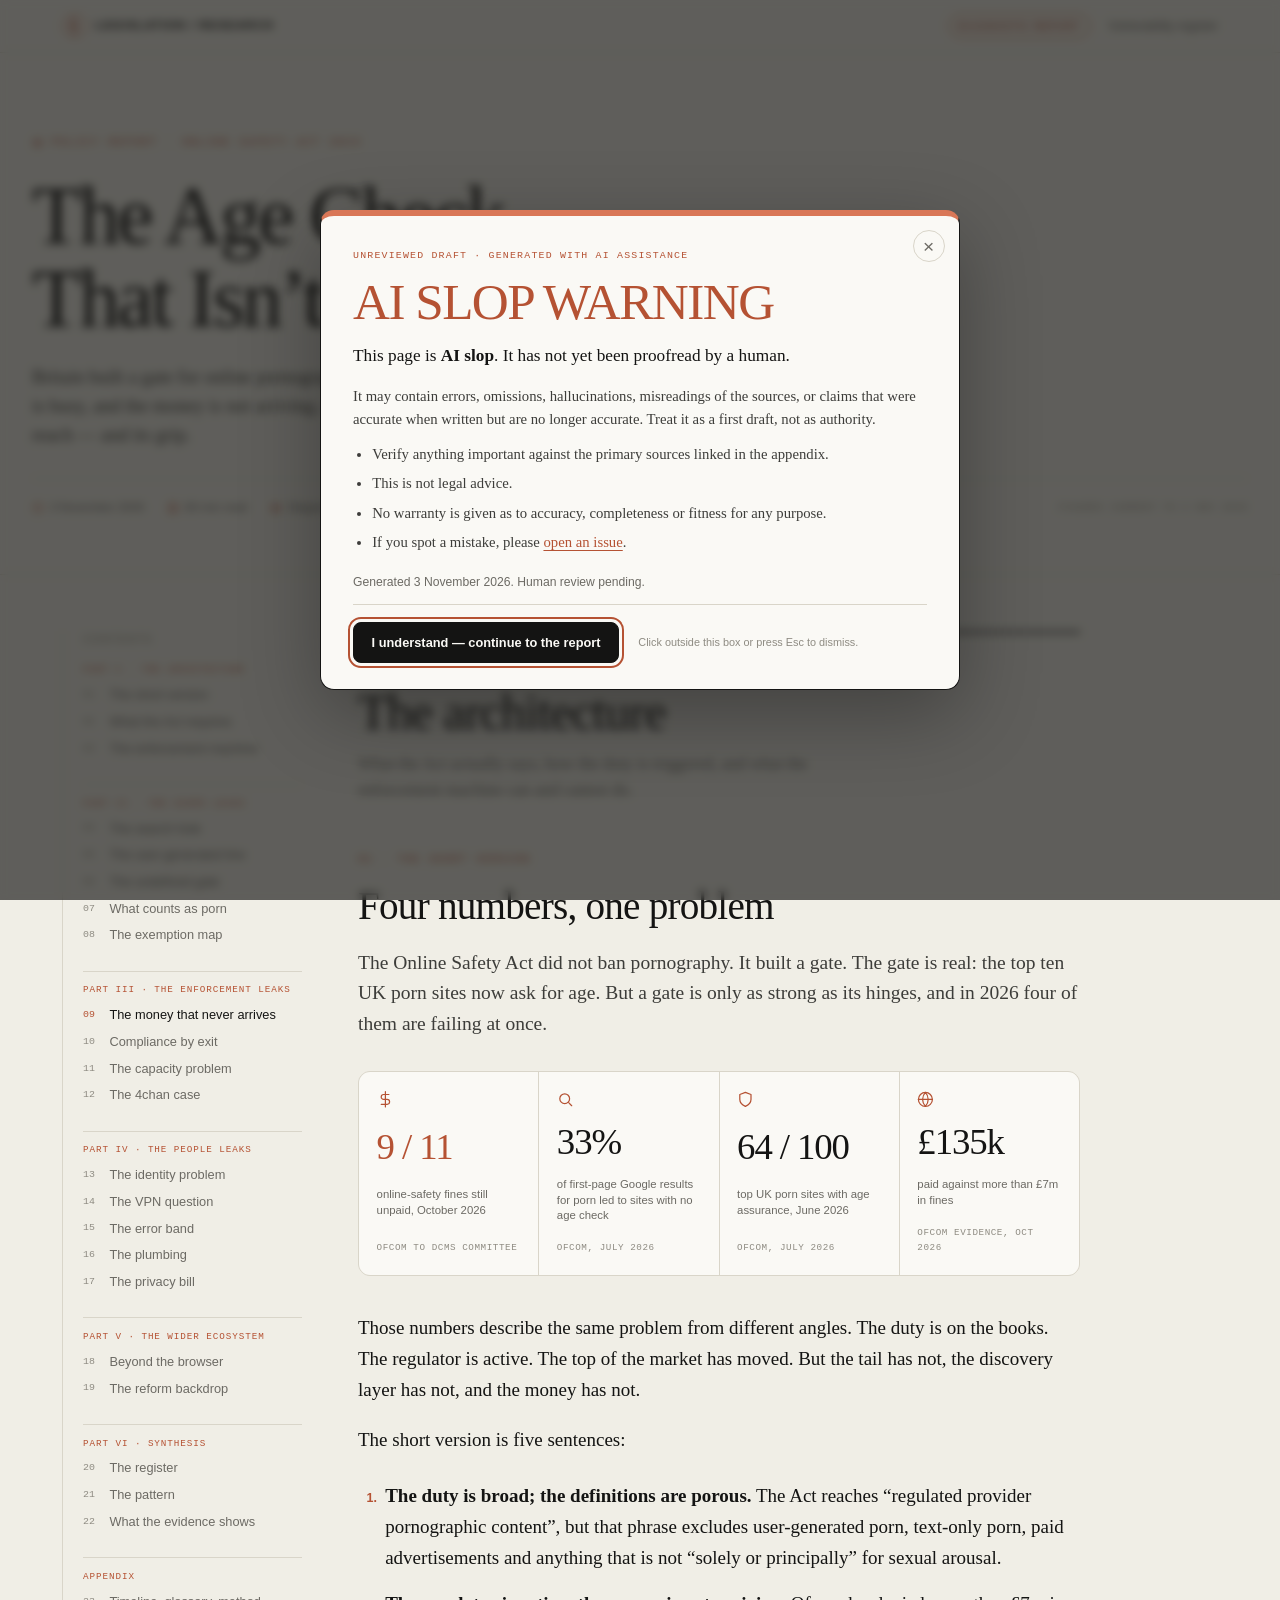
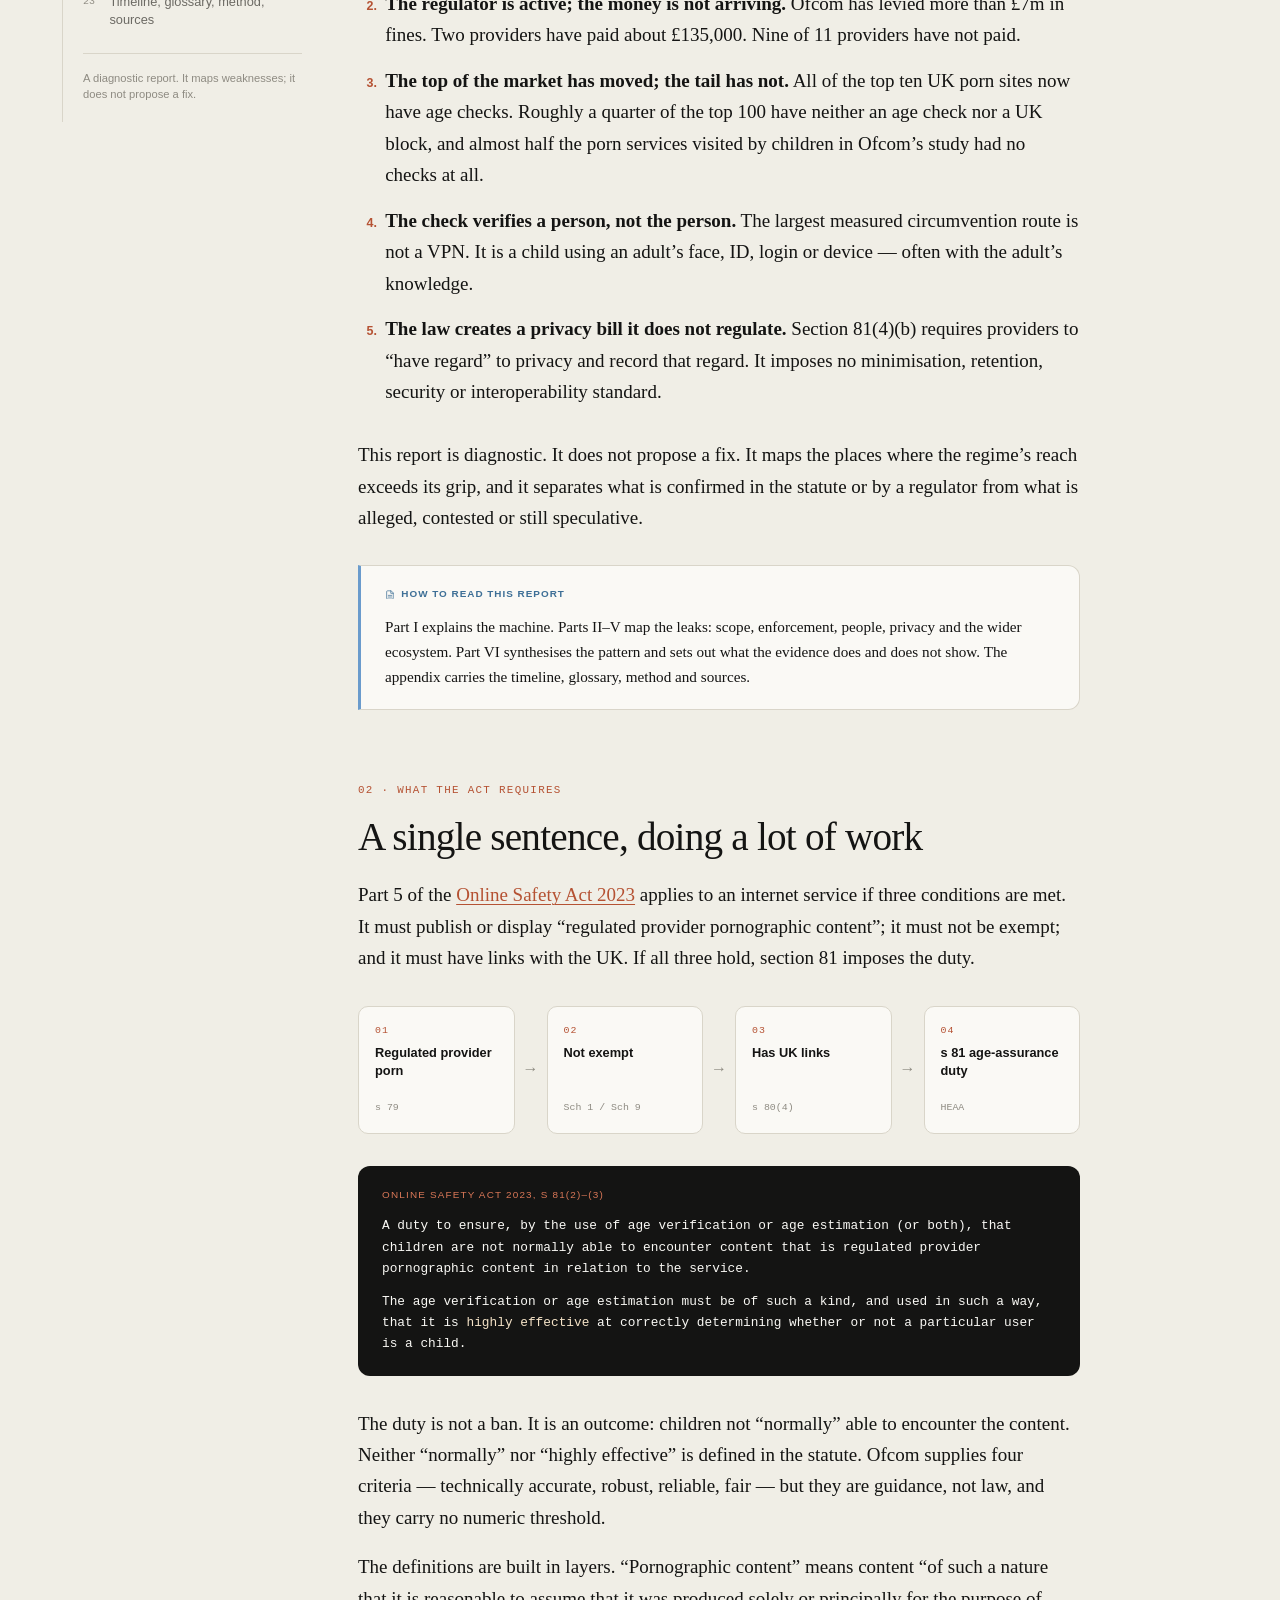
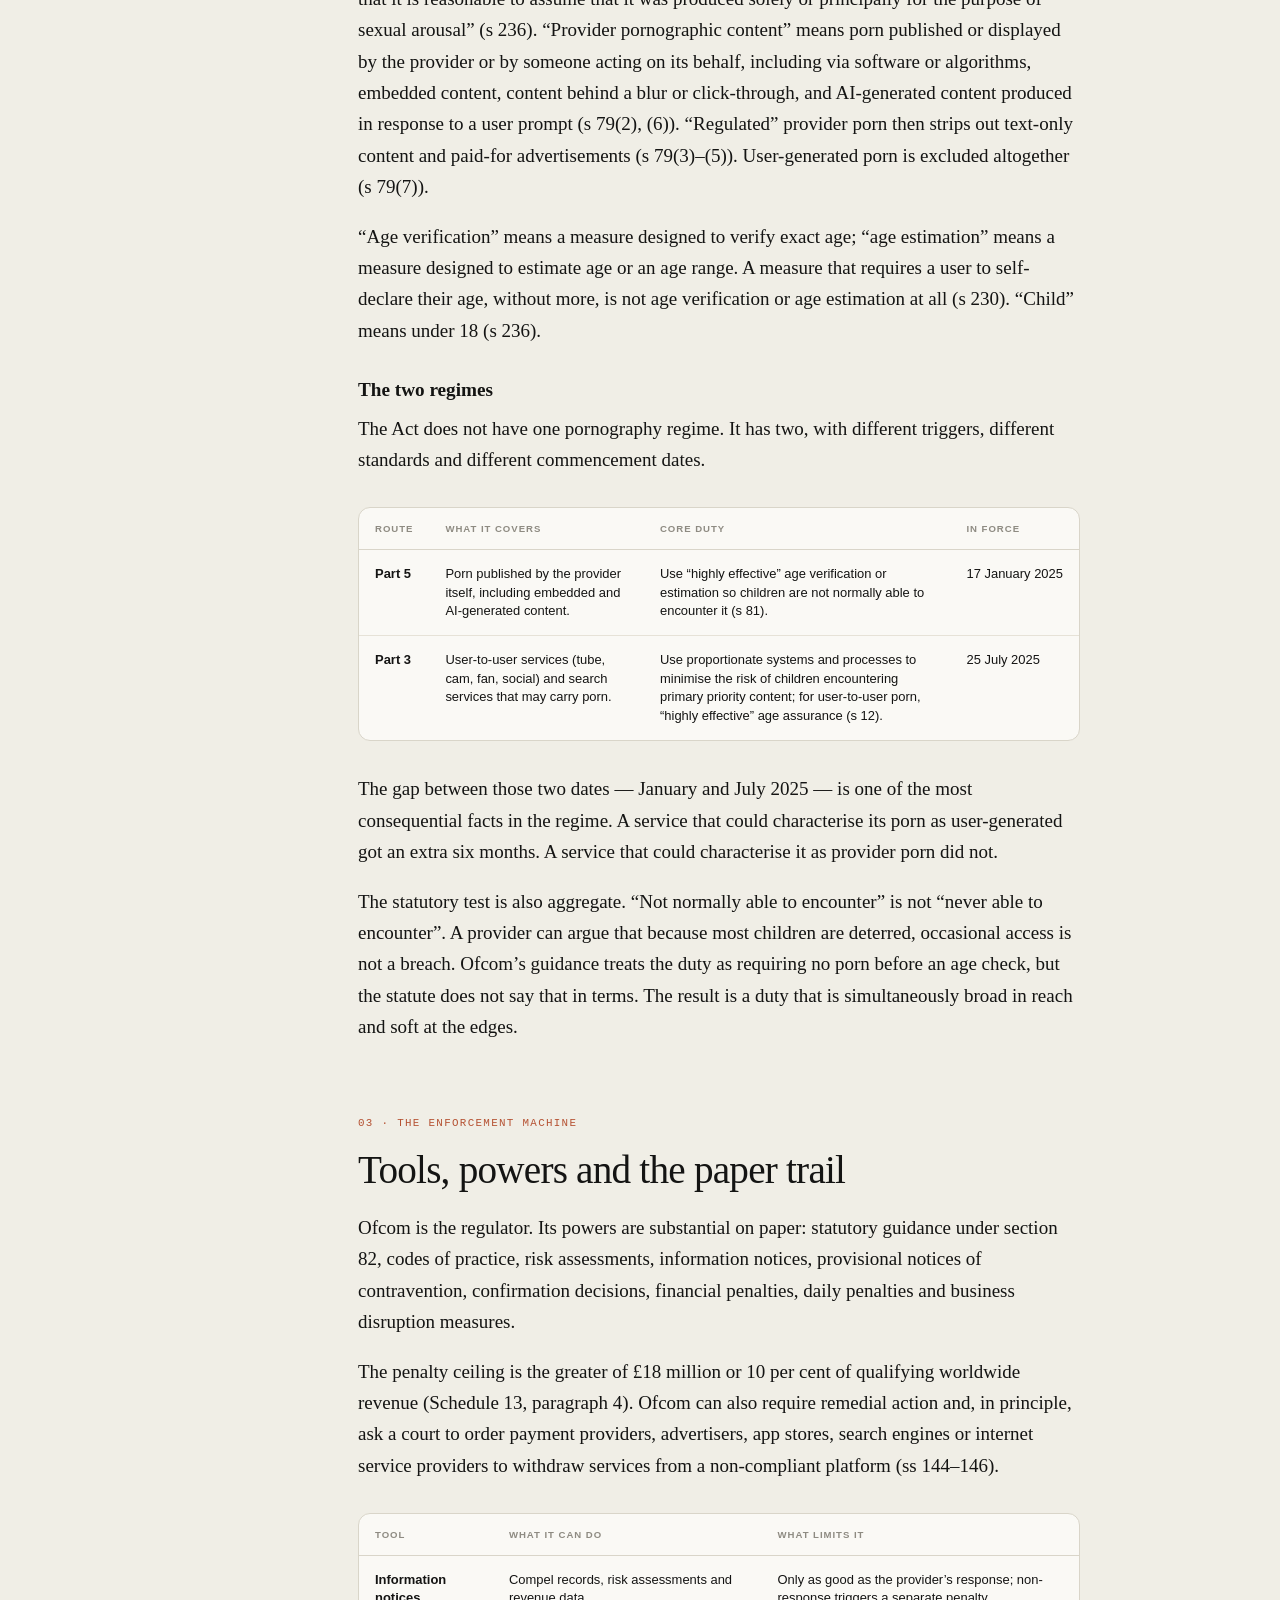
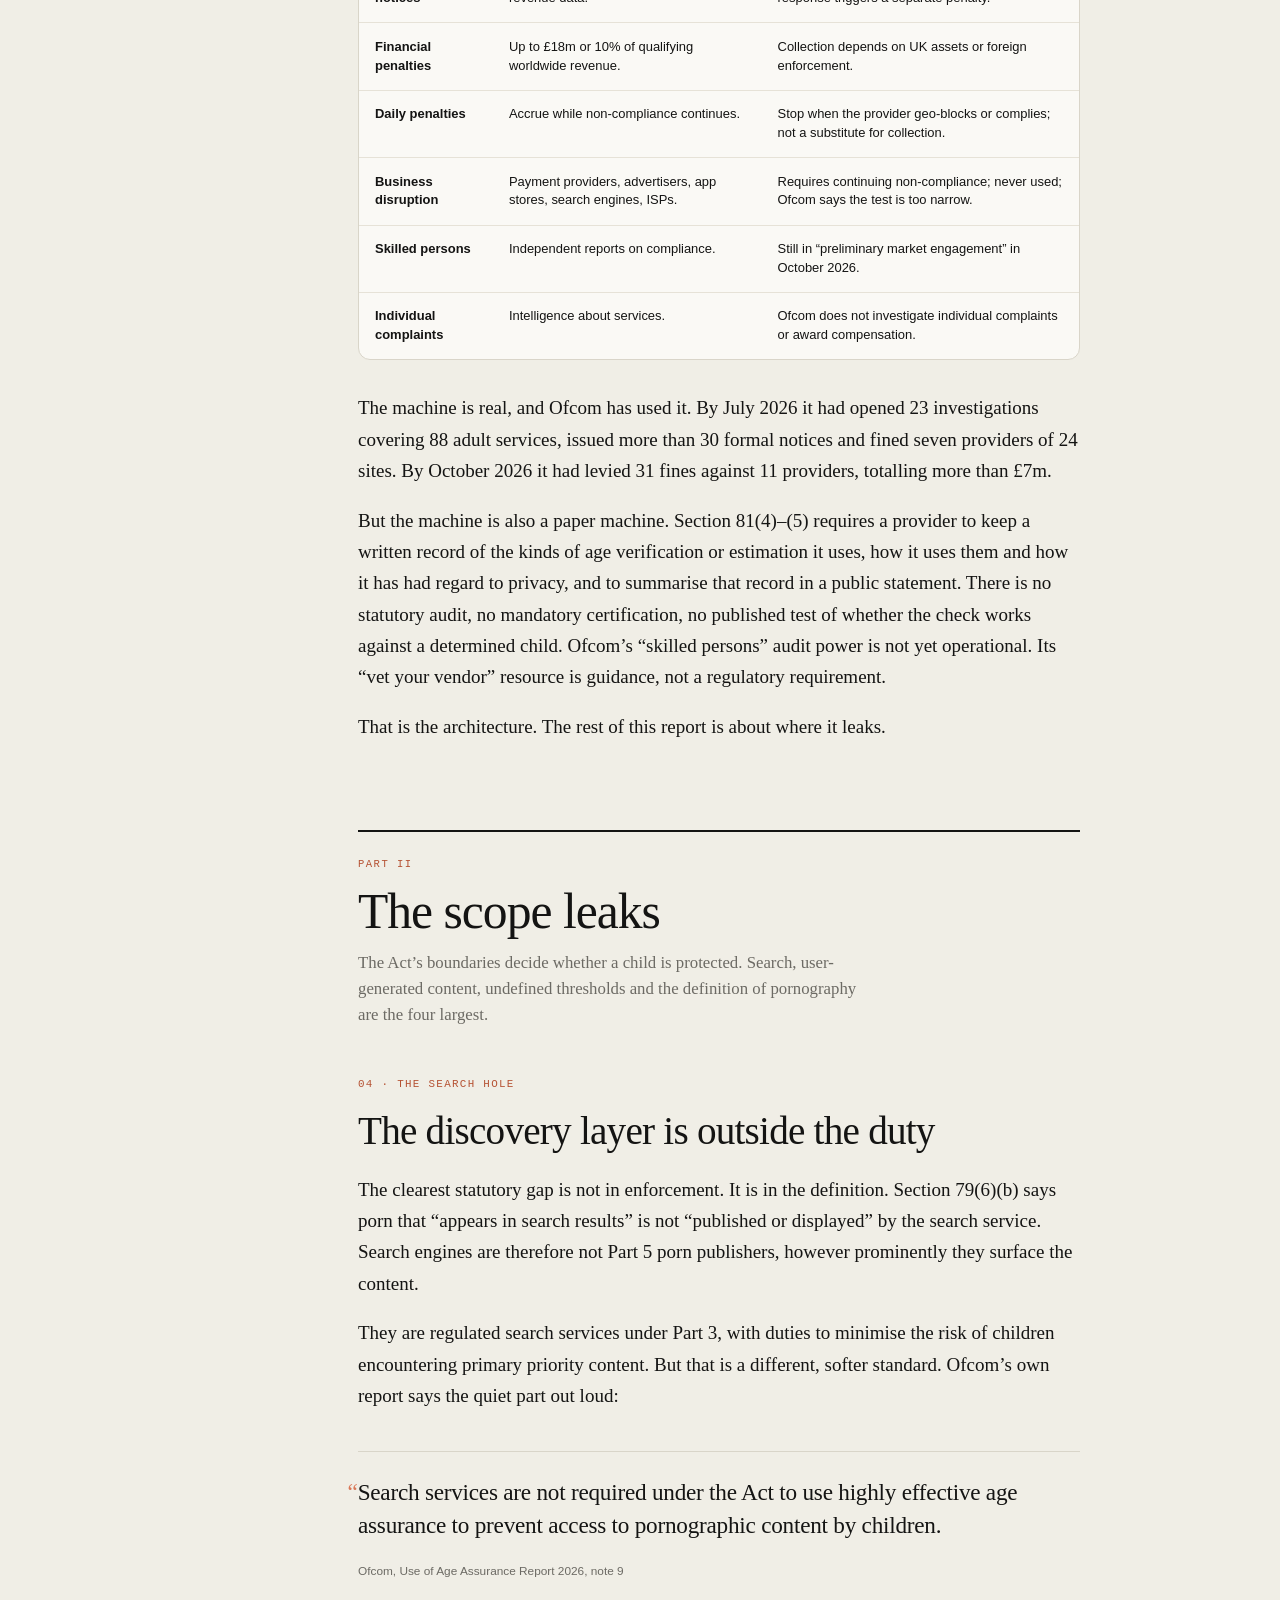
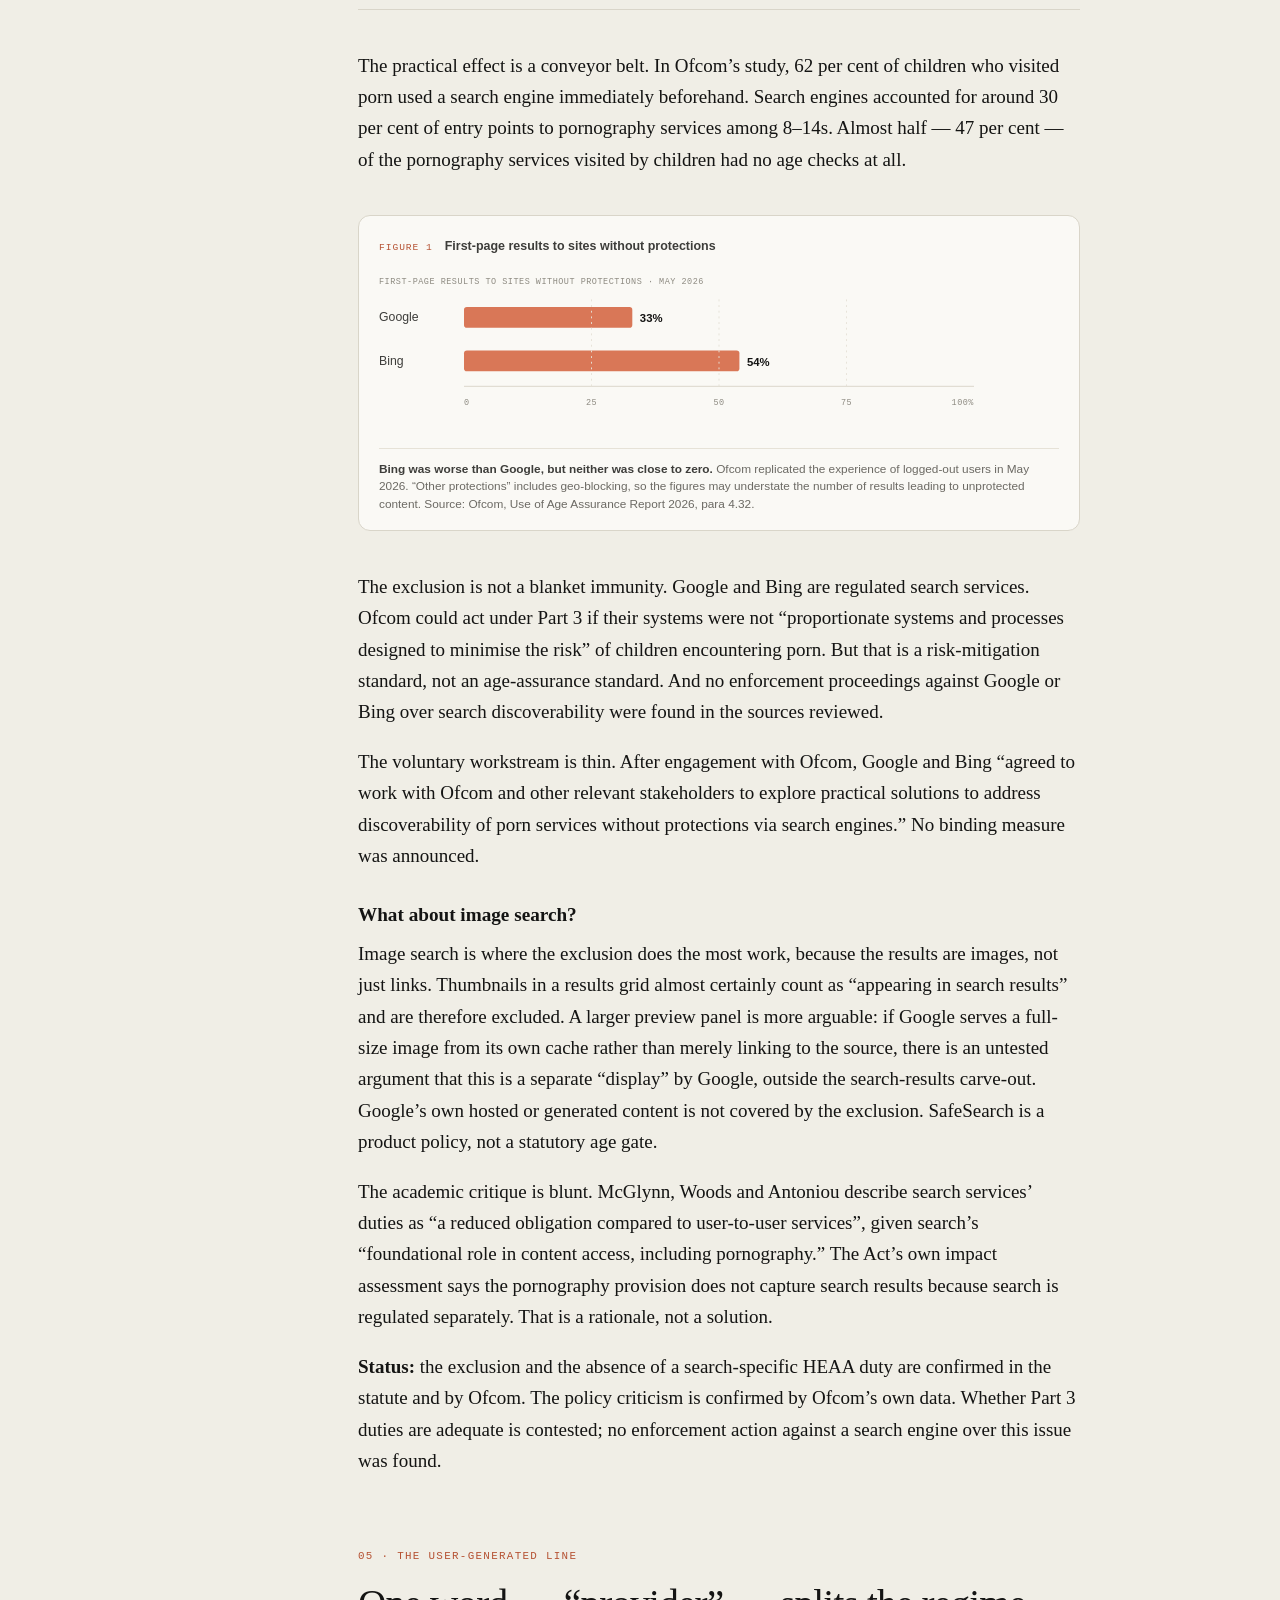
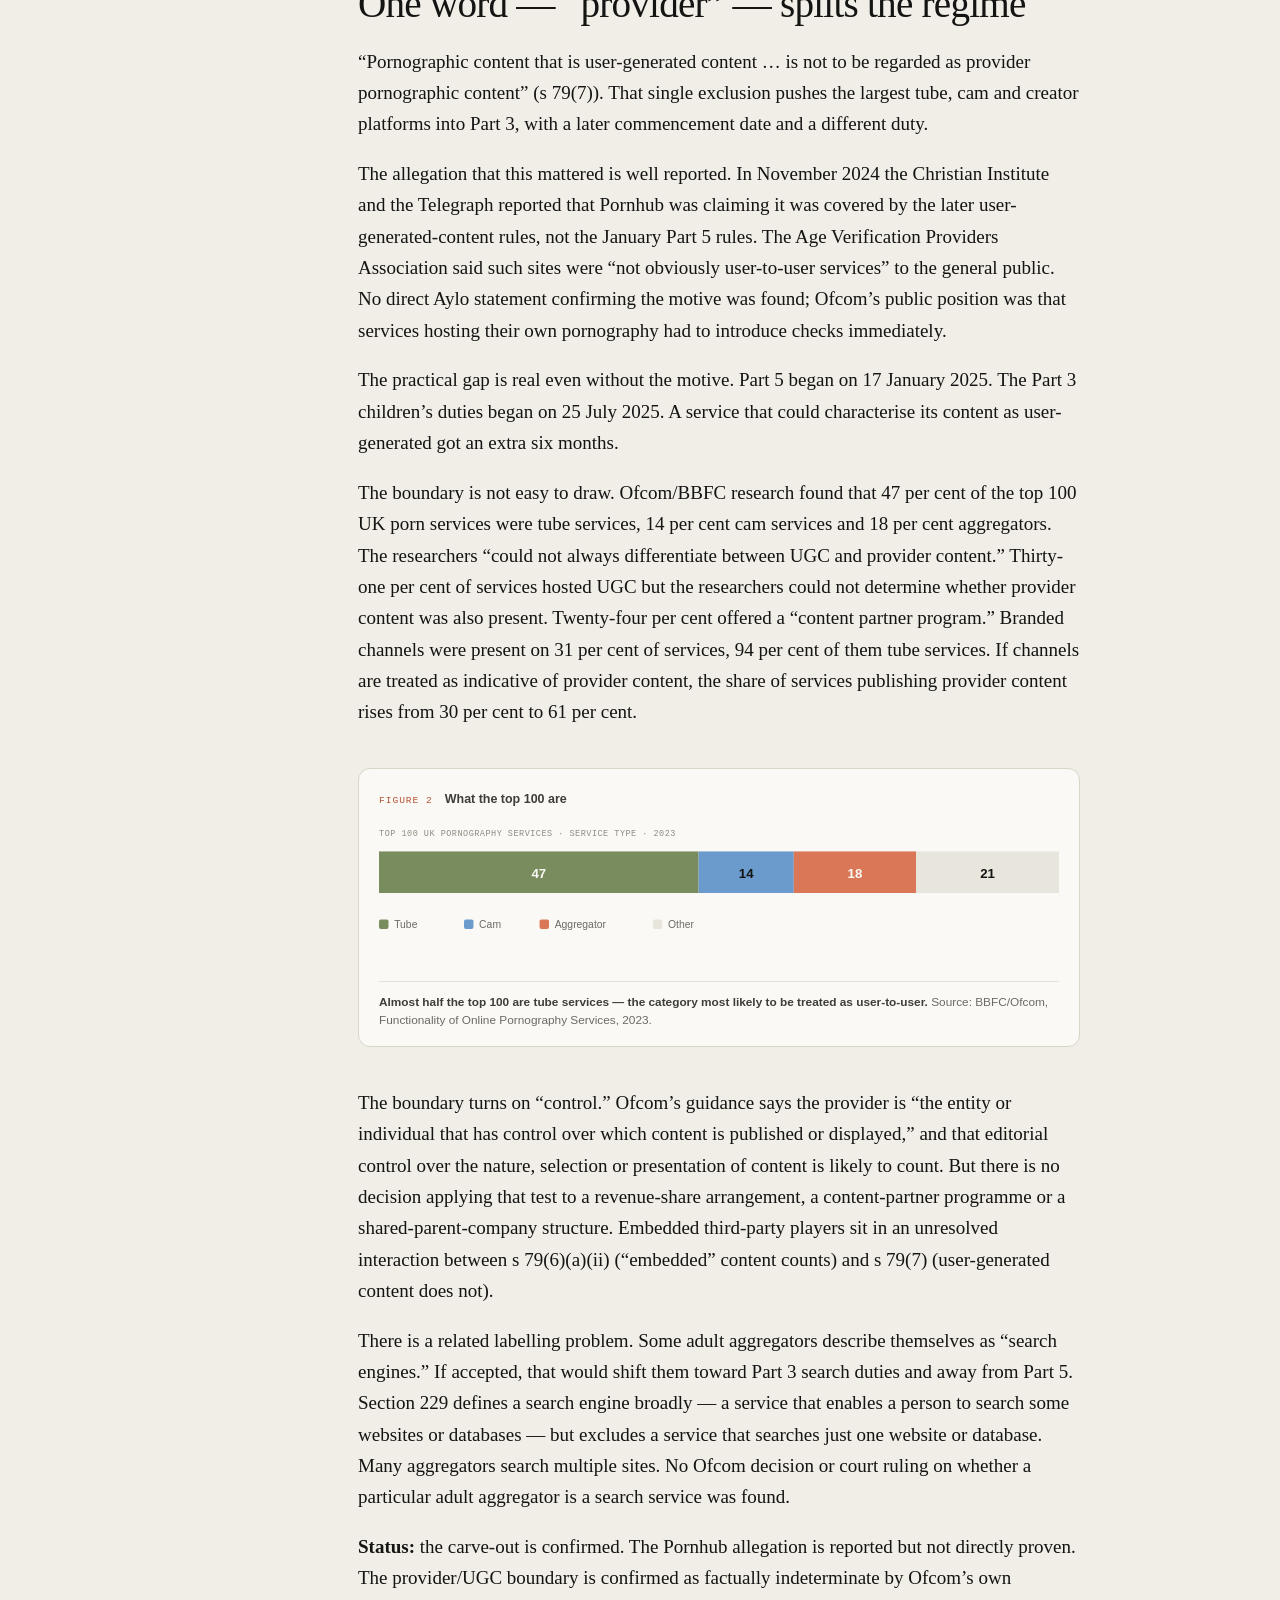
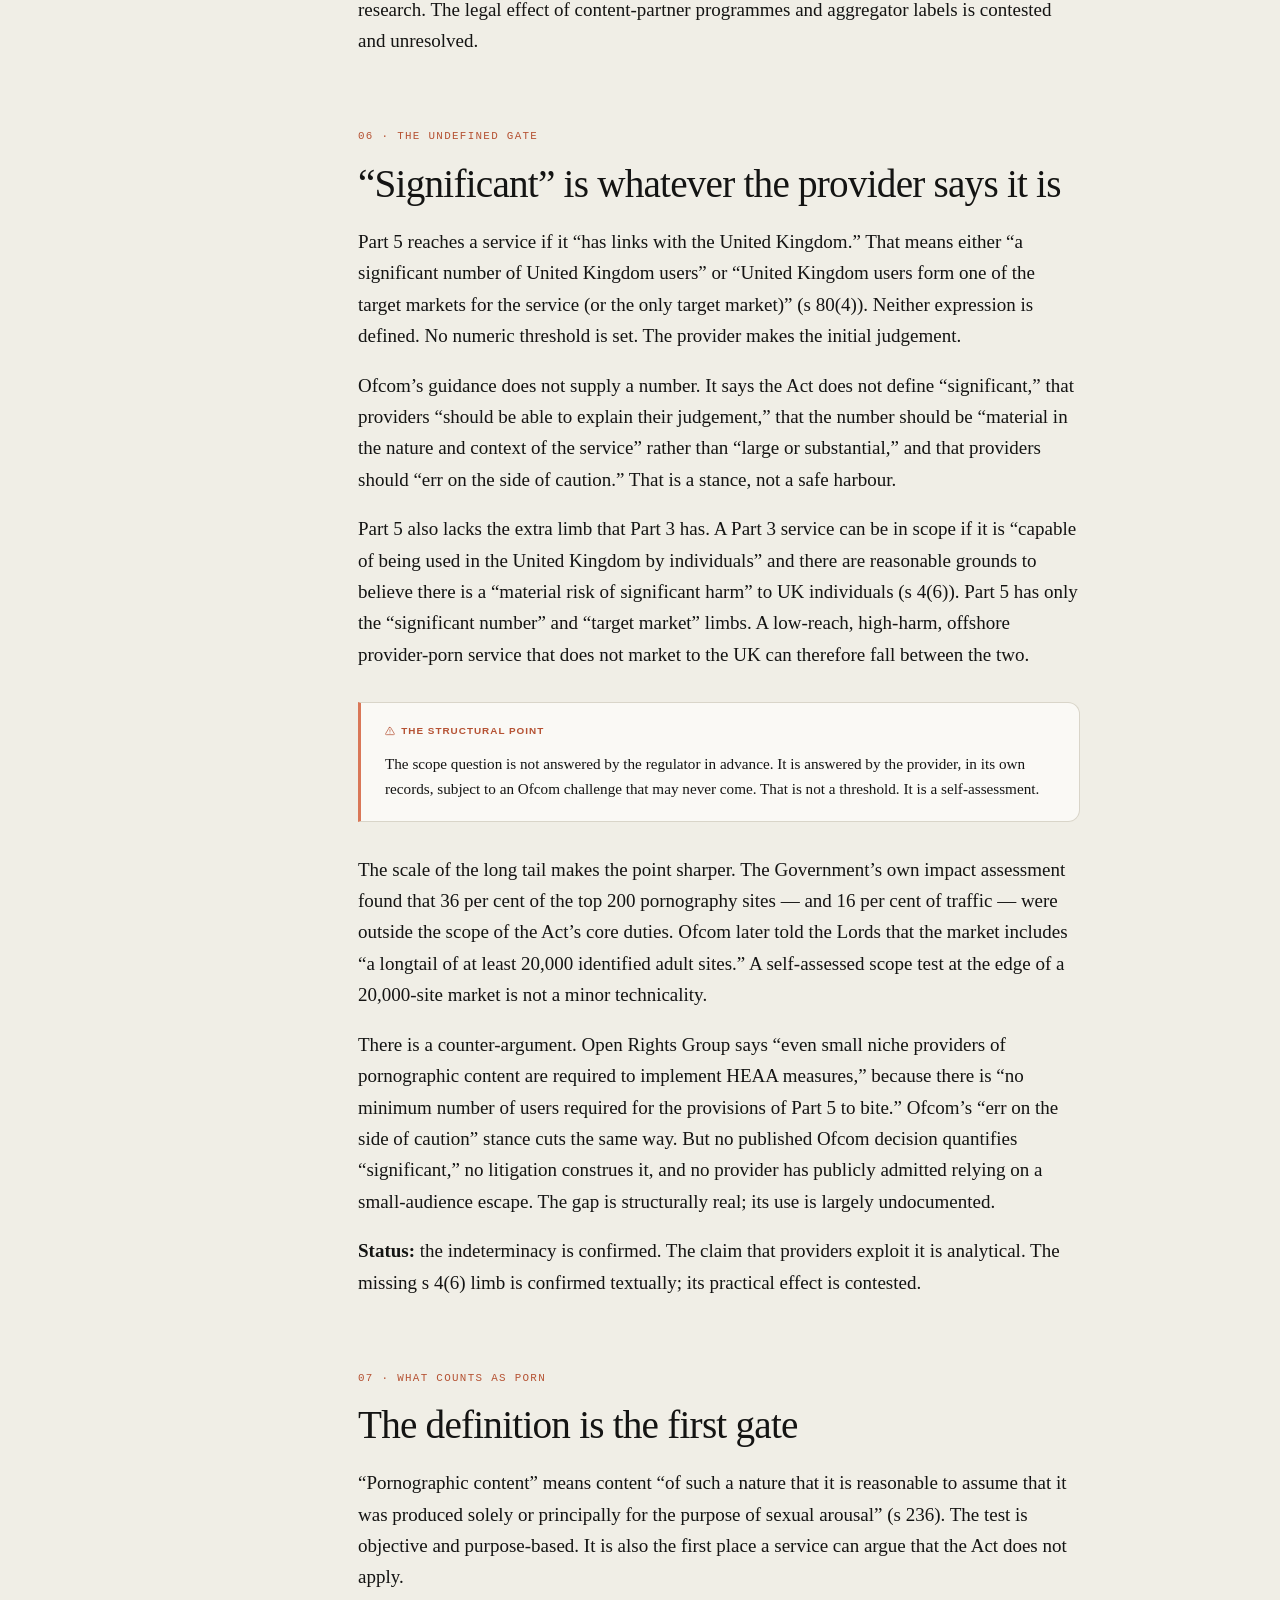
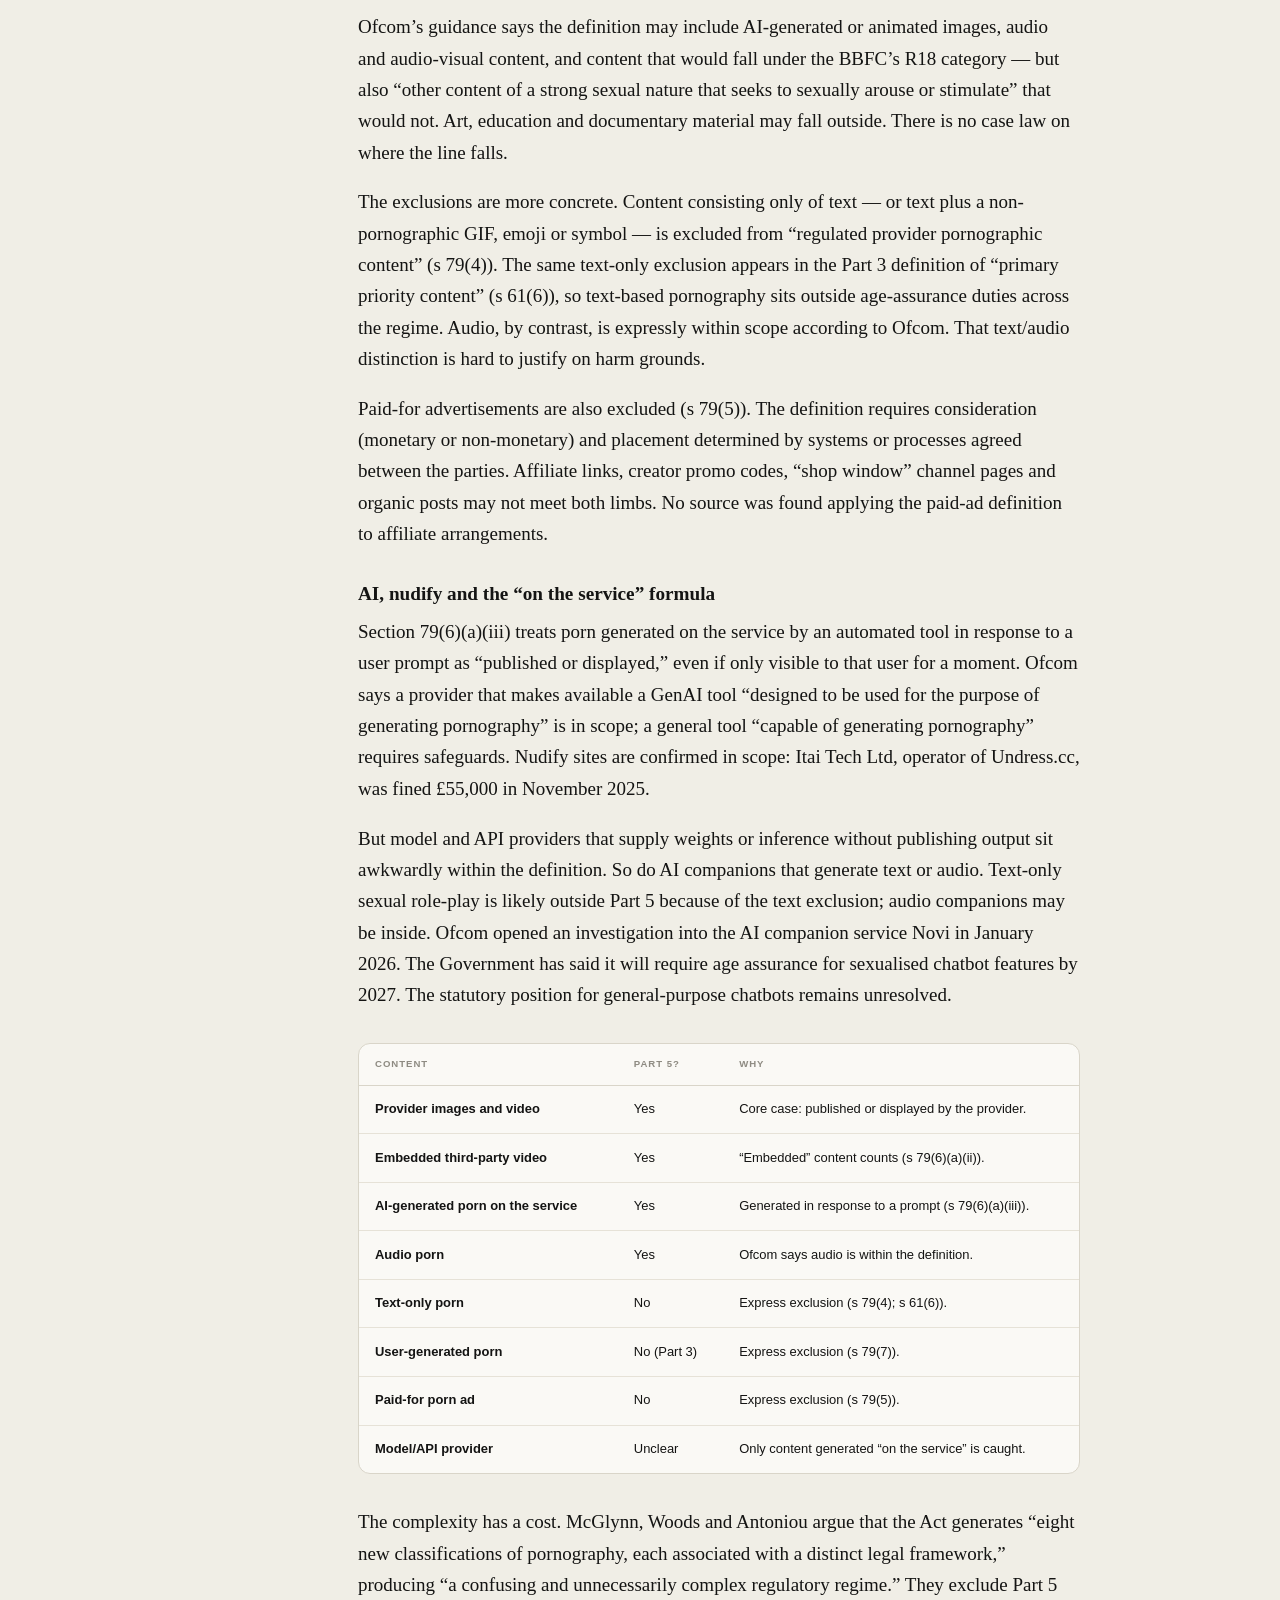
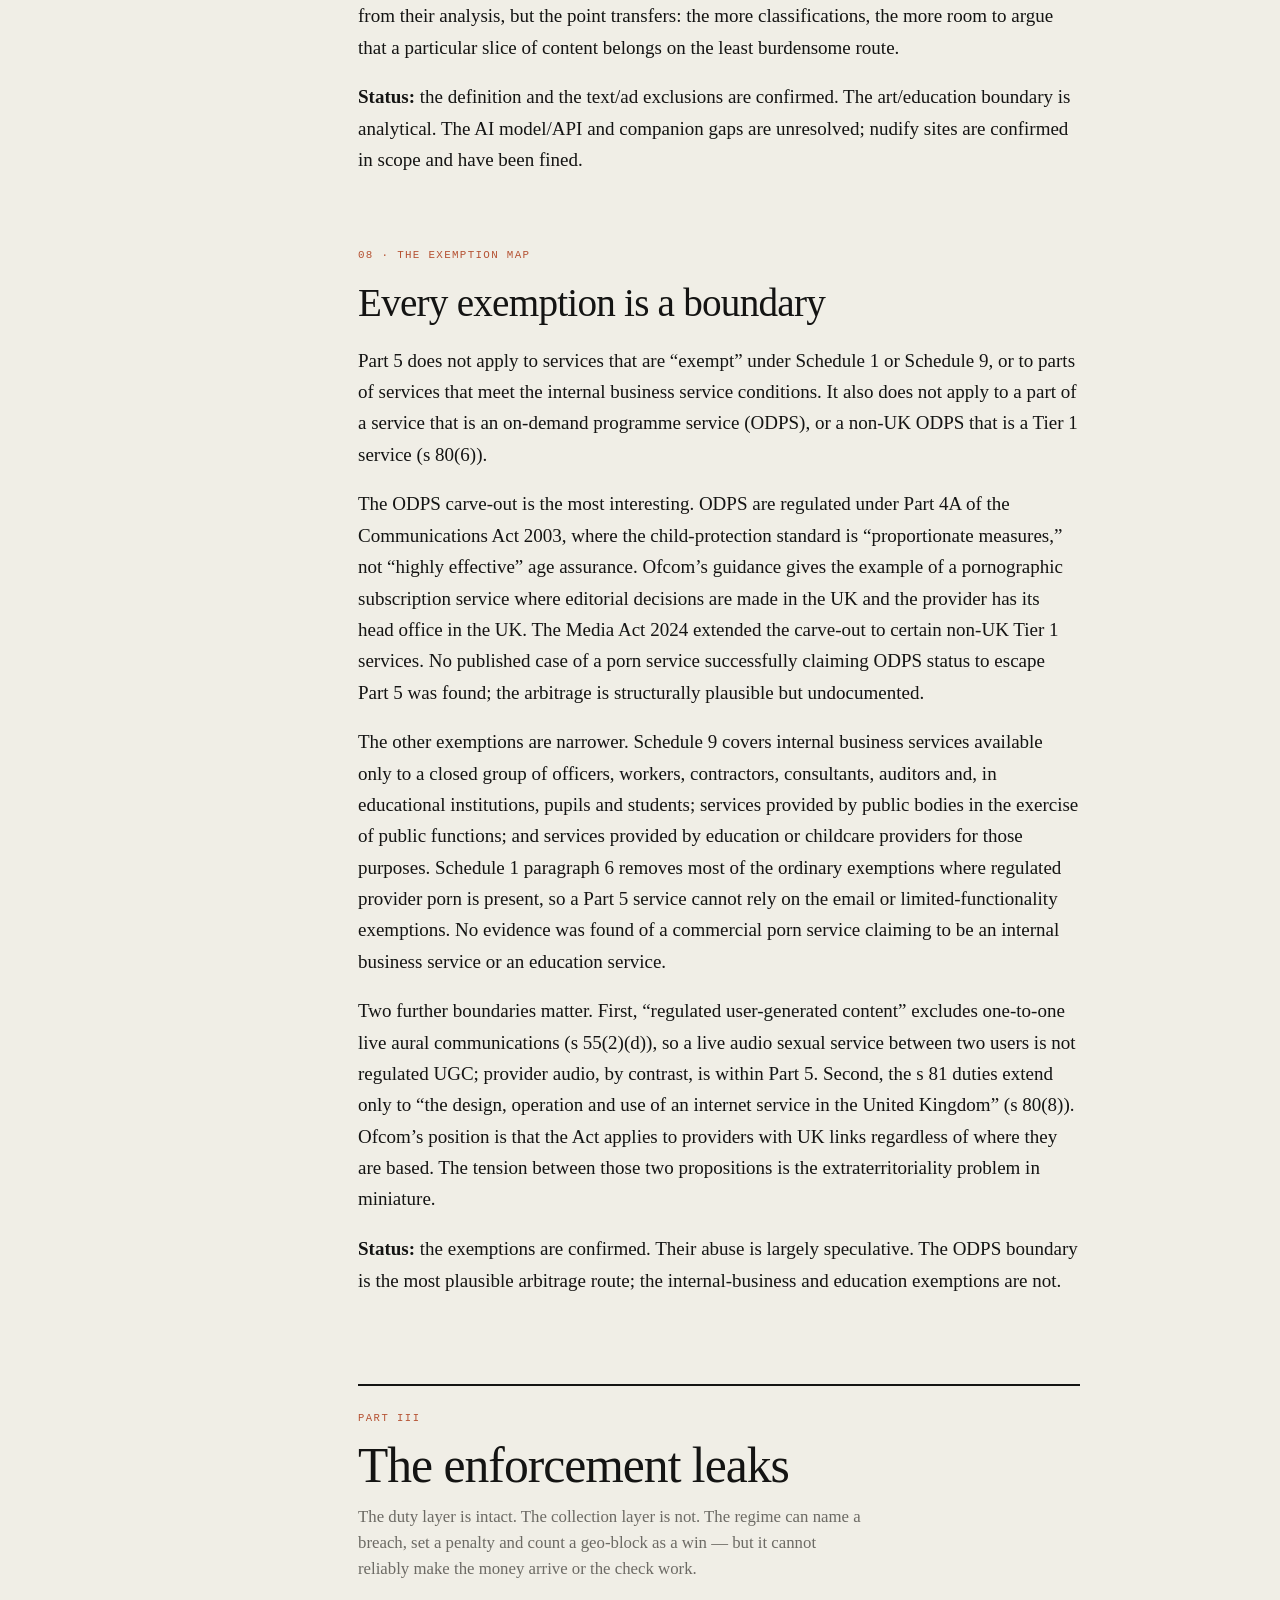
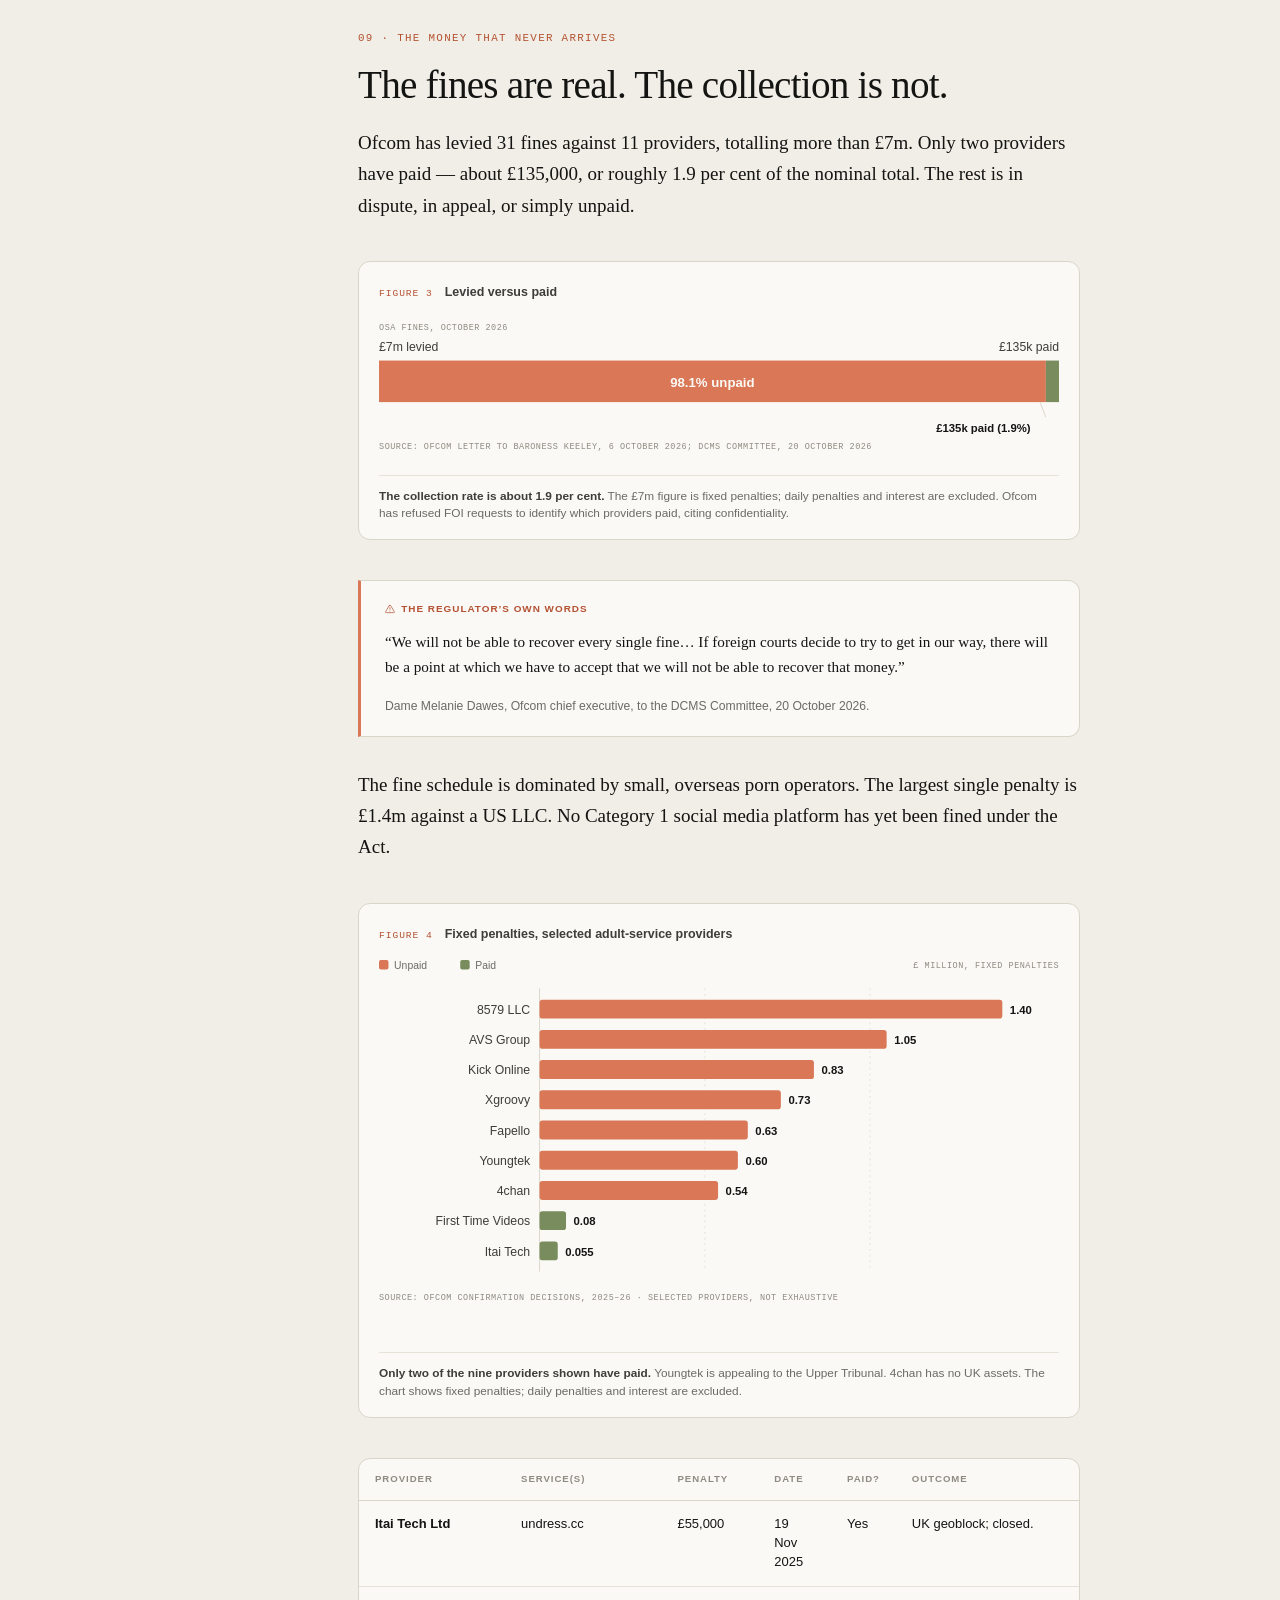
<file: docs/index.html>
<!DOCTYPE html>
<html lang="en-GB">
<head>
<meta charset="utf-8">
<meta name="viewport" content="width=device-width, initial-scale=1">
<title>The Age Check That Isn’t — a diagnostic report on the UK Online Safety Act</title>
<meta name="description" content="A diagnostic report on the legal weaknesses and vulnerabilities in the UK Online Safety Act 2023 age-verification regime for pornography.">
<meta name="theme-color" content="#f0eee6">
<link rel="canonical" href="https://porn.m30w.com/">
<meta property="og:type" content="article">
<meta property="og:title" content="The Age Check That Isn’t">
<meta property="og:description" content="A diagnostic map of the UK Online Safety Act 2023 age-verification regime — its reach, its grip, and where it leaks.">
<meta property="og:url" content="https://porn.m30w.com/">
<meta name="twitter:card" content="summary">
<link rel="stylesheet" href="assets/css/report.css">
</head>
<body id="top">

<a class="skip" href="#main">Skip to content</a>

<svg class="icon-sprite" aria-hidden="true" focusable="false">
  <symbol id="i-scale" viewBox="0 0 24 24">
    <path d="M12 3v18"></path><path d="M5 7h14"></path>
    <path d="M5 7l-3 7a3 3 0 0 0 6 0z"></path><path d="M19 7l3 7a3 3 0 0 1-6 0z"></path>
    <path d="M8 21h8"></path>
  </symbol>
  <symbol id="i-search" viewBox="0 0 24 24">
    <circle cx="11" cy="11" r="7"></circle><line x1="21" y1="21" x2="16.65" y2="16.65"></line>
  </symbol>
  <symbol id="i-shield" viewBox="0 0 24 24">
    <path d="M12 22s8-4 8-10V5l-8-3-8 3v7c0 6 8 10 8 10z"></path>
  </symbol>
  <symbol id="i-alert" viewBox="0 0 24 24">
    <path d="M10.29 3.86L1.82 18a2 2 0 0 0 1.71 3h16.94a2 2 0 0 0 1.71-3L13.71 3.86a2 2 0 0 0-3.42 0z"></path>
    <line x1="12" y1="9" x2="12" y2="13"></line><line x1="12" y1="17" x2="12.01" y2="17"></line>
  </symbol>
  <symbol id="i-file" viewBox="0 0 24 24">
    <path d="M14 2H6a2 2 0 0 0-2 2v16a2 2 0 0 0 2 2h12a2 2 0 0 0 2-2V8z"></path>
    <polyline points="14 2 14 8 20 8"></polyline>
    <line x1="16" y1="13" x2="8" y2="13"></line><line x1="16" y1="17" x2="8" y2="17"></line>
  </symbol>
  <symbol id="i-clock" viewBox="0 0 24 24">
    <circle cx="12" cy="12" r="10"></circle><polyline points="12 6 12 12 16 14"></polyline>
  </symbol>
  <symbol id="i-dollar" viewBox="0 0 24 24">
    <line x1="12" y1="1" x2="12" y2="23"></line>
    <path d="M17 5H9.5a3.5 3.5 0 0 0 0 7h5a3.5 3.5 0 0 1 0 7H6"></path>
  </symbol>
  <symbol id="i-globe" viewBox="0 0 24 24">
    <circle cx="12" cy="12" r="10"></circle><line x1="2" y1="12" x2="22" y2="12"></line>
    <path d="M12 2a15.3 15.3 0 0 1 4 10 15.3 15.3 0 0 1-4 10 15.3 15.3 0 0 1-4-10 15.3 15.3 0 0 1 4-10z"></path>
  </symbol>
  <symbol id="i-lock" viewBox="0 0 24 24">
    <rect x="3" y="11" width="18" height="11" rx="2" ry="2"></rect><path d="M7 11V7a5 5 0 0 1 10 0v4"></path>
  </symbol>
  <symbol id="i-arrow" viewBox="0 0 24 24">
    <line x1="7" y1="17" x2="17" y2="7"></line><polyline points="7 7 17 7 17 17"></polyline>
  </symbol>
</svg>

<div class="topbar">
  <div class="topbar-inner">
    <a class="wordmark" href="#top"><span class="wordmark-mark">§</span> Legislation / Research</a>
    <div class="topbar-right">
      <span class="badge">Diagnostic report</span>
      <a class="topbar-link" href="#register">Vulnerability register</a>
    </div>
  </div>
</div>

<header class="masthead">
  <div class="masthead-inner">
    <p class="kicker"><svg class="icon" aria-hidden="true"><use href="#i-scale"></use></svg> Policy report · Online Safety Act 2023</p>
    <h1>The Age Check That Isn’t</h1>
    <p class="deck">Britain built a gate for online pornography. The statute is broad, the regulator is busy, and the money is not arriving. A diagnostic map of the regime’s reach — and its grip.</p>
    <div class="meta-row">
      <span><svg class="icon" aria-hidden="true"><use href="#i-clock"></use></svg> 3 November 2026</span>
      <span><svg class="icon" aria-hidden="true"><use href="#i-file"></use></svg> 60 min read</span>
      <span><svg class="icon" aria-hidden="true"><use href="#i-scale"></use></svg> Diagnostic report</span>
      <span class="meta-note">Figures current to 2 Nov 2026</span>
    </div>
  </div>
</header>

<div class="layout">

  <aside class="toc" aria-label="Contents">
    <p class="toc-title">Contents</p>
    <ol>
      <li class="toc-part">Part I · The architecture</li>
      <li><a href="#short" class="is-active">The short version</a></li>
      <li><a href="#architecture">What the Act requires</a></li>
      <li><a href="#machine">The enforcement machine</a></li>

      <li class="toc-part">Part II · The scope leaks</li>
      <li><a href="#search">The search hole</a></li>
      <li><a href="#ugc">The user-generated line</a></li>
      <li><a href="#gate">The undefined gate</a></li>
      <li><a href="#porn">What counts as porn</a></li>
      <li><a href="#exemptions">The exemption map</a></li>

      <li class="toc-part">Part III · The enforcement leaks</li>
      <li><a href="#money">The money that never arrives</a></li>
      <li><a href="#exit">Compliance by exit</a></li>
      <li><a href="#capacity">The capacity problem</a></li>
      <li><a href="#fourchan">The 4chan case</a></li>

      <li class="toc-part">Part IV · The people leaks</li>
      <li><a href="#identity">The identity problem</a></li>
      <li><a href="#vpn">The VPN question</a></li>
      <li><a href="#error">The error band</a></li>
      <li><a href="#plumbing">The plumbing</a></li>
      <li><a href="#privacy">The privacy bill</a></li>

      <li class="toc-part">Part V · The wider ecosystem</li>
      <li><a href="#ecosystem">Beyond the browser</a></li>
      <li><a href="#reform">The reform backdrop</a></li>

      <li class="toc-part">Part VI · Synthesis</li>
      <li><a href="#register">The register</a></li>
      <li><a href="#pattern">The pattern</a></li>
      <li><a href="#evidence">What the evidence shows</a></li>

      <li class="toc-part">Appendix</li>
      <li><a href="#appendix">Timeline, glossary, method, sources</a></li>
    </ol>
    <p class="toc-note">A diagnostic report. It maps weaknesses; it does not propose a fix.</p>
  </aside>

  <main id="main" tabindex="-1">
    <article>

      <div class="part">
        <p class="part-label">Part I</p>
        <h2>The architecture</h2>
        <p class="part-deck">What the Act actually says, how the duty is triggered, and what the enforcement machine can and cannot do.</p>
      </div>

      <section id="short">
        <p class="section-label">01 · The short version</p>
        <h2>Four numbers, one problem</h2>
        <p class="lede">The Online Safety Act did not ban pornography. It built a gate. The gate is real: the top ten UK porn sites now ask for age. But a gate is only as strong as its hinges, and in 2026 four of them are failing at once.</p>

        <div class="stat-grid">
          <div class="stat stat--accent">
            <svg class="icon stat-icon" aria-hidden="true"><use href="#i-dollar"></use></svg>
            <div class="stat-value">9 / 11</div>
            <div class="stat-label">online-safety fines still unpaid, October 2026</div>
            <div class="stat-source">Ofcom to DCMS Committee</div>
          </div>
          <div class="stat">
            <svg class="icon stat-icon" aria-hidden="true"><use href="#i-search"></use></svg>
            <div class="stat-value">33%</div>
            <div class="stat-label">of first-page Google results for porn led to sites with no age check</div>
            <div class="stat-source">Ofcom, July 2026</div>
          </div>
          <div class="stat">
            <svg class="icon stat-icon" aria-hidden="true"><use href="#i-shield"></use></svg>
            <div class="stat-value">64 / 100</div>
            <div class="stat-label">top UK porn sites with age assurance, June 2026</div>
            <div class="stat-source">Ofcom, July 2026</div>
          </div>
          <div class="stat">
            <svg class="icon stat-icon" aria-hidden="true"><use href="#i-globe"></use></svg>
            <div class="stat-value">£135k</div>
            <div class="stat-label">paid against more than £7m in fines</div>
            <div class="stat-source">Ofcom evidence, Oct 2026</div>
          </div>
        </div>

        <p>Those numbers describe the same problem from different angles. The duty is on the books. The regulator is active. The top of the market has moved. But the tail has not, the discovery layer has not, and the money has not.</p>

        <p>The short version is five sentences:</p>

        <ol class="short-list">
          <li><strong>The duty is broad; the definitions are porous.</strong> The Act reaches “regulated provider pornographic content”, but that phrase excludes user-generated porn, text-only porn, paid advertisements and anything that is not “solely or principally” for sexual arousal.</li>
          <li><strong>The regulator is active; the money is not arriving.</strong> Ofcom has levied more than £7m in fines. Two providers have paid about £135,000. Nine of 11 providers have not paid.</li>
          <li><strong>The top of the market has moved; the tail has not.</strong> All of the top ten UK porn sites now have age checks. Roughly a quarter of the top 100 have neither an age check nor a UK block, and almost half the porn services visited by children in Ofcom’s study had no checks at all.</li>
          <li><strong>The check verifies a person, not the person.</strong> The largest measured circumvention route is not a VPN. It is a child using an adult’s face, ID, login or device — often with the adult’s knowledge.</li>
          <li><strong>The law creates a privacy bill it does not regulate.</strong> Section 81(4)(b) requires providers to “have regard” to privacy and record that regard. It imposes no minimisation, retention, security or interoperability standard.</li>
        </ol>

        <p>This report is diagnostic. It does not propose a fix. It maps the places where the regime’s reach exceeds its grip, and it separates what is confirmed in the statute or by a regulator from what is alleged, contested or still speculative.</p>

        <div class="callout callout--note">
          <p class="callout-label"><svg class="icon" aria-hidden="true"><use href="#i-file"></use></svg> How to read this report</p>
          <p>Part I explains the machine. Parts II–V map the leaks: scope, enforcement, people, privacy and the wider ecosystem. Part VI synthesises the pattern and sets out what the evidence does and does not show. The appendix carries the timeline, glossary, method and sources.</p>
        </div>
      </section>

      <section id="architecture">
        <p class="section-label">02 · What the Act requires</p>
        <h2>A single sentence, doing a lot of work</h2>
        <p>Part 5 of the <a href="https://www.legislation.gov.uk/ukpga/2023/50/part/5">Online Safety Act 2023</a> applies to an internet service if three conditions are met. It must publish or display “regulated provider pornographic content”; it must not be exempt; and it must have links with the UK. If all three hold, section 81 imposes the duty.</p>

        <div class="gate" aria-label="The Part 5 gateway">
          <div class="gate-step">
            <span class="gate-num">01</span>
            <strong>Regulated provider porn</strong>
            <small>s 79</small>
          </div>
          <div class="gate-arrow" aria-hidden="true">→</div>
          <div class="gate-step">
            <span class="gate-num">02</span>
            <strong>Not exempt</strong>
            <small>Sch 1 / Sch 9</small>
          </div>
          <div class="gate-arrow" aria-hidden="true">→</div>
          <div class="gate-step">
            <span class="gate-num">03</span>
            <strong>Has UK links</strong>
            <small>s 80(4)</small>
          </div>
          <div class="gate-arrow" aria-hidden="true">→</div>
          <div class="gate-step">
            <span class="gate-num">04</span>
            <strong>s 81 age-assurance duty</strong>
            <small>HEAA</small>
          </div>
        </div>

        <div class="statute">
          <span class="statute-label">Online Safety Act 2023, s 81(2)–(3)</span>
          <p>A duty to ensure, by the use of age verification or age estimation (or both), that children are not normally able to encounter content that is regulated provider pornographic content in relation to the service.</p>
          <p>The age verification or age estimation must be of such a kind, and used in such a way, that it is <em>highly effective</em> at correctly determining whether or not a particular user is a child.</p>
        </div>

        <p>The duty is not a ban. It is an outcome: children not “normally” able to encounter the content. Neither “normally” nor “highly effective” is defined in the statute. Ofcom supplies four criteria — technically accurate, robust, reliable, fair — but they are guidance, not law, and they carry no numeric threshold.</p>

        <p>The definitions are built in layers. “Pornographic content” means content “of such a nature that it is reasonable to assume that it was produced solely or principally for the purpose of sexual arousal” (s 236). “Provider pornographic content” means porn published or displayed by the provider or by someone acting on its behalf, including via software or algorithms, embedded content, content behind a blur or click-through, and AI-generated content produced in response to a user prompt (s 79(2), (6)). “Regulated” provider porn then strips out text-only content and paid-for advertisements (s 79(3)–(5)). User-generated porn is excluded altogether (s 79(7)).</p>

        <p>“Age verification” means a measure designed to verify exact age; “age estimation” means a measure designed to estimate age or an age range. A measure that requires a user to self-declare their age, without more, is not age verification or age estimation at all (s 230). “Child” means under 18 (s 236).</p>

        <h3>The two regimes</h3>
        <p>The Act does not have one pornography regime. It has two, with different triggers, different standards and different commencement dates.</p>

        <div class="table-wrap">
          <table>
            <thead>
              <tr><th scope="col">Route</th><th scope="col">What it covers</th><th scope="col">Core duty</th><th scope="col">In force</th></tr>
            </thead>
            <tbody>
              <tr>
                <td><span class="reg-name">Part 5</span></td>
                <td>Porn published by the provider itself, including embedded and AI-generated content.</td>
                <td>Use “highly effective” age verification or estimation so children are not normally able to encounter it (s 81).</td>
                <td class="nowrap">17 January 2025</td>
              </tr>
              <tr>
                <td><span class="reg-name">Part 3</span></td>
                <td>User-to-user services (tube, cam, fan, social) and search services that may carry porn.</td>
                <td>Use proportionate systems and processes to minimise the risk of children encountering primary priority content; for user-to-user porn, “highly effective” age assurance (s 12).</td>
                <td class="nowrap">25 July 2025</td>
              </tr>
            </tbody>
          </table>
        </div>

        <p>The gap between those two dates — January and July 2025 — is one of the most consequential facts in the regime. A service that could characterise its porn as user-generated got an extra six months. A service that could characterise it as provider porn did not.</p>

        <p>The statutory test is also aggregate. “Not normally able to encounter” is not “never able to encounter”. A provider can argue that because most children are deterred, occasional access is not a breach. Ofcom’s guidance treats the duty as requiring no porn before an age check, but the statute does not say that in terms. The result is a duty that is simultaneously broad in reach and soft at the edges.</p>
      </section>

      <section id="machine">
        <p class="section-label">03 · The enforcement machine</p>
        <h2>Tools, powers and the paper trail</h2>
        <p>Ofcom is the regulator. Its powers are substantial on paper: statutory guidance under section 82, codes of practice, risk assessments, information notices, provisional notices of contravention, confirmation decisions, financial penalties, daily penalties and business disruption measures.</p>

        <p>The penalty ceiling is the greater of £18 million or 10 per cent of qualifying worldwide revenue (Schedule 13, paragraph 4). Ofcom can also require remedial action and, in principle, ask a court to order payment providers, advertisers, app stores, search engines or internet service providers to withdraw services from a non-compliant platform (ss 144–146).</p>

        <div class="table-wrap">
          <table>
            <thead>
              <tr><th scope="col">Tool</th><th scope="col">What it can do</th><th scope="col">What limits it</th></tr>
            </thead>
            <tbody>
              <tr><td><span class="reg-name">Information notices</span></td><td>Compel records, risk assessments and revenue data.</td><td>Only as good as the provider’s response; non-response triggers a separate penalty.</td></tr>
              <tr><td><span class="reg-name">Financial penalties</span></td><td>Up to £18m or 10% of qualifying worldwide revenue.</td><td>Collection depends on UK assets or foreign enforcement.</td></tr>
              <tr><td><span class="reg-name">Daily penalties</span></td><td>Accrue while non-compliance continues.</td><td>Stop when the provider geo-blocks or complies; not a substitute for collection.</td></tr>
              <tr><td><span class="reg-name">Business disruption</span></td><td>Payment providers, advertisers, app stores, search engines, ISPs.</td><td>Requires continuing non-compliance; never used; Ofcom says the test is too narrow.</td></tr>
              <tr><td><span class="reg-name">Skilled persons</span></td><td>Independent reports on compliance.</td><td>Still in “preliminary market engagement” in October 2026.</td></tr>
              <tr><td><span class="reg-name">Individual complaints</span></td><td>Intelligence about services.</td><td>Ofcom does not investigate individual complaints or award compensation.</td></tr>
            </tbody>
          </table>
        </div>

        <p>The machine is real, and Ofcom has used it. By July 2026 it had opened 23 investigations covering 88 adult services, issued more than 30 formal notices and fined seven providers of 24 sites. By October 2026 it had levied 31 fines against 11 providers, totalling more than £7m.</p>

        <p>But the machine is also a paper machine. Section 81(4)–(5) requires a provider to keep a written record of the kinds of age verification or estimation it uses, how it uses them and how it has had regard to privacy, and to summarise that record in a public statement. There is no statutory audit, no mandatory certification, no published test of whether the check works against a determined child. Ofcom’s “skilled persons” audit power is not yet operational. Its “vet your vendor” resource is guidance, not a regulatory requirement.</p>

        <p>That is the architecture. The rest of this report is about where it leaks.</p>
      </section>

      <div class="part">
        <p class="part-label">Part II</p>
        <h2>The scope leaks</h2>
        <p class="part-deck">The Act’s boundaries decide whether a child is protected. Search, user-generated content, undefined thresholds and the definition of pornography are the four largest.</p>
      </div>

      <section id="search">
        <p class="section-label">04 · The search hole</p>
        <h2>The discovery layer is outside the duty</h2>
        <p>The clearest statutory gap is not in enforcement. It is in the definition. Section 79(6)(b) says porn that “appears in search results” is not “published or displayed” by the search service. Search engines are therefore not Part 5 porn publishers, however prominently they surface the content.</p>

        <p>They are regulated search services under Part 3, with duties to minimise the risk of children encountering primary priority content. But that is a different, softer standard. Ofcom’s own report says the quiet part out loud:</p>

        <div class="pullquote">
          <p>Search services are not required under the Act to use highly effective age assurance to prevent access to pornographic content by children.</p>
          <cite>Ofcom, Use of Age Assurance Report 2026, note 9</cite>
        </div>

        <p>The practical effect is a conveyor belt. In Ofcom’s study, 62 per cent of children who visited porn used a search engine immediately beforehand. Search engines accounted for around 30 per cent of entry points to pornography services among 8–14s. Almost half — 47 per cent — of the pornography services visited by children had no age checks at all.</p>

        <figure class="figure">
          <div class="figure-head">
            <span class="fig-label">Figure 1</span>
            <span class="fig-title">First-page results to sites without protections</span>
          </div>
          <div class="figure-scroll">
          <svg viewBox="0 0 720 170" role="img" aria-labelledby="fig-search-title fig-search-desc">
            <title id="fig-search-title">Share of first-page search results linking to unprotected porn sites</title>
            <desc id="fig-search-desc">Google, 33 percent. Bing, 54 percent.</desc>
            <text x="0" y="12" class="chart-note">FIRST-PAGE RESULTS TO SITES WITHOUT PROTECTIONS · MAY 2026</text>
            <g transform="translate(0,34)">
              <text x="0" y="17" class="chart-label">Google</text>
              <rect x="90" y="2" width="178.2" height="22" rx="3" class="bar-clay"></rect>
              <text x="276.2" y="18" class="chart-value">33%</text>
              <text x="0" y="63" class="chart-label">Bing</text>
              <rect x="90" y="48" width="291.6" height="22" rx="3" class="bar-clay"></rect>
              <text x="389.6" y="64" class="chart-value">54%</text>
            </g>
            <line x1="90" y1="120" x2="630" y2="120" class="axis-line"></line>
            <line x1="225" y1="28" x2="225" y2="120" class="grid-line"></line>
            <line x1="360" y1="28" x2="360" y2="120" class="grid-line"></line>
            <line x1="495" y1="28" x2="495" y2="120" class="grid-line"></line>
            <text x="90" y="140" class="chart-note">0</text>
            <text x="225" y="140" text-anchor="middle" class="chart-note">25</text>
            <text x="360" y="140" text-anchor="middle" class="chart-note">50</text>
            <text x="495" y="140" text-anchor="middle" class="chart-note">75</text>
            <text x="630" y="140" text-anchor="end" class="chart-note">100%</text>
          </svg>
          </div>
          <figcaption><strong>Bing was worse than Google, but neither was close to zero.</strong> Ofcom replicated the experience of logged-out users in May 2026. “Other protections” includes geo-blocking, so the figures may understate the number of results leading to unprotected content. Source: Ofcom, Use of Age Assurance Report 2026, para 4.32.</figcaption>
        </figure>

        <p>The exclusion is not a blanket immunity. Google and Bing are regulated search services. Ofcom could act under Part 3 if their systems were not “proportionate systems and processes designed to minimise the risk” of children encountering porn. But that is a risk-mitigation standard, not an age-assurance standard. And no enforcement proceedings against Google or Bing over search discoverability were found in the sources reviewed.</p>

        <p>The voluntary workstream is thin. After engagement with Ofcom, Google and Bing “agreed to work with Ofcom and other relevant stakeholders to explore practical solutions to address discoverability of porn services without protections via search engines.” No binding measure was announced.</p>

        <h3>What about image search?</h3>
        <p>Image search is where the exclusion does the most work, because the results are images, not just links. Thumbnails in a results grid almost certainly count as “appearing in search results” and are therefore excluded. A larger preview panel is more arguable: if Google serves a full-size image from its own cache rather than merely linking to the source, there is an untested argument that this is a separate “display” by Google, outside the search-results carve-out. Google’s own hosted or generated content is not covered by the exclusion. SafeSearch is a product policy, not a statutory age gate.</p>

        <p>The academic critique is blunt. McGlynn, Woods and Antoniou describe search services’ duties as “a reduced obligation compared to user-to-user services”, given search’s “foundational role in content access, including pornography.” The Act’s own impact assessment says the pornography provision does not capture search results because search is regulated separately. That is a rationale, not a solution.</p>

        <p><strong>Status:</strong> the exclusion and the absence of a search-specific HEAA duty are confirmed in the statute and by Ofcom. The policy criticism is confirmed by Ofcom’s own data. Whether Part 3 duties are adequate is contested; no enforcement action against a search engine over this issue was found.</p>
      </section>

      <section id="ugc">
        <p class="section-label">05 · The user-generated line</p>
        <h2>One word — “provider” — splits the regime</h2>
        <p>“Pornographic content that is user-generated content … is not to be regarded as provider pornographic content” (s 79(7)). That single exclusion pushes the largest tube, cam and creator platforms into Part 3, with a later commencement date and a different duty.</p>

        <p>The allegation that this mattered is well reported. In November 2024 the Christian Institute and the Telegraph reported that Pornhub was claiming it was covered by the later user-generated-content rules, not the January Part 5 rules. The Age Verification Providers Association said such sites were “not obviously user-to-user services” to the general public. No direct Aylo statement confirming the motive was found; Ofcom’s public position was that services hosting their own pornography had to introduce checks immediately.</p>

        <p>The practical gap is real even without the motive. Part 5 began on 17 January 2025. The Part 3 children’s duties began on 25 July 2025. A service that could characterise its content as user-generated got an extra six months.</p>

        <p>The boundary is not easy to draw. Ofcom/BBFC research found that 47 per cent of the top 100 UK porn services were tube services, 14 per cent cam services and 18 per cent aggregators. The researchers “could not always differentiate between UGC and provider content.” Thirty-one per cent of services hosted UGC but the researchers could not determine whether provider content was also present. Twenty-four per cent offered a “content partner program.” Branded channels were present on 31 per cent of services, 94 per cent of them tube services. If channels are treated as indicative of provider content, the share of services publishing provider content rises from 30 per cent to 61 per cent.</p>

        <figure class="figure">
          <div class="figure-head">
            <span class="fig-label">Figure 2</span>
            <span class="fig-title">What the top 100 are</span>
          </div>
          <div class="figure-scroll">
          <svg viewBox="0 0 720 150" role="img" aria-labelledby="fig-types-title fig-types-desc">
            <title id="fig-types-title">Types of service in the top 100 UK pornography services</title>
            <desc id="fig-types-desc">Tube services 47 percent, cam services 14 percent, aggregators 18 percent, other 21 percent.</desc>
            <text x="0" y="12" class="chart-note">TOP 100 UK PORNOGRAPHY SERVICES · SERVICE TYPE · 2023</text>
            <g transform="translate(0,28)">
              <rect x="0" y="0" width="338.4" height="44" class="seg-assured"></rect>
              <rect x="338.4" y="0" width="100.8" height="44" class="seg-geo"></rect>
              <rect x="439.2" y="0" width="129.6" height="44" class="seg-none"></rect>
              <rect x="568.8" y="0" width="151.2" height="44" class="seg-other"></rect>
              <text x="169.2" y="28" text-anchor="middle" class="seg-label">47</text>
              <text x="388.8" y="28" text-anchor="middle" class="seg-label-dark">14</text>
              <text x="504" y="28" text-anchor="middle" class="seg-label">18</text>
              <text x="644.4" y="28" text-anchor="middle" class="seg-label-dark">21</text>
            </g>
            <g transform="translate(0,100)">
              <rect x="0" y="0" width="10" height="10" rx="2" class="swatch-assured"></rect>
              <text x="16" y="9" class="chart-legend">Tube</text>
              <rect x="90" y="0" width="10" height="10" rx="2" class="swatch-geo"></rect>
              <text x="106" y="9" class="chart-legend">Cam</text>
              <rect x="170" y="0" width="10" height="10" rx="2" class="swatch-none"></rect>
              <text x="186" y="9" class="chart-legend">Aggregator</text>
              <rect x="290" y="0" width="10" height="10" rx="2" class="swatch-other"></rect>
              <text x="306" y="9" class="chart-legend">Other</text>
            </g>
          </svg>
          </div>
          <figcaption><strong>Almost half the top 100 are tube services — the category most likely to be treated as user-to-user.</strong> Source: BBFC/Ofcom, Functionality of Online Pornography Services, 2023.</figcaption>
        </figure>

        <p>The boundary turns on “control.” Ofcom’s guidance says the provider is “the entity or individual that has control over which content is published or displayed,” and that editorial control over the nature, selection or presentation of content is likely to count. But there is no decision applying that test to a revenue-share arrangement, a content-partner programme or a shared-parent-company structure. Embedded third-party players sit in an unresolved interaction between s 79(6)(a)(ii) (“embedded” content counts) and s 79(7) (user-generated content does not).</p>

        <p>There is a related labelling problem. Some adult aggregators describe themselves as “search engines.” If accepted, that would shift them toward Part 3 search duties and away from Part 5. Section 229 defines a search engine broadly — a service that enables a person to search some websites or databases — but excludes a service that searches just one website or database. Many aggregators search multiple sites. No Ofcom decision or court ruling on whether a particular adult aggregator is a search service was found.</p>

        <p><strong>Status:</strong> the carve-out is confirmed. The Pornhub allegation is reported but not directly proven. The provider/UGC boundary is confirmed as factually indeterminate by Ofcom’s own research. The legal effect of content-partner programmes and aggregator labels is contested and unresolved.</p>
      </section>

      <section id="gate">
        <p class="section-label">06 · The undefined gate</p>
        <h2>“Significant” is whatever the provider says it is</h2>
        <p>Part 5 reaches a service if it “has links with the United Kingdom.” That means either “a significant number of United Kingdom users” or “United Kingdom users form one of the target markets for the service (or the only target market)” (s 80(4)). Neither expression is defined. No numeric threshold is set. The provider makes the initial judgement.</p>

        <p>Ofcom’s guidance does not supply a number. It says the Act does not define “significant,” that providers “should be able to explain their judgement,” that the number should be “material in the nature and context of the service” rather than “large or substantial,” and that providers should “err on the side of caution.” That is a stance, not a safe harbour.</p>

        <p>Part 5 also lacks the extra limb that Part 3 has. A Part 3 service can be in scope if it is “capable of being used in the United Kingdom by individuals” and there are reasonable grounds to believe there is a “material risk of significant harm” to UK individuals (s 4(6)). Part 5 has only the “significant number” and “target market” limbs. A low-reach, high-harm, offshore provider-porn service that does not market to the UK can therefore fall between the two.</p>

        <div class="callout">
          <p class="callout-label"><svg class="icon" aria-hidden="true"><use href="#i-alert"></use></svg> The structural point</p>
          <p>The scope question is not answered by the regulator in advance. It is answered by the provider, in its own records, subject to an Ofcom challenge that may never come. That is not a threshold. It is a self-assessment.</p>
        </div>

        <p>The scale of the long tail makes the point sharper. The Government’s own impact assessment found that 36 per cent of the top 200 pornography sites — and 16 per cent of traffic — were outside the scope of the Act’s core duties. Ofcom later told the Lords that the market includes “a longtail of at least 20,000 identified adult sites.” A self-assessed scope test at the edge of a 20,000-site market is not a minor technicality.</p>

        <p>There is a counter-argument. Open Rights Group says “even small niche providers of pornographic content are required to implement HEAA measures,” because there is “no minimum number of users required for the provisions of Part 5 to bite.” Ofcom’s “err on the side of caution” stance cuts the same way. But no published Ofcom decision quantifies “significant,” no litigation construes it, and no provider has publicly admitted relying on a small-audience escape. The gap is structurally real; its use is largely undocumented.</p>

        <p><strong>Status:</strong> the indeterminacy is confirmed. The claim that providers exploit it is analytical. The missing s 4(6) limb is confirmed textually; its practical effect is contested.</p>
      </section>

      <section id="porn">
        <p class="section-label">07 · What counts as porn</p>
        <h2>The definition is the first gate</h2>
        <p>“Pornographic content” means content “of such a nature that it is reasonable to assume that it was produced solely or principally for the purpose of sexual arousal” (s 236). The test is objective and purpose-based. It is also the first place a service can argue that the Act does not apply.</p>

        <p>Ofcom’s guidance says the definition may include AI-generated or animated images, audio and audio-visual content, and content that would fall under the BBFC’s R18 category — but also “other content of a strong sexual nature that seeks to sexually arouse or stimulate” that would not. Art, education and documentary material may fall outside. There is no case law on where the line falls.</p>

        <p>The exclusions are more concrete. Content consisting only of text — or text plus a non-pornographic GIF, emoji or symbol — is excluded from “regulated provider pornographic content” (s 79(4)). The same text-only exclusion appears in the Part 3 definition of “primary priority content” (s 61(6)), so text-based pornography sits outside age-assurance duties across the regime. Audio, by contrast, is expressly within scope according to Ofcom. That text/audio distinction is hard to justify on harm grounds.</p>

        <p>Paid-for advertisements are also excluded (s 79(5)). The definition requires consideration (monetary or non-monetary) and placement determined by systems or processes agreed between the parties. Affiliate links, creator promo codes, “shop window” channel pages and organic posts may not meet both limbs. No source was found applying the paid-ad definition to affiliate arrangements.</p>

        <h3>AI, nudify and the “on the service” formula</h3>
        <p>Section 79(6)(a)(iii) treats porn generated on the service by an automated tool in response to a user prompt as “published or displayed,” even if only visible to that user for a moment. Ofcom says a provider that makes available a GenAI tool “designed to be used for the purpose of generating pornography” is in scope; a general tool “capable of generating pornography” requires safeguards. Nudify sites are confirmed in scope: Itai Tech Ltd, operator of Undress.cc, was fined £55,000 in November 2025.</p>

        <p>But model and API providers that supply weights or inference without publishing output sit awkwardly within the definition. So do AI companions that generate text or audio. Text-only sexual role-play is likely outside Part 5 because of the text exclusion; audio companions may be inside. Ofcom opened an investigation into the AI companion service Novi in January 2026. The Government has said it will require age assurance for sexualised chatbot features by 2027. The statutory position for general-purpose chatbots remains unresolved.</p>

        <div class="table-wrap">
          <table>
            <thead>
              <tr><th scope="col">Content</th><th scope="col">Part 5?</th><th scope="col">Why</th></tr>
            </thead>
            <tbody>
              <tr><td><span class="reg-name">Provider images and video</span></td><td>Yes</td><td>Core case: published or displayed by the provider.</td></tr>
              <tr><td><span class="reg-name">Embedded third-party video</span></td><td>Yes</td><td>“Embedded” content counts (s 79(6)(a)(ii)).</td></tr>
              <tr><td><span class="reg-name">AI-generated porn on the service</span></td><td>Yes</td><td>Generated in response to a prompt (s 79(6)(a)(iii)).</td></tr>
              <tr><td><span class="reg-name">Audio porn</span></td><td>Yes</td><td>Ofcom says audio is within the definition.</td></tr>
              <tr><td><span class="reg-name">Text-only porn</span></td><td>No</td><td>Express exclusion (s 79(4); s 61(6)).</td></tr>
              <tr><td><span class="reg-name">User-generated porn</span></td><td>No (Part 3)</td><td>Express exclusion (s 79(7)).</td></tr>
              <tr><td><span class="reg-name">Paid-for porn ad</span></td><td>No</td><td>Express exclusion (s 79(5)).</td></tr>
              <tr><td><span class="reg-name">Model/API provider</span></td><td>Unclear</td><td>Only content generated “on the service” is caught.</td></tr>
            </tbody>
          </table>
        </div>

        <p>The complexity has a cost. McGlynn, Woods and Antoniou argue that the Act generates “eight new classifications of pornography, each associated with a distinct legal framework,” producing “a confusing and unnecessarily complex regulatory regime.” They exclude Part 5 from their analysis, but the point transfers: the more classifications, the more room to argue that a particular slice of content belongs on the least burdensome route.</p>

        <p><strong>Status:</strong> the definition and the text/ad exclusions are confirmed. The art/education boundary is analytical. The AI model/API and companion gaps are unresolved; nudify sites are confirmed in scope and have been fined.</p>
      </section>

      <section id="exemptions">
        <p class="section-label">08 · The exemption map</p>
        <h2>Every exemption is a boundary</h2>
        <p>Part 5 does not apply to services that are “exempt” under Schedule 1 or Schedule 9, or to parts of services that meet the internal business service conditions. It also does not apply to a part of a service that is an on-demand programme service (ODPS), or a non-UK ODPS that is a Tier 1 service (s 80(6)).</p>

        <p>The ODPS carve-out is the most interesting. ODPS are regulated under Part 4A of the Communications Act 2003, where the child-protection standard is “proportionate measures,” not “highly effective” age assurance. Ofcom’s guidance gives the example of a pornographic subscription service where editorial decisions are made in the UK and the provider has its head office in the UK. The Media Act 2024 extended the carve-out to certain non-UK Tier 1 services. No published case of a porn service successfully claiming ODPS status to escape Part 5 was found; the arbitrage is structurally plausible but undocumented.</p>

        <p>The other exemptions are narrower. Schedule 9 covers internal business services available only to a closed group of officers, workers, contractors, consultants, auditors and, in educational institutions, pupils and students; services provided by public bodies in the exercise of public functions; and services provided by education or childcare providers for those purposes. Schedule 1 paragraph 6 removes most of the ordinary exemptions where regulated provider porn is present, so a Part 5 service cannot rely on the email or limited-functionality exemptions. No evidence was found of a commercial porn service claiming to be an internal business service or an education service.</p>

        <p>Two further boundaries matter. First, “regulated user-generated content” excludes one-to-one live aural communications (s 55(2)(d)), so a live audio sexual service between two users is not regulated UGC; provider audio, by contrast, is within Part 5. Second, the s 81 duties extend only to “the design, operation and use of an internet service in the United Kingdom” (s 80(8)). Ofcom’s position is that the Act applies to providers with UK links regardless of where they are based. The tension between those two propositions is the extraterritoriality problem in miniature.</p>

        <p><strong>Status:</strong> the exemptions are confirmed. Their abuse is largely speculative. The ODPS boundary is the most plausible arbitrage route; the internal-business and education exemptions are not.</p>
      </section>

      <div class="part">
        <p class="part-label">Part III</p>
        <h2>The enforcement leaks</h2>
        <p class="part-deck">The duty layer is intact. The collection layer is not. The regime can name a breach, set a penalty and count a geo-block as a win — but it cannot reliably make the money arrive or the check work.</p>
      </div>

      <section id="money">
        <p class="section-label">09 · The money that never arrives</p>
        <h2>The fines are real. The collection is not.</h2>
        <p>Ofcom has levied 31 fines against 11 providers, totalling more than £7m. Only two providers have paid — about £135,000, or roughly 1.9 per cent of the nominal total. The rest is in dispute, in appeal, or simply unpaid.</p>

        <figure class="figure">
          <div class="figure-head">
            <span class="fig-label">Figure 3</span>
            <span class="fig-title">Levied versus paid</span>
          </div>
          <div class="figure-scroll">
          <svg viewBox="0 0 720 150" role="img" aria-labelledby="fig-paid-title fig-paid-desc">
            <title id="fig-paid-title">Share of Online Safety Act fines paid</title>
            <desc id="fig-paid-desc">Of more than 7 million pounds levied, 135,000 pounds has been paid, about 1.9 percent.</desc>
            <text x="0" y="12" class="chart-note">OSA FINES, OCTOBER 2026</text>
            <text x="0" y="34" class="chart-label">£7m levied</text>
            <text x="720" y="34" text-anchor="end" class="chart-label">£135k paid</text>
            <g transform="translate(0,44)">
              <rect x="0" y="0" width="706.1" height="44" class="seg-none"></rect>
              <rect x="706.1" y="0" width="13.9" height="44" class="seg-assured"></rect>
              <text x="353" y="28" text-anchor="middle" class="seg-label">98.1% unpaid</text>
            </g>
            <line x1="700" y1="88" x2="706" y2="104" class="axis-line"></line>
            <text x="690" y="120" text-anchor="end" class="chart-value">£135k paid (1.9%)</text>
            <text x="0" y="138" class="chart-note">SOURCE: OFCOM LETTER TO BARONESS KEELEY, 6 OCTOBER 2026; DCMS COMMITTEE, 20 OCTOBER 2026</text>
          </svg>
          </div>
          <figcaption><strong>The collection rate is about 1.9 per cent.</strong> The £7m figure is fixed penalties; daily penalties and interest are excluded. Ofcom has refused FOI requests to identify which providers paid, citing confidentiality.</figcaption>
        </figure>

        <div class="callout">
          <p class="callout-label"><svg class="icon" aria-hidden="true"><use href="#i-alert"></use></svg> The regulator’s own words</p>
          <p>“We will not be able to recover every single fine… If foreign courts decide to try to get in our way, there will be a point at which we have to accept that we will not be able to recover that money.”</p>
          <p class="small">Dame Melanie Dawes, Ofcom chief executive, to the DCMS Committee, 20 October 2026.</p>
        </div>

        <p>The fine schedule is dominated by small, overseas porn operators. The largest single penalty is £1.4m against a US LLC. No Category 1 social media platform has yet been fined under the Act.</p>

        <figure class="figure">
          <div class="figure-head">
            <span class="fig-label">Figure 4</span>
            <span class="fig-title">Fixed penalties, selected adult-service providers</span>
          </div>
          <div class="figure-scroll">
          <svg viewBox="0 0 720 400" role="img" aria-labelledby="fig-fines-title fig-fines-desc">
            <title id="fig-fines-title">Fixed penalties against selected adult-service providers</title>
            <desc id="fig-fines-desc">Horizontal bar chart. 8579 LLC, 1.40 million pounds, unpaid. AVS Group, 1.05 million, unpaid. Kick Online, 0.83 million, unpaid. Xgroovy, 0.73 million, unpaid. Fapello, 0.63 million, unpaid. Youngtek, 0.60 million, unpaid. 4chan, 0.54 million, unpaid. First Time Videos, 0.08 million, paid. Itai Tech, 0.055 million, paid.</desc>
            <g>
              <rect x="0" y="0" width="10" height="10" rx="2" class="swatch-unpaid"></rect>
              <text x="16" y="9" class="chart-legend">Unpaid</text>
              <rect x="86" y="0" width="10" height="10" rx="2" class="swatch-paid"></rect>
              <text x="102" y="9" class="chart-legend">Paid</text>
              <text x="720" y="9" text-anchor="end" class="chart-note">£ MILLION, FIXED PENALTIES</text>
            </g>
            <line x1="170" y1="30" x2="170" y2="330" class="axis-line"></line>
            <line x1="345" y1="30" x2="345" y2="330" class="grid-line"></line>
            <line x1="520" y1="30" x2="520" y2="330" class="grid-line"></line>
            <g>
              <text x="160" y="57" text-anchor="end" class="chart-label">8579 LLC</text>
              <rect x="170" y="42" width="490" height="20" rx="3" class="bar-unpaid"></rect>
              <text x="668" y="57" class="chart-value">1.40</text>
            </g>
            <g>
              <text x="160" y="89" text-anchor="end" class="chart-label">AVS Group</text>
              <rect x="170" y="74" width="367.5" height="20" rx="3" class="bar-unpaid"></rect>
              <text x="545.5" y="89" class="chart-value">1.05</text>
            </g>
            <g>
              <text x="160" y="121" text-anchor="end" class="chart-label">Kick Online</text>
              <rect x="170" y="106" width="290.5" height="20" rx="3" class="bar-unpaid"></rect>
              <text x="468.5" y="121" class="chart-value">0.83</text>
            </g>
            <g>
              <text x="160" y="153" text-anchor="end" class="chart-label">Xgroovy</text>
              <rect x="170" y="138" width="255.5" height="20" rx="3" class="bar-unpaid"></rect>
              <text x="433.5" y="153" class="chart-value">0.73</text>
            </g>
            <g>
              <text x="160" y="185" text-anchor="end" class="chart-label">Fapello</text>
              <rect x="170" y="170" width="220.5" height="20" rx="3" class="bar-unpaid"></rect>
              <text x="398.5" y="185" class="chart-value">0.63</text>
            </g>
            <g>
              <text x="160" y="217" text-anchor="end" class="chart-label">Youngtek</text>
              <rect x="170" y="202" width="210" height="20" rx="3" class="bar-unpaid"></rect>
              <text x="388" y="217" class="chart-value">0.60</text>
            </g>
            <g>
              <text x="160" y="249" text-anchor="end" class="chart-label">4chan</text>
              <rect x="170" y="234" width="189" height="20" rx="3" class="bar-unpaid"></rect>
              <text x="367" y="249" class="chart-value">0.54</text>
            </g>
            <g>
              <text x="160" y="281" text-anchor="end" class="chart-label">First Time Videos</text>
              <rect x="170" y="266" width="28" height="20" rx="3" class="bar-paid"></rect>
              <text x="206" y="281" class="chart-value">0.08</text>
            </g>
            <g>
              <text x="160" y="313" text-anchor="end" class="chart-label">Itai Tech</text>
              <rect x="170" y="298" width="19.25" height="20" rx="3" class="bar-paid"></rect>
              <text x="197.25" y="313" class="chart-value">0.055</text>
            </g>
            <text x="0" y="360" class="chart-note">SOURCE: OFCOM CONFIRMATION DECISIONS, 2025–26 · SELECTED PROVIDERS, NOT EXHAUSTIVE</text>
          </svg>
          </div>
          <figcaption><strong>Only two of the nine providers shown have paid.</strong> Youngtek is appealing to the Upper Tribunal. 4chan has no UK assets. The chart shows fixed penalties; daily penalties and interest are excluded.</figcaption>
        </figure>

        <div class="table-wrap">
          <table>
            <thead>
              <tr><th scope="col">Provider</th><th scope="col">Service(s)</th><th scope="col">Penalty</th><th scope="col">Date</th><th scope="col">Paid?</th><th scope="col">Outcome</th></tr>
            </thead>
            <tbody>
              <tr><td><span class="reg-name">Itai Tech Ltd</span></td><td>undress.cc</td><td class="num">£55,000</td><td>19 Nov 2025</td><td>Yes</td><td>UK geoblock; closed.</td></tr>
              <tr><td><span class="reg-name">AVS Group Ltd</span></td><td>18 adult sites</td><td class="num">£1,050,000</td><td>3 Dec 2025</td><td>No</td><td>Implemented HEAA; unpaid.</td></tr>
              <tr><td><span class="reg-name">4chan Community Support LLC</span></td><td>4chan.org</td><td class="num">£20,000</td><td>13 Oct 2025</td><td>No</td><td>Information-notice breach.</td></tr>
              <tr><td><span class="reg-name">Kick Online Entertainment S.A.</span></td><td>motherless.com</td><td class="num">£830,000</td><td>11 Feb 2026</td><td>No</td><td>Implemented HEAA; unpaid.</td></tr>
              <tr><td><span class="reg-name">8579 LLC</span></td><td>crazyporn.xxx and others</td><td class="num">£1,400,000</td><td>20 Feb 2026</td><td>No</td><td>Breach continuing; some sites later listed under Reply Buzzer Ltd.</td></tr>
              <tr><td><span class="reg-name">4chan Community Support LLC</span></td><td>4chan.org</td><td class="num">£520,000</td><td>19 Mar 2026</td><td>No</td><td>Age assurance, risk assessment and terms of service.</td></tr>
              <tr><td><span class="reg-name">Youngtek Solutions Ltd</span></td><td>empflix.com, imagefap.com and others</td><td class="num">£600,000</td><td>26 May 2026</td><td>No</td><td>Appealed to the Upper Tribunal.</td></tr>
              <tr><td><span class="reg-name">First Time Videos LLC</span></td><td>ftvgirls.com, ftvmilfs.com</td><td class="num">£80,000</td><td>18 Jun 2026</td><td>Yes</td><td>UK geoblock; closed.</td></tr>
              <tr><td><span class="reg-name">Provider of fapello.com</span></td><td>fapello.com</td><td class="num">£630,000</td><td>8 Jul 2026</td><td>No</td><td>Withdrew age checks; UK geoblock.</td></tr>
              <tr><td><span class="reg-name">Provider of xgroovy.com</span></td><td>xgroovy.com</td><td class="num">£730,000</td><td>3 Sep 2026</td><td>No</td><td>Introduced checks, then UK geoblock.</td></tr>
              <tr><td><span class="reg-name">Provider of a suicide forum</span></td><td>Unnamed</td><td class="num">£950,000</td><td>13 May 2026</td><td>No</td><td>Not a porn case; included in Ofcom’s 11-provider count.</td></tr>
              <tr><td><span class="reg-name">Provider of im.ge</span></td><td>im.ge</td><td class="num">£20,000</td><td>Dec 2025</td><td>No</td><td>Information-request breach; not a porn age-assurance case.</td></tr>
            </tbody>
          </table>
        </div>

        <p class="small">The table lists the principal decisions. 4chan appears twice — information notices and substantive duties — and the 11-provider count includes the suicide forum and im.ge. It is not a complete reconciliation of every daily penalty.</p>

        <p>Three details matter more than the totals. First, the fines are small relative to the statutory maximum: £450,000 for 4chan’s age-assurance breach is roughly 2.5 per cent of the £18m cap. Second, non-cooperation is an aggravating factor, but it also produces a separate penalty that is easier to impose than to collect. Third, the corporate identity can move: some of 8579 LLC’s sites were later listed under Reply Buzzer Ltd, which complicates enforcement against the original entity.</p>

        <p>Ofcom’s own explainer sets out the mechanics. A provider has at least 28 days to pay. If it has UK assets, Ofcom can obtain a judgment debt and use bailiffs. If it does not, Ofcom must “engage with law enforcement agencies and private specialists in other countries to identify individuals and assets.” That is a description of a collection problem, not a deterrent.</p>

        <p><strong>Status:</strong> established and admitted by the regulator. Nine of 11 providers have not paid. Only two small providers have paid, totalling £135,000. The 4chan case is the purest example; it is treated separately below.</p>
      </section>

      <section id="exit">
        <p class="section-label">10 · Compliance by exit</p>
        <h2>A block is not an age check</h2>
        <p>Geo-blocking has become the functional equivalent of compliance. Ofcom counts a UK block as a mitigation; in its July 2026 scorecard, 10 of the top 100 services had blocked the UK, 64 had age assurance, and 26 had neither. By August 2026 the figures were 63 age-assured, 11 geo-blocked and 26 neither. Ofcom describes 74 per cent as “inaccessible to children in the UK without use of circumvention measures.”</p>

        <figure class="figure">
          <div class="figure-head">
            <span class="fig-label">Figure 5</span>
            <span class="fig-title">The top 100, by protection status</span>
          </div>
          <div class="figure-scroll">
          <svg viewBox="0 0 720 190" role="img" aria-labelledby="fig-top100-title fig-top100-desc">
            <title id="fig-top100-title">Status of the top 100 UK pornography services, June and August 2026</title>
            <desc id="fig-top100-desc">June 2026: 64 age assurance, 10 geo-block, 26 neither. August 2026: 63 age assurance, 11 geo-block, 26 neither.</desc>
            <text x="0" y="12" class="chart-note">TOP 100 UK PORNOGRAPHY SERVICES · JUNE AND AUGUST 2026</text>
            <text x="0" y="30" class="chart-note">JUNE 2026</text>
            <g transform="translate(0,36)">
              <rect x="0" y="0" width="460.8" height="40" class="seg-assured"></rect>
              <rect x="460.8" y="0" width="72" height="40" class="seg-geo"></rect>
              <rect x="532.8" y="0" width="187.2" height="40" class="seg-none"></rect>
              <text x="230.4" y="25" text-anchor="middle" class="seg-label">64</text>
              <text x="496.8" y="25" text-anchor="middle" class="seg-label-dark">10</text>
              <text x="626.4" y="25" text-anchor="middle" class="seg-label">26</text>
            </g>
            <text x="0" y="96" class="chart-note">AUGUST 2026</text>
            <g transform="translate(0,102)">
              <rect x="0" y="0" width="453.6" height="40" class="seg-assured"></rect>
              <rect x="453.6" y="0" width="79.2" height="40" class="seg-geo"></rect>
              <rect x="532.8" y="0" width="187.2" height="40" class="seg-none"></rect>
              <text x="226.8" y="25" text-anchor="middle" class="seg-label">63</text>
              <text x="493.2" y="25" text-anchor="middle" class="seg-label-dark">11</text>
              <text x="626.4" y="25" text-anchor="middle" class="seg-label">26</text>
            </g>
            <g transform="translate(0,160)">
              <rect x="0" y="0" width="10" height="10" rx="2" class="swatch-assured"></rect>
              <text x="16" y="9" class="chart-legend">Age assurance</text>
              <rect x="150" y="0" width="10" height="10" rx="2" class="swatch-geo"></rect>
              <text x="166" y="9" class="chart-legend">UK geo-block</text>
              <rect x="290" y="0" width="10" height="10" rx="2" class="swatch-none"></rect>
              <text x="306" y="9" class="chart-legend">Neither</text>
            </g>
          </svg>
          </div>
          <figcaption><strong>Roughly a quarter of the top 100 had neither an age check nor a UK block, in both snapshots.</strong> Ofcom treats a geo-block as a mitigation, not as an age-assurance measure. Source: Ofcom, July 2026; Ofcom written evidence, August 2026.</figcaption>
        </figure>

        <p>Geo-blocking closes investigations without findings. Duplanto Ltd (pornhaven.ai) was investigated, then closed on 30 March 2026 after it “restricted access to its service for people with UK IP addresses.” Ofcom closed “without making any findings as to Duplanto Ltd’s compliance with its duties.” The suicide forum case is the paradigm: Ofcom concluded that the forum’s geoblock was “the fullest extent of what can currently be achieved by Ofcom under the Act,” that the legal grounds for a business disruption order were not met, and that “all possible legal routes under the Act have now been exhausted.”</p>

        <p>Dame Melanie Dawes did not dispute the description of geo-blocking as “a win.” She explained the limits of the Act instead: Ofcom does not have “any capacity to require a website, for example, to block themselves in the United States just to deal with the risk of circumvention using a virtual private network by a UK citizen.”</p>

        <p>The market has responded in predictable ways. Ofcom found that “many porn sites that have introduced age checks have experienced sharp declines in user traffic, while some sites without age assurance have gained in popularity.” Almost half of the porn services visited by children in its study had no age checks. Nearly nine in ten visits were for under 30 seconds, and 65 per cent for under 10 seconds — a pattern consistent with site-hopping in search of one that will let you in.</p>

        <p>Pornhub/Aylo is the highest-profile example. It blocked new UK users in February 2026, then partially reopened in May 2026 for iPhone and iPad users who had completed Apple’s device-level age check. UK traffic reportedly fell 77 per cent by October. Ofcom opened an investigation in September 2026 into whether Aylo’s reliance on Apple’s signal is “highly effective” and whether it carried out a suitable children’s access assessment. Android and PC users remain locked out.</p>

        <p><strong>Status:</strong> geo-blocking as compliance is confirmed by Ofcom’s own statements and case closures. The 26-per-cent “neither” figure is confirmed in two snapshots. The displacement effect is confirmed; its scale is contested.</p>
      </section>

      <section id="capacity">
        <p class="section-label">11 · The capacity problem</p>
        <h2>Busy, but not outcome-oriented</h2>
        <p>Ofcom has opened 23 investigations into the providers of 88 adult services. It has identified a long tail of at least 20,000 adult sites. Roughly half of the 23 investigations had concluded by September 2026. It has around 450 people working specifically on online safety and says it was “fully loaded” before the under-16 social media ban was announced.</p>

        <p>Its own leadership is underwhelmed. Oliver Griffiths, Group Director, Online Safety, told the Lords Communications and Digital Committee in September 2026: “Generally, when you look at our tracking indices on this, we are underwhelmed by the overall effect so far.” The Children’s Commissioner, Dame Rachel de Souza, told the same inquiry that children say the Act “has made absolutely no difference”; she called Ofcom “not effective enough” and urged it to “use its teeth.”</p>

        <p>The activity metrics look stronger than the outcome metrics. Over 69 million age checks were completed across a sample of 32 services between July and December 2025 — a 23-fold increase. The proportion of children asked to prove their age rose from 25 per cent to 43 per cent. But around seven in ten children still recalled encountering harmful content in a four-week period. A completed check is an input, not an outcome.</p>

        <h3>Assurance is paperwork</h3>
        <p>Section 81(4)–(5) requires a written record and a public statement. It does not require independent audit, certification, testing or publication of test results. Ofcom’s “skilled persons” reports — the closest thing to an audit power — were still in “preliminary market engagement” in October 2026. Its “vet your vendor” resource is a support tool, not a regulatory requirement.</p>

        <p>Ofcom says it assessed over 1,000 pornography websites “for the presence of age assurance.” That is site-by-site observation of whether a gate appears, not a test of whether the gate works against a determined child. The 69 million checks are counted as completed checks, not unique children blocked or attempts defeated. A site that prompts every visitor, including adults, inflates the number.</p>

        <h3>Redress is absent</h3>
        <p>The Act is a public-law regime. Ofcom says: “We are unable to respond to or investigate individual complaints. However, we do use complaints to help us assess whether regulated services are appropriately protecting their users and if we should take any action.” There is no individual decision, reasons, appeal or compensation. Super-complaints are available only to eligible bodies, and only where the complaint is of “particular importance” or affects “a particularly large number of users” (s 169). Penalties are recoverable as court debts, not paid to victims.</p>

        <h3>Business disruption is unused</h3>
        <p>The Act gives Ofcom power to ask a court to order payment processors, advertisers, app stores, search engines and ISPs to cut off a non-compliant service. The power requires continuing non-compliance, cannot be used for non-payment alone once a service has complied, and has never been used. In the suicide forum case, Ofcom concluded that the legal grounds were not met. It has asked Parliament to lower the test, allow orders for non-payment alone and permit interim orders.</p>

        <p><strong>Status:</strong> the capacity and assurance gaps are established. The “underwhelmed” and “absolutely no difference” findings are direct quotes from the regulator and the Children’s Commissioner. The absence of individual redress and the non-use of business disruption are confirmed in the statute and in Ofcom’s statements.</p>
      </section>

      <section id="fourchan">
        <p class="section-label">12 · The 4chan case</p>
        <h2>Two events, one ruling</h2>
        <p>“The 4chan ruling” is usually compressed into a single story. It is two events on two continents, and only one is a ruling.</p>

        <div class="timeline timeline--wide">
          <div class="timeline-item">
            <p class="timeline-date">10 June 2025</p>
            <p class="timeline-title">Ofcom opens the investigation</p>
            <p class="timeline-text">Case CW/01307/06/25, covering information notices, the illegal-content risk assessment and the age-assurance duty.</p>
          </div>
          <div class="timeline-item">
            <p class="timeline-date">13 October 2025</p>
            <p class="timeline-title">£20,000 for information-notice breaches</p>
            <p class="timeline-text">4chan failed to supply its risk-assessment record and qualifying worldwide revenue data.</p>
          </div>
          <div class="timeline-item">
            <p class="timeline-date">19 March 2026</p>
            <p class="timeline-title">£520,000 in fixed penalties</p>
            <p class="timeline-text">£450,000 for the s 12 age-assurance failure, £50,000 for the risk assessment, £20,000 for the terms of service. Compliance deadline: 2 April 2026.</p>
          </div>
          <div class="timeline-item">
            <p class="timeline-date">15 September 2026</p>
            <p class="timeline-title">The US court dismisses 4chan and Kiwi Farms’ suit</p>
            <p class="timeline-text">The D.D.C. holds that Ofcom is a “foreign state” under the FSIA. The merits are never reached.</p>
          </div>
          <div class="timeline-item">
            <p class="timeline-date">20 October 2026</p>
            <p class="timeline-title">Ofcom tells MPs the money is not arriving</p>
            <p class="timeline-text">Nine of 11 online-safety fines remain unpaid; four providers have geo-blocked the UK; three services remain available.</p>
          </div>
        </div>

        <p>Ofcom’s decision is an administrative finding. The US judgment is a jurisdictional dismissal. The court did not uphold the fines, and it did not strike them down. It held that Ofcom is a foreign state under the Foreign Sovereign Immunities Act, so the suit could not proceed in Washington. The merits were never reached.</p>

        <h3>What Ofcom found</h3>
        <p>Ofcom found continuing breaches of s 9(2) (no suitable and sufficient illegal-content risk assessment), s 10(5) (terms of service did not explain how users are protected from illegal content) and s 12 (no highly effective age assurance to prevent children encountering pornography). It imposed £450,000, £50,000 and £20,000 respectively, with compliance due by 2 April 2026 and daily penalties of £500, £200 and £100 from 3 April to 1 June 2026. A separate October 2025 decision imposed £20,000 for breaching two information notices plus £100/day, capped at £6,000. The headline “£520,000” understates exposure: fixed penalties across both decisions are £540,000, and maximum aggregate exposure is about £594,000. Nothing has been paid.</p>

        <p>Ofcom’s extraterritorial reasoning rests on s 80(4). 4chan’s own site claimed that 7 per cent of its user base was in the UK; SimilarWeb data showed 170,000–330,000 monthly UK users between February 2025 and February 2026. Ofcom held that “a UK user base in the hundreds of thousands is, of itself, a significant number.” In the alternative, it found that 4chan marketed to UK advertisers, which made the UK a target market. Both findings were administrative; neither was tested on the merits in any court.</p>

        <p>Ofcom’s free-expression reasoning is thin and generic. It says the requirements are “necessary and justified” and merely replicate “interferences already decided on by Parliament,” going “no further than” the Codes. Anonymity is recorded as 4chan’s objection but never analysed as a distinct issue. “Highly effective” is operationalised through the four guidance criteria — technically accurate, robust, reliable, fair — none defined or quantified. 4chan deployed nothing beyond a one-click adult-content disclaimer.</p>

        <div class="callout callout--dark">
          <p class="callout-label"><svg class="icon" aria-hidden="true"><use href="#i-scale"></use></svg> What the court actually said</p>
          <p>“Plaintiffs’ suit fails because they seek to use American courts as a sword against Ofcom rather than as a shield to protect themselves.”</p>
          <p class="small">Judge Rudolph Contreras, D.D.C., 15 September 2026.</p>
        </div>

        <p>The D.D.C. held that Ofcom is a “foreign state” because its core functions are “quintessential government functions.” The commercial-activity exception failed because investigating and penalising is “classic regulator, and thus sovereign, behavior,” and the only relationship was “that of a regulator to a regulated party.” The court did not decide the First Amendment, s 230, or whether the penalties are enforceable in the US. Its enforcement discussion is <em>obiter</em>: US courts “generally decline to enforce foreign judgments that violate the United States Constitution,” and “are not necessarily required to enforce foreign penal judgments.”</p>

        <p>No appeal appears on the docket; the 30-day window likely expired around 15 October 2026. On 20 October Dame Melanie Dawes told the DCMS Committee that only two of 11 OSA fines had been paid and that Ofcom “won’t be able to recover every single fine.” Rebecca Paul MP raised 4chan in a Westminster Hall debate on 29 October. US bills (GRANITE and HOMEFRONT) would strip foreign regulators of immunity; neither is law.</p>

        <p><strong>Status:</strong> the Ofcom findings and the D.D.C. judgment are confirmed primary documents. The fines are unpaid. The obligation layer survived; the collection layer did not.</p>
      </section>

      <div class="part">
        <p class="part-label">Part IV</p>
        <h2>The people leaks</h2>
        <p class="part-deck">The check verifies a person, not the person. The largest circumvention route is social, the error band sits at the threshold, and the privacy bill arrives in breaches, exclusion and linkability.</p>
      </div>

      <section id="identity">
        <p class="section-label">13 · The identity problem</p>
        <h2>Someone over 18 was involved at some point</h2>
        <p>The regime verifies <em>a</em> person, not <em>the</em> person. The dominant real-world circumvention route is not technical at all: a child uses an adult’s face, ID, login, device or payment card, often with the adult’s knowledge. The check succeeds. It checks the wrong person.</p>

        <p>Ofcom names the mechanism explicitly. Children may use accounts belonging to adults, or rely on an adult to complete a check on their behalf. A parent or older sibling may complete a check so that a child can access content, or allow their ID or card details to be used. A child may have an account shared with an adult who has completed a check, and therefore unrestricted access.</p>

        <p>The Government’s own research quantifies it. In the July 2026 study of 2,299 children aged 11–17, 63 per cent of those who bypassed a check did so by “posing as someone else” — equivalent to 24 per cent of all children. Of those who pretended to be old enough, 45 per cent gave a false date of birth, 11 per cent used a parent’s or relative’s ID, 5 per cent used someone else’s ID, and 6 per cent used altered images or disguises. Fifty per cent learned how to bypass from friends their own age; 10 per cent learned from a parent or guardian.</p>

        <p>Internet Matters puts numbers on parental facilitation: 26 per cent of parents have allowed their child to bypass age checks, 17 per cent actively helped, and 9 per cent “allowed it or turned a blind eye.” Thirty-two per cent of children say they have bypassed a check in the past two months.</p>

        <figure class="figure">
          <div class="figure-head">
            <span class="fig-label">Figure 6</span>
            <span class="fig-title">How children say they bypassed</span>
          </div>
          <div class="figure-scroll">
          <svg viewBox="0 0 720 300" role="img" aria-labelledby="fig-bypass-title fig-bypass-desc">
            <title id="fig-bypass-title">Methods children used to bypass age checks</title>
            <desc id="fig-bypass-desc">Fake birthday 13 percent; someone else's login 9 percent; someone else's device 8 percent; VPN 7 percent; someone else's ID 6 percent; random photo 6 percent.</desc>
            <g>
              <rect x="0" y="0" width="10" height="10" rx="2" class="swatch-none"></rect>
              <text x="16" y="9" class="chart-legend">% of all children aged 9–16</text>
              <text x="720" y="9" text-anchor="end" class="chart-note">INTERNET MATTERS, MAY 2026</text>
            </g>
            <line x1="170" y1="30" x2="170" y2="250" class="axis-line"></line>
            <line x1="350" y1="30" x2="350" y2="250" class="grid-line"></line>
            <line x1="530" y1="30" x2="530" y2="250" class="grid-line"></line>
            <g>
              <text x="160" y="57" text-anchor="end" class="chart-label">Fake birthday</text>
              <rect x="170" y="42" width="468" height="20" rx="3" class="bar-clay"></rect>
              <text x="646" y="57" class="chart-value">13%</text>
            </g>
            <g>
              <text x="160" y="93" text-anchor="end" class="chart-label">Someone else’s login</text>
              <rect x="170" y="78" width="324" height="20" rx="3" class="bar-clay"></rect>
              <text x="502" y="93" class="chart-value">9%</text>
            </g>
            <g>
              <text x="160" y="129" text-anchor="end" class="chart-label">Someone else’s device</text>
              <rect x="170" y="114" width="288" height="20" rx="3" class="bar-clay"></rect>
              <text x="466" y="129" class="chart-value">8%</text>
            </g>
            <g>
              <text x="160" y="165" text-anchor="end" class="chart-label">VPN</text>
              <rect x="170" y="150" width="252" height="20" rx="3" class="bar-clay"></rect>
              <text x="430" y="165" class="chart-value">7%</text>
            </g>
            <g>
              <text x="160" y="201" text-anchor="end" class="chart-label">Someone else’s ID</text>
              <rect x="170" y="186" width="216" height="20" rx="3" class="bar-clay"></rect>
              <text x="394" y="201" class="chart-value">6%</text>
            </g>
            <g>
              <text x="160" y="237" text-anchor="end" class="chart-label">Random photo</text>
              <rect x="170" y="222" width="216" height="20" rx="3" class="bar-clay"></rect>
              <text x="394" y="237" class="chart-value">6%</text>
            </g>
            <text x="0" y="270" class="chart-note">SOURCE: INTERNET MATTERS, THE ONLINE SAFETY ACT: ARE CHILDREN SAFER ONLINE? MAY 2026</text>
          </svg>
          </div>
          <figcaption><strong>The largest single method is not a VPN.</strong> It is identity substitution: a fake birthday, someone else’s login, device or ID. The figures are percentages of all children aged 9–16, not of those who bypassed; the DSIT study uses a different age band and question wording. Source: Internet Matters, May 2026.</figcaption>
        </figure>

        <p>Ofcom’s own compliance findings reinforce the point. Many services rely on a one-time age check and do not require users to repeat it. Its guidance recommends verifying ownership of ID, phone number, email or card; using liveness detection; and repeating checks to prevent access via device or account sharing. Those are expectations, not statutory requirements.</p>

        <p>The Aylo/Pornhub case is the first enforcement case to test identity binding at ecosystem level. Pornhub’s May 2026 process relies on “signals from a third party, in this case Apple” that suggest UK iOS/iPadOS users may have completed Apple’s age checks. Ofcom is investigating whether Aylo conducted sufficient due diligence and testing. The Age Verification Providers Association doubts Aylo can show “that each time someone accesses its site, the person is the same one who originally proved their age.” Ofcom says it will not investigate how Apple operates its checks; the probe concerns Aylo’s implementation.</p>

        <p><strong>Status:</strong> parental and adult facilitation is officially quantified and acknowledged by the regulator. It is not the subject of any enforcement action or specific guidance beyond generic “verify ownership” and “repeat checks” expectations. No provider has been sanctioned for accepting an adult’s ID or face where it otherwise followed guidance.</p>
      </section>

      <section id="vpn">
        <p class="section-label">14 · The VPN question</p>
        <h2>The evidence is contested; the route is real</h2>
        <p>VPNs let a user appear to browse from another country. Because much UK age assurance is geo-applied — checks switched on for UK IP addresses — a VPN terminating outside the UK can present a user to a service as a non-UK visitor, outside the age-check flow. This is the most politically salient circumvention route, and the evidence on its scale is genuinely contested.</p>

        <p>Ofcom’s July 2026 statutory report found that the estimated number of daily UK VPN users was 2.2 million, compared with 1.2 million before 25 July 2025. It also said: “Our evidence suggests that VPN use has increased among UK users, but does not currently show that this increase is due to children motivated by a desire to bypass age checks.” Its child-specific estimate is 5 per cent, with an explicit reporting-bias caveat. The public record also contains earlier, different figures: a peak of about 1.5 million falling to around 1 million by late September 2025, based on a different data supplier.</p>

        <p>The Government-commissioned study is more detailed. It found that 26 per cent of 11–17s have ever used a VPN and 22 per cent in the past three months; 10 per cent of all children say they have bypassed a check using “settings or tools that change their apparent location”; 56 per cent of lifetime VPN users have successfully bypassed a check, against 33 per cent of never-users; and 71 per cent among children who set up the VPN themselves. Twenty-two per cent of lifetime users were helped to set it up by a parent; 43 per cent say a parent pays.</p>

        <p>Independent research is flatter. Internet Matters found 8 per cent of 9–17s had used a VPN in the past 12 months, with “no statistically significant changes” over two years; only 16 per cent of VPN users cited restricted adult content. Childnet found no post-July-2025 spike attributable to children. Ofcom’s own report notes that one striking figure — 77 per cent of 16–17s saying they had ever used a VPN, rising to 87 per cent among active porn users — is an outlier against its 31 per cent lifetime figure and appears to come from a pornography-user panel. It should not be used as a population estimate.</p>

        <p>The policy is settled for now. The Government has said: “We will not ban or age-gate VPNs.” A Lords amendment to the Children’s Wellbeing and Schools Bill requiring a prohibition on providing VPN services to under-18s was carried on 26 January 2026 by 207 votes to 159, but was not adopted. The Government has asked Ofcom to research how services can detect VPN traffic and prevent children from using VPNs to bypass safeguards. No enforcement action has been taken against any VPN provider, app, influencer or affiliate marketer. The only legal hook is the guidance duty not to promote circumvention, which binds regulated services, not VPN vendors.</p>

        <p><strong>Status:</strong> a real, sustained increase in UK VPN use is confirmed; attribution to children is contested. The child-specific estimates range from 5 to 10 per cent depending on the study and question. The route is lawful, politically sensitive and not addressed by any ban.</p>
      </section>

      <section id="error">
        <p class="section-label">15 · The error band</p>
        <h2>The margin of error sits at the threshold</h2>
        <p>Facial age estimation is the workhorse of the porn sector: 68 per cent of all age-check completions on Ofcom’s analysed porn services between July and November 2025. Ofcom accepts it as capable of being highly effective, subject to four criteria — technical accuracy, robustness, reliability and fairness — and a “challenge age” above the statutory threshold, so that a user estimated below the challenge age must complete a second check.</p>

        <p>The error numbers are not small. Ofcom’s October 2026 rapid assessment, using NIST data, found that for the 13–17 age group the lowest mean absolute error among 50 tested algorithms was 1.77 years; 19 of 50 were below 3 years. For 18–25 the lowest was 2.39 years; 9 of 50 were below 3 years. Parliament’s POST note says Home Office and NIST testing puts the best systems at “around 2.5 years” at the critical 16–18 boundary, with “consistently higher error rates for female faces.” The Australian trial found false-positive rates at a 16+ threshold of 25.2 per cent for under-13s, 38.3 per cent at 13, 59.4 per cent at 14 and 73.3 per cent at 15.</p>

        <figure class="figure">
          <div class="figure-head">
            <span class="fig-label">Figure 7</span>
            <span class="fig-title">Mean absolute error, in years</span>
          </div>
          <div class="figure-scroll">
          <svg viewBox="0 0 720 200" role="img" aria-labelledby="fig-fae-title fig-fae-desc">
            <title id="fig-fae-title">Mean absolute error of facial age estimation</title>
            <desc id="fig-fae-desc">Best algorithm for ages 13 to 17: 1.77 years. Best for 18 to 25: 2.39 years. Home Office guidance at the 16 to 18 boundary: about 2.5 years.</desc>
            <text x="0" y="12" class="chart-note">MEAN ABSOLUTE ERROR, YEARS · LOWER IS BETTER</text>
            <line x1="200" y1="28" x2="200" y2="150" class="axis-line"></line>
            <line x1="360" y1="28" x2="360" y2="150" class="grid-line"></line>
            <line x1="520" y1="28" x2="520" y2="150" class="grid-line"></line>
            <g>
              <text x="190" y="57" text-anchor="end" class="chart-label">Best, 13–17</text>
              <rect x="200" y="42" width="283.2" height="20" rx="3" class="bar-clay"></rect>
              <text x="491.2" y="57" class="chart-value">1.77</text>
            </g>
            <g>
              <text x="190" y="93" text-anchor="end" class="chart-label">Best, 18–25</text>
              <rect x="200" y="78" width="382.4" height="20" rx="3" class="bar-clay"></rect>
              <text x="590.4" y="93" class="chart-value">2.39</text>
            </g>
            <g>
              <text x="190" y="129" text-anchor="end" class="chart-label">Home Office, 16–18</text>
              <rect x="200" y="114" width="400" height="20" rx="3" class="bar-clay"></rect>
              <text x="608" y="129" class="chart-value">~2.5</text>
            </g>
            <text x="0" y="180" class="chart-note">SOURCES: OFCOM RAPID ASSESSMENT, OCTOBER 2026; POST, FACIAL AGE ESTIMATION, JULY 2026 · INDICATIVE, NOT DIRECTLY COMPARABLE</text>
          </svg>
          </div>
          <figcaption><strong>A two-year error band at the 16–18 boundary is not a rounding error.</strong> It can mean a 15-year-old is estimated as 17, or a 17-year-old as 15. The “challenge age” is the mitigation, but it shifts friction onto 16–19-year-olds. Source: Ofcom, October 2026; POST, July 2026.</figcaption>
        </figure>

        <p>Compliance with the mitigations is patchy. Ofcom found that all but two pornography services using facial age estimation applied a challenge age; one described its solution as a “no threshold model,” another said it had “no predefined challenge age thresholds.” Multiple analysed dating services deployed facial estimation without a challenge age; two of four had no liveness detection. Retry limits and cooldowns are used but not universal.</p>

        <p>Fairness is a guidance criterion, not a published test standard. Ofcom defines it as the extent to which a method “avoids or minimises bias and discriminatory outcomes” in its “internal operation,” expressly excluding “external factors, such as a lack of access to a particular form of identification.” Providers must “consider and monitor” outcome/error parity across characteristics and be “satisfied” that results do not produce significant bias. There is no numeric threshold, no mandated independent test and no publication requirement. The Government’s own study accepts that tools “exhibit bias across gender, skin tone, ethnicity,” and that the market is unlikely to resolve the data gap alone.</p>

        <p><strong>Status:</strong> facial estimation remains an Ofcom-approved method and the sector’s workhorse. The error band is confirmed by Ofcom, POST, NIST and the Australian trial. Fairness is self-assessed; there is no UK deployment data on false-positive rates by skin tone, sex, age or device quality.</p>
      </section>

      <section id="plumbing">
        <p class="section-label">16 · The plumbing</p>
        <h2>The law regulates the decision, not the enforcement</h2>
        <p>The Act is technology-neutral. It requires “age verification or age estimation” that is “highly effective.” It does not require server-side enforcement, signed assertions, session binding, short expiry, re-verification, independent testing or certification. Those are implementation choices. The result is that a service can comply on paper while the gate is enforced in the browser, by a cookie, or by a one-time check that anyone can inherit.</p>

        <p>The public research record is consistent with that design. A June 2026 study of 154 adult sites in the UK, France, Germany and Italy found that 69 of the 154 had age verification; 60 used age estimation, 14 ID, 17 email, 5 SMS and 28 credit card. The authors report “systemic weaknesses across mechanisms and integrations under realistic threat assumptions, including failures against low-cost, widely accessible attacks.” They describe much of the deployment as “compliance theatre.”</p>

        <p>The failure modes are not exotic. A gate can be enforced client-side, so the content is already in the response. A success flag can be a boolean cookie or a message from a pop-up, so the browser can write it without a check. A one-time check can be inherited by anyone using the same device or account. A face check can be defeated by a still image, a video, a 3D avatar or a game character. The EU’s own age-verification app was bypassed in under two minutes after launch; researchers found rate-limiting in an editable file, biometric authentication controlled by a single boolean, and credentials outside secure hardware. A Firefox add-on with more than 17,000 users was distributed to remove age-gate overlays; it did not beat the document or face check — it removed the panel covering content the server had already sent.</p>

        <p>This is not a report about how to bypass checks. It is a report about what the law does not require. Ofcom’s guidance says that implementing one of its example methods “is not a guarantee” of compliance, and that providers must be able to demonstrate use in practice. But there is no statutory security baseline, no mandatory penetration testing, no certification and no public incident register. The weakest implementation sets the market baseline, because the child goes to the site that lets them in.</p>

        <p><strong>Status:</strong> the technology-neutral design is confirmed. The implementation weaknesses are documented in academic and security research. The Act does not require the specific controls that would prevent the most common failures. No enforcement decision has yet treated a client-side or one-time check as a breach of the “highly effective” standard, though the Aylo/Apple investigation may test the point.</p>
      </section>

      <section id="privacy">
        <p class="section-label">17 · The privacy bill</p>
        <h2>A procedural duty on a substantive gap</h2>
        <p>Section 81(4)(b) requires a provider, when deciding on the kinds of age verification or estimation and how to use them, to make and keep a written record of the way it “has had regard to the importance of protecting United Kingdom users from a breach of any statutory provision or rule of law concerning privacy.” It is a duty to consider and record, not a duty to minimise, secure, retain for less time, avoid secondary use or use privacy-preserving credentials. The substantive standard is whatever UK GDPR, the Data Protection Act 2018 and the ICO say at the time.</p>

        <p>Ofcom’s guidance confirms the light touch. Providers “should familiarise themselves with the data protection legislation” and consult ICO guidance; they “may find it helpful” to include privacy reasoning in their written record; and where Ofcom has concerns, it “may refer the matter to the ICO.” Open Rights Group’s assessment is blunt: “Ofcom cannot mandate privacy standards within their existing OSA powers.”</p>

        <p>The public statement duty may not even cover the privacy reasoning. Section 81(5) requires a summary of the record “so far as the record concerns compliance with the duty set out in subsection (2)” — the age-verification duty — plus details about which kinds of age verification or estimation are used and how. On its face, the s 81(4)(b) privacy analysis can remain internal. No regulator or court interpretation of the point was found.</p>

        <div class="table-wrap">
          <table>
            <thead>
              <tr><th scope="col">Incident</th><th scope="col">Data</th><th scope="col">Scale</th><th scope="col">Date</th></tr>
            </thead>
            <tbody>
              <tr><td><span class="reg-name">Discord / 5CA</span></td><td>Government ID photos, support-ticket data</td><td>~70,000 users</td><td>Sept–Oct 2025</td></tr>
              <tr><td><span class="reg-name">Persona</span></td><td>Exposed dashboard codebase; verification checks and biometric retention</td><td>2,456 files; 269 checks alleged</td><td>Feb 2026</td></tr>
              <tr><td><span class="reg-name">AU10TIX</span></td><td>Administrative credentials; ID document images</td><td>Exposed for over a year</td><td>2024</td></tr>
              <tr><td><span class="reg-name">Tea app</span></td><td>Verification selfies, ID photos, screenshots</td><td>~72,000 images</td><td>July 2025</td></tr>
              <tr><td><span class="reg-name">EU age-verification app</span></td><td>Rate-limiting, biometric flag, token replay</td><td>Bypassed in under 2 minutes</td><td>April 2026</td></tr>
            </tbody>
          </table>
        </div>

        <p>The data pool is concentrated. Ofcom found that “almost all analysed pornography services relied exclusively on third-party vendors, with only one analysed pornography service using an in-house solution.” Yoti reports over one billion age checks globally. k-ID became Discord’s sole vendor after the Persona exposure; Persona also serves Reddit, ChatGPT, Roblox and LinkedIn. There is no public register of approved providers, no mandatory certification, no concentration limit and no continuity rule. The supply chain extends beyond the age-check vendor: the Discord breach entered through a customer-service provider and its ticketing system.</p>

        <p>The ICO’s enforcement tilts toward more age assurance, not less data. It fined Reddit £14.47m in February 2026 for failing to apply “any robust age assurance mechanism” and for failing to carry out a DPIA; it fined MediaLab (Imgur) £247,590 for similar failures. It says it is assessing how age-assurance providers comply with data protection law, but has published no findings. Spain’s AEPD fined Yoti €950,000 in March 2026 for excessive retention, invalid consent and unlawful biometric processing in its Spanish Digital ID app; Yoti has appealed. No UK vendor has been publicly fined or audited for over-collection or retention.</p>

        <p>Exclusion is the other side of the privacy bill. An estimated 94 per cent of people aged 16 and over in the UK have a passport or driving licence; around 150,000 16- and 17-year-olds have neither. Around 90 per cent of 16–17s hold a bank account. But Ofcom accepts that “a photo ID will likely be needed at some point” in every highly effective route at 16, either for the method itself, to open a bank account, or to obtain a digital ID. In England, 21.2 per cent of those in the most deprived areas do not have a passport, compared with 7.1 per cent in the least deprived. Ofcom’s “fairness” criterion expressly does not cover this; it is relegated to an “accessibility” principle. The proposed mitigation is a PASS-certified photo ID card, with free cards for 16–17s; take-up, cost, waiting times and platform acceptance are not assessed.</p>

        <p>Age tokens are market-led. OpenAge, launched by k-ID, issues an “AgeKey” — a privacy-preserving credential that lets users prove an age threshold without revealing their identity — and says it completed over 10 million verifications in beta. But the OSA does not mandate reusable or privacy-preserving credentials. Ofcom’s interoperability principle is not a duty. EFF and EDRi warn that centralised token issuers can track every use, creating a metadata trail; the EU app’s flaws have strengthened the case for caution. The UK’s digital ID work, which would create a reusable age attribute, is still developing; the national digital ID was cancelled in July 2026.</p>

        <p><strong>Status:</strong> the procedural nature of s 81(4)(b) is confirmed. The incidents are confirmed. Vendor concentration is real but poorly measured. The ICO has not published an age-assurance vendor audit or over-collection fine. ID exclusion is acknowledged by Ofcom but not covered by the fairness criterion.</p>
      </section>

      <div class="part">
        <p class="part-label">Part V</p>
        <h2>The wider ecosystem</h2>
        <p class="part-deck">The Act regulates a slice of a larger system. App stores, devices, AI companions, payment processors, ad networks and private channels are where the next gaps sit.</p>
      </div>

      <section id="ecosystem">
        <p class="section-label">18 · Beyond the browser</p>
        <h2>The Act regulates a slice</h2>
        <p>The OSA regulates services, not the app-store, operating-system or device layer. Ofcom’s October 2026 report says plainly: “App stores are not currently regulated services under the Act.” They “did not consistently use age assurance to correctly establish whether a user was a child, providing little incentive for children to self-declare an accurate age.” The report says app stores “could do more,” but responsibility “remains with regulated services.” The Government has not decided whether to bring app stores into scope.</p>

        <p>Device-level age signals are emerging voluntarily. Apple’s iOS 26 includes an age-confirmation feature; Aylo’s partial Pornhub reopening relies on it. Ofcom’s investigation into Aylo is the first test of whether an inherited device signal is “highly effective” at binding age to the actual user. Ofcom says it will not investigate how Apple operates its checks; the probe concerns Aylo’s implementation and due diligence. The outcome will matter for every service that wants to rely on a platform-level signal.</p>

        <p>AI companions are the fastest-moving gap. Ofcom opened an investigation into the AI character companion service Novi in January 2026. It says a chatbot is covered if it meets the OSA definitions, including “services that publish pornographic images, video or audio online, including via chatbots — they must use highly effective age assurance.” The Government has said that AI chatbot services whose primary purpose is to provide sexual relationships will not be available to under-18s, and that access to sexually explicit interaction features will require proof of age. The IWF says chatbots are “not adequately covered” by the Act, which only includes user-to-user, search and pornographic services. General-purpose chatbots are not age-gated; text-only sexual role-play is likely outside Part 5 because of the text exclusion.</p>

        <p>Nudify tools are a criminal-law and app-store problem as much as an age-assurance problem. The Crime and Policing Act 2026 bans making or supplying “intimate image generators,” including nudification apps, websites, bots and AI models. But the ISD found that of 181 nudify sites identified, 163 appeared accessible from the UK on 1 April 2026; only two included measures to verify that users were over 18; 61 required a click “yes”; and 100 had no disclaimer or age verification at all. The EU has moved to ban nudifying AI systems; Australia’s eSafety has taken action against a major service. The UK’s OSA route still depends on the tool being made available “on” a service and the content being “published or displayed.”</p>

        <p>Payment processors and adult ad/affiliate networks are outside the statutory regime, but they exercise significant gatekeeping power. Baroness Bertin’s review called payment providers “the unofficial regulators of online pornography,” using their power to withdraw services; their prohibited-content lists are not public and “not consistent nor universal.” Visa and Mastercard require enhanced due diligence for adult merchants. Patreon requires creators sharing sexually explicit material to verify they are over 18 — a creator-side check, not a viewer-side age gate. TrafficJunky, the ad network of Pornhub’s parent, says it “does not operate, host, control, or monitor” advertisers’ landing pages and assumes no responsibility for their compliance. ExoClick says its “verified” traffic setting “does not by itself guarantee legal compliance.” Steam and itch.io deindexed adult games after payment-processor pressure.</p>

        <p>Encrypted and private channels remain a structural gap. Ofcom opened a CSAM investigation into Telegram in April 2026; Telegram had introduced age controls. But age assurance at the door does not reach content shared inside private channels, Discord servers or direct messages. Ofcom’s passive measurement found Telegram was visited by 10 per cent of 8–14s, despite a minimum age requirement of 18. Dating apps are a partial success story: Tinder, Grindr, Bumble and Hinge now use age checks, but Ofcom found that in December 2025 more than one in ten 15–17-year-olds were still spending time on three of the most-used dating apps.</p>

        <p><strong>Status:</strong> app stores and devices are confirmed outside the Act; policy is under review. AI companion enforcement is live but the statutory coverage is unresolved. Nudify sites are accessible at scale despite a criminal-law ban. Payment and ad networks are confirmed outside the regime. Private channels are a structural gap.</p>
      </section>

      <section id="reform">
        <p class="section-label">19 · The reform backdrop</p>
        <h2>A crowded agenda, not a Part 5 fix</h2>
        <p>The Independent Review of Pornography, led by Baroness Bertin, published <em>Creating a Safer World</em> on 27 February 2025. It made 32 recommendations across violence against women and girls, platform accountability, exploitation, enforcement, tech-enabled harms and governance. The Government published a short joint letter response the same day, promising a fuller response; as of late 2025 it had not provided a timetable. The review’s recommendation 12 called for “increased, effective, and quick business disruption measures across the ecosystem of pornography — including ancillary services.” That recommendation has not been implemented.</p>

        <p>The Crime and Policing Act 2026 is now the main porn-reform vehicle. It creates new offences, bans intimate image generators, and contains age/consent verification powers in sections 108–110. No regulations or review under those powers had been published as of 2 November 2026.</p>

        <p>The under-16 social media ban is the flagship reform. Regulations are expected by the end of 2026, with commencement in spring 2027. Ofcom’s October 2026 rapid assessment sets out four methods capable of being highly effective at 16 — photo ID, digital ID, banking checks and facial age estimation — and says app stores “could play an important role” but responsibility remains with regulated services. App-store inclusion is under consideration. The national digital ID was cancelled in July 2026.</p>

        <p>The OSA’s own statutory review under section 178 may not begin until 2029 and could be as late as 2032. The Lords Communications and Digital Committee is inquiring into implementation and impact; its report was still outstanding as of 2 November 2026. There has been no 2026 NAO or PAC follow-up, and no dedicated POSTnote on porn age verification.</p>

        <p>The point is not that reform is absent. It is that the Part 5 gaps are not the main vehicle. The live agenda is about under-16 social media, app stores, AI chatbots, intimate image abuse and the criminal law. The search exclusion, the provider/UGC line and the absence of a metric for “highly effective” are not the subject of a pending bill. They may persist through the next phase.</p>

        <p><strong>Status:</strong> the Bertin recommendations are largely unimplemented; the Crime and Policing Act 2026 is the main vehicle; the under-16 ban is the flagship; the s 178 review is years away. This is descriptive, not a recommendation.</p>
      </section>

      <div class="part">
        <p class="part-label">Part VI</p>
        <h2>Synthesis</h2>
        <p class="part-deck">The register, the pattern, and the limits of the evidence.</p>
      </div>

      <section id="register">
        <p class="section-label">20 · The register</p>
        <h2>Where the statute leaks</h2>
        <p>Severity is an editorial judgement, not a statutory classification. The evidence column is the part that matters. The register is grouped by domain; the same vulnerability can appear in more than one place.</p>

        <h3>Scope and definition</h3>
        <div class="table-wrap">
          <table>
            <thead><tr><th scope="col">Vulnerability</th><th scope="col">Provision</th><th scope="col">Severity</th><th scope="col">Evidence</th></tr></thead>
            <tbody>
              <tr><td><span class="reg-name">Search results excluded</span></td><td><span class="reg-prov">s 79(6)(b)</span></td><td><span class="chip chip--high">High</span></td><td>33% of Google and 54% of Bing first-page results led to unprotected sites; 62% of children used search first (Ofcom, July 2026).</td></tr>
              <tr><td><span class="reg-name">No search-specific HEAA duty</span></td><td><span class="reg-prov">Part 3, ss 28–29</span></td><td><span class="chip chip--high">High</span></td><td>Ofcom note 9: search services are not required to use HEAA to prevent access to porn by children.</td></tr>
              <tr><td><span class="reg-name">UGC carve-out</span></td><td><span class="reg-prov">s 79(7)</span></td><td><span class="chip chip--high">High</span></td><td>Tube, cam and fan sites fall under Part 3, with a later timetable and a softer standard.</td></tr>
              <tr><td><span class="reg-name">Provider/UGC boundary</span></td><td><span class="reg-prov">s 79(2), (7)</span></td><td><span class="chip chip--high">High</span></td><td>Ofcom/BBFC could not always tell the difference; 31% indeterminate; 30%→61% if channels count.</td></tr>
              <tr><td><span class="reg-name">“Significant number” undefined</span></td><td><span class="reg-prov">s 80(4)</span></td><td><span class="chip chip--high">High</span></td><td>Providers self-assess; Ofcom has never published a numeric threshold.</td></tr>
              <tr><td><span class="reg-name">Missing s 4(6) limb</span></td><td><span class="reg-prov">s 80(4)</span></td><td><span class="chip chip--med">Medium</span></td><td>Part 5 lacks the “capable of being used + material risk” route that Part 3 has.</td></tr>
              <tr><td><span class="reg-name">“Normally” undefined</span></td><td><span class="reg-prov">s 81(2)</span></td><td><span class="chip chip--high">High</span></td><td>No metric; an aggregate standard; occasional access may not be a breach.</td></tr>
              <tr><td><span class="reg-name">“Highly effective” undefined</span></td><td><span class="reg-prov">s 81(3)</span></td><td><span class="chip chip--high">High</span></td><td>Four criteria are guidance only; no quantitative threshold; no enforcement for circumvention.</td></tr>
              <tr><td><span class="reg-name">Text-only exclusion</span></td><td><span class="reg-prov">s 79(4); s 61(6)</span></td><td><span class="chip chip--med">Medium</span></td><td>Regime-wide; audio is in scope, text is not; AI erotic text is a growth area.</td></tr>
              <tr><td><span class="reg-name">Paid-ad exclusion</span></td><td><span class="reg-prov">s 79(5)</span></td><td><span class="chip chip--low">Low</span></td><td>Affiliate and organic promotion may fall outside the definition.</td></tr>
              <tr><td><span class="reg-name">“Pornographic content” purpose test</span></td><td><span class="reg-prov">s 236</span></td><td><span class="chip chip--med">Medium</span></td><td>Art, education, AI companions and audio create boundary cases; no case law.</td></tr>
              <tr><td><span class="reg-name">ODPS carve-out</span></td><td><span class="reg-prov">s 80(6)</span></td><td><span class="chip chip--med">Medium</span></td><td>TV-like VOD faces a “proportionate measures” standard, not HEAA.</td></tr>
              <tr><td><span class="reg-name">“Acting on behalf of”</span></td><td><span class="reg-prov">s 79(2)</span></td><td><span class="chip chip--med">Medium</span></td><td>Agency, content-partner and aggregator arrangements are unresolved.</td></tr>
              <tr><td><span class="reg-name">AI model/API providers</span></td><td><span class="reg-prov">s 79(6)(a)(iii)</span></td><td><span class="chip chip--med">Medium</span></td><td>Only content generated “on the service” is caught; model providers are untested.</td></tr>
            </tbody>
          </table>
        </div>

        <h3>Enforcement</h3>
        <div class="table-wrap">
          <table>
            <thead><tr><th scope="col">Vulnerability</th><th scope="col">Provision</th><th scope="col">Severity</th><th scope="col">Evidence</th></tr></thead>
            <tbody>
              <tr><td><span class="reg-name">Fines uncollectable</span></td><td><span class="reg-prov">Sch 13</span></td><td><span class="chip chip--high">High</span></td><td>9 of 11 unpaid; £135k of £7m; 3 services still available (October 2026).</td></tr>
              <tr><td><span class="reg-name">Geo-blocking as compliance</span></td><td><span class="reg-prov">Enforcement practice</span></td><td><span class="chip chip--high">High</span></td><td>10/100 blocked; 26 neither; investigations closed without findings; VPNs defeat the block.</td></tr>
              <tr><td><span class="reg-name">No statutory audit</span></td><td><span class="reg-prov">s 81(4)–(5)</span></td><td><span class="chip chip--med">Medium</span></td><td>Written record and public statement; no certification; skilled persons not operational.</td></tr>
              <tr><td><span class="reg-name">No individual redress</span></td><td><span class="reg-prov">Part 7</span></td><td><span class="chip chip--med">Medium</span></td><td>Ofcom does not investigate individual complaints; no compensation route.</td></tr>
              <tr><td><span class="reg-name">Business disruption unused</span></td><td><span class="reg-prov">ss 144–146</span></td><td><span class="chip chip--med">Medium</span></td><td>Never used; requires continuing non-compliance; Ofcom asks Parliament to lower the test.</td></tr>
              <tr><td><span class="reg-name">Capacity and speed</span></td><td><span class="reg-prov">—</span></td><td><span class="chip chip--high">High</span></td><td>23 investigations/88 services; 20,000+ sites; “underwhelmed”; full rollout mid-2027.</td></tr>
              <tr><td><span class="reg-name">Activity metrics</span></td><td><span class="reg-prov">—</span></td><td><span class="chip chip--med">Medium</span></td><td>69m checks; 47% of visited services unchecked; 7 in 10 children still recall harm.</td></tr>
            </tbody>
          </table>
        </div>

        <h3>People and identity</h3>
        <div class="table-wrap">
          <table>
            <thead><tr><th scope="col">Vulnerability</th><th scope="col">Provision</th><th scope="col">Severity</th><th scope="col">Evidence</th></tr></thead>
            <tbody>
              <tr><td><span class="reg-name">Identity binding</span></td><td><span class="reg-prov">s 81(2)</span></td><td><span class="chip chip--high">High</span></td><td>63% of bypassers posed as someone else; 26% of parents allowed or helped.</td></tr>
              <tr><td><span class="reg-name">One-time checks</span></td><td><span class="reg-prov">s 81(2)</span></td><td><span class="chip chip--high">High</span></td><td>Many services do not require repeat checks; shared accounts and devices inherit access.</td></tr>
              <tr><td><span class="reg-name">VPN / location spoofing</span></td><td><span class="reg-prov">s 80(8)</span></td><td><span class="chip chip--high">High</span></td><td>2.2m daily VPN users vs 1.2m; 10% of children used location tools; no ban.</td></tr>
              <tr><td><span class="reg-name">Facial estimation error</span></td><td><span class="reg-prov">s 81(3)</span></td><td><span class="chip chip--med">Medium</span></td><td>1.77 years best MAE at 13–17; ~2.5 at 16–18; bias by skin tone and sex.</td></tr>
              <tr><td><span class="reg-name">Challenge-age patchiness</span></td><td><span class="reg-prov">Ofcom guidance</span></td><td><span class="chip chip--med">Medium</span></td><td>Two porn services had no challenge age; multiple dating services lacked liveness.</td></tr>
              <tr><td><span class="reg-name">Device-level inheritance</span></td><td><span class="reg-prov">s 81(2)</span></td><td><span class="chip chip--med">Medium</span></td><td>Aylo/Apple case: a one-off device check may not bind the current user.</td></tr>
            </tbody>
          </table>
        </div>

        <h3>Privacy, data and the ecosystem</h3>
        <div class="table-wrap">
          <table>
            <thead><tr><th scope="col">Vulnerability</th><th scope="col">Provision</th><th scope="col">Severity</th><th scope="col">Evidence</th></tr></thead>
            <tbody>
              <tr><td><span class="reg-name">Privacy duty procedural</span></td><td><span class="reg-prov">s 81(4)(b)</span></td><td><span class="chip chip--med">Medium</span></td><td>“Have regard” only; no minimisation, retention or security standard.</td></tr>
              <tr><td><span class="reg-name">Data honeypots</span></td><td><span class="reg-prov">—</span></td><td><span class="chip chip--high">High</span></td><td>~70,000 ID photos (Discord/5CA); Persona; AU10TIX; Tea app; EU app.</td></tr>
              <tr><td><span class="reg-name">Vendor concentration</span></td><td><span class="reg-prov">—</span></td><td><span class="chip chip--high">High</span></td><td>Almost all porn services use third-party vendors; no register or certification.</td></tr>
              <tr><td><span class="reg-name">ID exclusion</span></td><td><span class="reg-prov">—</span></td><td><span class="chip chip--med">Medium</span></td><td>~150,000 16–17s lack passport/licence; 21.2% vs 7.1% by deprivation.</td></tr>
              <tr><td><span class="reg-name">App stores/devices outside</span></td><td><span class="reg-prov">—</span></td><td><span class="chip chip--med">Medium</span></td><td>Ofcom: app stores are not regulated services; responsibility remains with services.</td></tr>
              <tr><td><span class="reg-name">AI companions</span></td><td><span class="reg-prov">s 79(2)</span></td><td><span class="chip chip--med">Medium</span></td><td>Novi investigation; IWF says chatbots are not adequately covered; 2027 policy.</td></tr>
              <tr><td><span class="reg-name">Nudify tools</span></td><td><span class="reg-prov">s 79(2)</span></td><td><span class="chip chip--high">High</span></td><td>163 of 181 sites UK-accessible; only 2 with age verification; 100 with none.</td></tr>
              <tr><td><span class="reg-name">Payment/ad networks</span></td><td><span class="reg-prov">—</span></td><td><span class="chip chip--med">Medium</span></td><td>Bertin: “unofficial regulators”; TrafficJunky/ExoClick disclaim landing-page responsibility.</td></tr>
              <tr><td><span class="reg-name">Encrypted/private channels</span></td><td><span class="reg-prov">—</span></td><td><span class="chip chip--med">Medium</span></td><td>Telegram visited by 10% of 8–14s; door-level checks do not reach private channels.</td></tr>
            </tbody>
          </table>
        </div>
      </section>

      <section id="pattern">
        <p class="section-label">21 · The pattern</p>
        <h2>Reach without grip</h2>
        <p>The vulnerabilities are not a random list. They form a pattern. Five patterns recur across the statute, the regulator’s practice and the market’s response.</p>

        <h3>1. Reach versus grip</h3>
        <p>The Act’s normative reach is broad. It applies to services with UK links wherever they are based, and it speaks in outcomes: children not normally able to encounter. Its coercive grip is narrower. It depends on providers self-assessing scope, on UK assets for collection, on voluntary search co-operation, and on a geo-block being treated as a win. The gap between the two is the regime’s defining feature.</p>

        <h3>2. Obligation versus collection</h3>
        <p>The obligation layer is intact. Ofcom can find a breach, issue a confirmation decision and set a penalty. The collection layer is not. Nine of 11 providers have not paid. The 4chan case shows the purest version: a $520,000 administrative finding, a sovereign-immunity dismissal in Washington, no UK assets and no payment. A penalty that cannot be collected is a statement, not a deterrent.</p>

        <h3>3. Service versus system</h3>
        <p>The Act regulates individual services. Children move between services. Ofcom’s own data shows short visits, site-hopping and migration to unchecked sites. The search engine is the discovery layer; the app store is the distribution layer; the device is the identity layer; the payment processor is the money layer. Each sits outside or at the edge of the duty. A service-level regime cannot close a system-level route.</p>

        <h3>4. Method versus outcome</h3>
        <p>The statute asks for an outcome: children not normally able to encounter. The guidance measures methods: four criteria, a list of approved techniques, a challenge age. The market optimises for the weakest link. Ofcom says a listed method is not a guarantee, but it has not set a quantitative threshold, and every enforcement case so far concerns an absent check or non-cooperation, not a check that failed. The Aylo/Apple case may change that; it has not yet.</p>

        <h3>5. Boundary versus protection</h3>
        <p>Each carve-out was drawn for an administrative reason: search results are a different service; user-generated content is a different regime; text is not images; paid ads are advertising; ODPS is TV-like; internal business services are not public. Together, the boundaries determine whether a child is protected. The most consequential are the search exclusion, the provider/UGC line and the absence of any metric for “highly effective.” Those three are confirmed in the statute or by Ofcom; the extent to which providers have deliberately exploited them is, in most cases, still alleged rather than proven.</p>

        <p>The honest conclusion is not that the Act has failed. It is that the Act has changed the top of the market, has not changed the tail or the discovery layer, and has created a collection and privacy bill it does not control.</p>
      </section>

      <section id="evidence">
        <p class="section-label">22 · What the evidence shows</p>
        <h2>Strong, contested, speculative, absent</h2>
        <p>The evidence base is uneven. It is worth separating four kinds of claim, because they carry different weight.</p>

        <h3>Strong</h3>
        <p>The statutory text is clear. Ofcom’s own reports and decisions are primary sources. The 4chan confirmation decision and the D.D.C. opinion were read in full. The fine schedule, the collection figures and the geo-block counts are documented. The privacy incidents are reported by named outlets and, in some cases, confirmed by the companies. The search figures, the top-100 counts and the 69 million checks are Ofcom’s own data.</p>

        <h3>Contested</h3>
        <p>VPN prevalence is contested: Ofcom’s child-specific estimate is 5 per cent; the Government-commissioned study finds 10 per cent using location-changing tools; Internet Matters finds no child-specific spike. The “39 per cent bypassed” figure covers all age checks, including tick boxes and date-of-birth prompts; the “5 per cent circumvented HEAA” figure covers highly effective checks. Both are defensible; they measure different things. Whether geo-blocking is “compliance” is a policy choice, not a fact. Whether Pornhub deliberately delayed checks is reported but not directly proven. Whether Ofcom’s enforcement is adequate is a judgement.</p>

        <h3>Speculative or analytical</h3>
        <p>The small-audience escape under s 80(4) is structurally real but no provider has publicly relied on it. The ODPS arbitrage is plausible but undocumented. The affiliate-network gap is analytically plausible but no source applies the paid-ad definition to affiliate arrangements. The internal-business and education exemptions are real but no commercial porn service has been found claiming them. The “compliance theatre” critique is supported by academic testing, but it has not been accepted by a court or applied in an enforcement decision.</p>

        <h3>Absent</h3>
        <p>There is no published outcome measure linking age checks to reduced child access. Ofcom’s passive measurement is a proxy; the 69 million checks are an activity metric. There is no official estimate of the proportion of UK porn traffic that arrives via VPN. There is no UK deployment data on facial-estimation error by skin tone, sex, age or device quality. There is no public register of age-assurance vendors, no published audit of their security and no UK enforcement outcome against a vendor for over-collection. There is no data on verified-account resale. There is no measurement of repeated circumvention. These absences are part of the finding.</p>

        <div class="callout callout--note">
          <p class="callout-label"><svg class="icon" aria-hidden="true"><use href="#i-file"></use></svg> The bottom line</p>
          <p>The UK built a gate, and the gate is real at the top of the market. But the gate is self-assessed at the edges, optional at the discovery layer, inherited at the device, unenforced at the tail, uncollected at the border, and unregulated in its privacy consequences. That is not one loophole. It is the architecture.</p>
        </div>
      </section>

      <div class="part appendix" id="appendix">
        <p class="part-label">Appendix</p>
        <h2>Timeline, glossary, method, sources</h2>
        <p class="part-deck">The supporting material: how the regime got here, what the terms mean, how the research was done, and where the evidence comes from.</p>
      </div>

      <section>
        <h2>A. Timeline</h2>
        <div class="timeline timeline--wide">
          <div class="timeline-item">
            <p class="timeline-date">2017</p>
            <p class="timeline-title">Digital Economy Act 2017, Part 3</p>
            <p class="timeline-text">The first UK attempt at mandatory age verification for commercial pornography. It is never commenced.</p>
          </div>
          <div class="timeline-item">
            <p class="timeline-date">2019</p>
            <p class="timeline-title">The scheme is abandoned</p>
            <p class="timeline-text">The Government announces that Part 3 will not be commenced; the objectives are folded into the Online Harms work.</p>
          </div>
          <div class="timeline-item">
            <p class="timeline-date">26 October 2023</p>
            <p class="timeline-title">Online Safety Act 2023 receives Royal Assent</p>
            <p class="timeline-text">Section 212 repeals Part 3 of the Digital Economy Act. Part 5 creates the new provider-porn age-assurance duty.</p>
          </div>
          <div class="timeline-item">
            <p class="timeline-date">17 January 2025</p>
            <p class="timeline-title">Part 5 comes into force</p>
            <p class="timeline-text">Ofcom publishes its guidance on highly effective age assurance and the Part 5 duties.</p>
          </div>
          <div class="timeline-item">
            <p class="timeline-date">25 July 2025</p>
            <p class="timeline-title">Part 3 children’s duties come into force</p>
            <p class="timeline-text">User-to-user and search services must implement the Protection of Children codes, including HEAA for primary priority content.</p>
          </div>
          <div class="timeline-item">
            <p class="timeline-date">2026</p>
            <p class="timeline-title">Enforcement, litigation and review</p>
            <p class="timeline-text">Ofcom fines 11 providers; 4chan is fined and sues in the US; the D.D.C. dismisses on sovereign immunity; the collection gap becomes public.</p>
          </div>
          <div class="timeline-item">
            <p class="timeline-date">2027</p>
            <p class="timeline-title">The next phase</p>
            <p class="timeline-text">The under-16 social media ban is expected in spring 2027. The OSA’s own statutory review is years away.</p>
          </div>
        </div>
      </section>

      <section>
        <h2>B. Glossary</h2>
        <dl class="glossary">
          <dt>Part 5 service</dt>
          <dd>An internet service that publishes or displays regulated provider pornographic content, is not exempt and has links with the UK.</dd>
          <dt>Regulated provider pornographic content</dt>
          <dd>Provider-published pornographic content, excluding text-only content and paid-for advertisements. User-generated porn is not provider content.</dd>
          <dt>HEAA</dt>
          <dd>Highly effective age assurance: Ofcom’s shorthand for age verification or estimation that meets the s 81(3) standard and the four guidance criteria.</dd>
          <dt>Age verification / age estimation</dt>
          <dd>Verification establishes exact age; estimation estimates age or an age range. Self-declaration alone is neither (s 230).</dd>
          <dt>UGC</dt>
          <dd>User-generated content: content generated, uploaded or shared by users. It is regulated under Part 3, not Part 5.</dd>
          <dt>ODPS</dt>
          <dd>On-demand programme service: TV-like video on demand, regulated under Part 4A of the Communications Act 2003 rather than Part 5.</dd>
          <dt>FSIA</dt>
          <dd>Foreign Sovereign Immunities Act, the US statute under which Ofcom was held to be a “foreign state” in the 4chan litigation.</dd>
          <dt>QWR</dt>
          <dd>Qualifying worldwide revenue, the base for the maximum penalty (the greater of £18m or 10%).</dd>
          <dt>Challenge age</dt>
          <dd>A threshold above the statutory minimum at which a user estimated to be below it must complete a second age check.</dd>
          <dt>Geo-block</dt>
          <dd>Blocking access from UK IP addresses. Ofcom treats it as a mitigation, not as age assurance.</dd>
        </dl>
      </section>

      <section>
        <h2>C. Method and confidence</h2>
        <p>This report is based on primary legislation, Ofcom guidance and enforcement decisions, the D.D.C. opinion, parliamentary and government material, regulator-commissioned research, academic and legal commentary, NGO reports and news reporting. The research was current to 2 November 2026. The 4chan confirmation decision and the D.D.C. memorandum opinion were read in full.</p>

        <p>Claims are labelled in the text where the distinction matters. “Confirmed” means clear in the statute, a regulator statement or a court document. “Reported” means asserted by a named actor but not established by a regulator or court. “Contested” means there are credible arguments or evidence on both sides. “Speculative” or “analytical” means structurally plausible but without direct documentary evidence of use.</p>

        <div class="data-note">
          <strong>Data notes.</strong> Fine totals are fixed penalties as at 2 November 2026; daily penalties and interest are excluded. The £7m figure is Ofcom’s “over £7 million”; the £135,000 paid figure is from Ofcom’s 6 October 2026 letter. The 4chan total is £520,000 in March 2026 fixed penalties plus £20,000 in October 2025, plus daily penalties, with maximum exposure of about £594,000; nothing has been paid. VPN estimates vary by data supplier, question wording and age band; the 77%/87% figure is an unreconciled outlier and is not used as a population estimate. The “1 in 10 under-16s lack a passport” claim could not be verified in official sources; the report uses the official 94%/150,000/21.2% figures instead.
        </div>
      </section>

      <section>
        <h2>D. Sources</h2>
        <p class="small">Selected primary and secondary sources. Links are provided for verification; the report is not affiliated with any of the organisations listed.</p>

        <h3>Legislation and courts</h3>
        <ul class="source-list">
          <li><a href="https://www.legislation.gov.uk/ukpga/2023/50/part/5">Online Safety Act 2023, Part 5 (ss 79–82)</a></li>
          <li><a href="https://www.legislation.gov.uk/ukpga/2023/50/section/4">Online Safety Act 2023, s 4 (links with the UK)</a></li>
          <li><a href="https://www.legislation.gov.uk/ukpga/2023/50/section/12">Online Safety Act 2023, s 12 (children’s safety duties)</a></li>
          <li><a href="https://www.legislation.gov.uk/ukpga/2023/50/section/61">Online Safety Act 2023, s 61 (primary priority content)</a></li>
          <li><a href="https://www.legislation.gov.uk/ukpga/2023/50/section/79">Online Safety Act 2023, s 79 (provider pornographic content)</a></li>
          <li><a href="https://www.legislation.gov.uk/ukpga/2023/50/section/80">Online Safety Act 2023, s 80 (scope)</a></li>
          <li><a href="https://www.legislation.gov.uk/ukpga/2023/50/section/81">Online Safety Act 2023, s 81 (duties)</a></li>
          <li><a href="https://www.legislation.gov.uk/ukpga/2023/50/section/230">Online Safety Act 2023, s 230 (age verification and estimation)</a></li>
          <li><a href="https://www.legislation.gov.uk/ukpga/2023/50/section/236">Online Safety Act 2023, s 236 (interpretation)</a></li>
          <li><a href="https://www.legislation.gov.uk/ukpga/2023/50/schedule/13">Online Safety Act 2023, Schedule 13 (penalties)</a></li>
          <li><a href="https://www.courtlistener.com/docket/71209929/4chan-community-support-llc-v-uk-office-of-communications/">4chan Community Support LLC and Lolcow LLC v UK Office of Communications, No. 1:25-cv-02880 (D.D.C.)</a></li>
        </ul>

        <h3>Ofcom</h3>
        <ul class="source-list">
          <li><a href="https://www.ofcom.org.uk/siteassets/resources/documents/consultations/category-1-10-weeks/statement-age-assurance-and-childrens-access/guidance-on-highly-effective-age-assurance-and-other-part-5-duties.pdf">Guidance on highly effective age assurance and other Part 5 duties (January 2025)</a></li>
          <li><a href="https://www.ofcom.org.uk/online-safety/protecting-children/use-of-age-assurance-report-2026">Use of Age Assurance Report 2026 (July 2026)</a></li>
          <li><a href="https://www.ofcom.org.uk/online-safety/protecting-children/age-checks-helping-make-online-experiences-safer-for-uk-children-but-job-not-done-and-tech-industry-must-act-to-strengthen-protections">Age checks progress update (July 2026)</a></li>
          <li><a href="https://www.ofcom.org.uk/online-safety/illegal-and-harmful-content/4chan-fined-450000-for-not-protecting-children-from-online-pornography">4chan confirmation decision (March 2026)</a></li>
          <li><a href="https://www.ofcom.org.uk/online-safety/protecting-children/investigation-into-aylos-compliance-with-the-duty-to-prevent-children-from-encountering-pornographic-content-through-the-use-of-age-assurance">Aylo/Pornhub investigation (September 2026)</a></li>
          <li><a href="https://www.ofcom.org.uk/online-safety/protecting-children/rapid-assessment-of-highly-effective-age-assurance-at-16">Rapid assessment of HEAA at 16 (October 2026)</a></li>
          <li><a href="https://www.ofcom.org.uk/online-safety/protecting-children/report-on-the-use-of-app-stores-by-children">Report on the use of app stores by children (October 2026)</a></li>
          <li><a href="https://www.ofcom.org.uk/siteassets/resources/documents/research-and-data/online-research/bbfc-research/functionality-of-online-pornography-services-report">BBFC/Ofcom, Functionality of Online Pornography Services (2023)</a></li>
        </ul>

        <h3>Parliament, government and regulators</h3>
        <ul class="source-list">
          <li><a href="https://committees.parliament.uk/publications/55484/standard/pdf/">Ofcom letter to Baroness Keeley (6 October 2026)</a></li>
          <li><a href="https://committees.parliament.uk/oralevidence/18155/html/">DCMS Committee oral evidence (20 October 2026)</a></li>
          <li><a href="https://committees.parliament.uk/writtenevidence/169185/html">Ofcom written evidence to the Lords (September 2026)</a></li>
          <li><a href="https://www.gov.uk/government/publications/childrens-circumvention-behaviours-online/childrens-circumvention-behaviours-online">DSIT/BMG, Children’s circumvention behaviours online (July 2026)</a></li>
          <li><a href="https://commonslibrary.parliament.uk/research-briefings/cbp-10979/">House of Commons Library, The Online Safety Act: An overview (October 2026)</a></li>
          <li><a href="https://www.gov.uk/government/publications/creating-a-safer-world-the-challenge-of-regulating-online-pornography">Baroness Bertin, Creating a Safer World (February 2025)</a></li>
          <li><a href="https://post.parliament.uk/facial-age-estimation/">POST, Facial age estimation (July 2026)</a></li>
          <li><a href="https://ico.org.uk/about-the-ico/what-we-do/information-commissions-opinions/age-assurance-for-the-children-s-code/6-expectations-for-age-assurance-and-data-protection-compliance/">ICO, Age assurance for the Children’s code</a></li>
        </ul>

        <h3>Research, NGOs and news</h3>
        <ul class="source-list">
          <li><a href="https://www.internetmatters.org/wp-content/uploads/2026/04/Internet-Matters-Online-Safety-Act-Report-May-2026.pdf">Internet Matters, The Online Safety Act: Are children safer online? (May 2026)</a></li>
          <li><a href="https://www.isdglobal.org/wp-content/uploads/2026/08/Mapping-the-Nudify-Tools-Ecosystem.pdf">ISD, Mapping the ‘Nudify’ Tools Ecosystem (July 2026)</a></li>
          <li><a href="https://www.tandfonline.com/doi/full/10.1080/17577632.2024.2357421">McGlynn, Woods and Antoniou, Pornography, the Online Safety Act 2023 and the need for further reform (2024)</a></li>
          <li><a href="https://arxiv.org/abs/2606.08667">Lavermicocca, Carminati and Longari, X-rated Compliance Theater (2026)</a></li>
          <li><a href="https://www.lbc.co.uk/article/ofcom-tech-firms-fine-mps-5Hjdk9J_2/">LBC, Ofcom boss admits tech giants have dodged nine out of 11 online safety fines (October 2026)</a></li>
          <li><a href="https://www.christian.org.uk/news/pornhub-exploits-loophole-to-delay-protecting-kids/">The Christian Institute, Pornhub ‘exploits’ loophole to delay protecting kids (November 2024)</a></li>
          <li><a href="https://www.theguardian.com/media/2025/oct/09/hack-age-verification-firm-discord-users-id-photos">The Guardian, Discord age-verification breach (October 2025)</a></li>
          <li><a href="https://www.openrightsgroup.org/publications/regulating-age-verification/">Open Rights Group, Regulating Age Verification (July 2025)</a></li>
        </ul>
      </section>

    </article>
  </main>
</div>

<footer class="footer">
  <div class="footer-inner">
    <div>
      <p class="footer-kicker">Methodology</p>
      <h2>About this report</h2>
      <p>This is a diagnostic report on the legal weaknesses and vulnerabilities in the UK Online Safety Act 2023 age-verification regime for pornography. Figures are drawn from Ofcom decisions and reports, the D.D.C. opinion, GOV.UK and NGO research, current to 2 November 2026.</p>
      <p>The report maps weaknesses; it does not propose a fix. It is not legal advice.</p>
    </div>
    <div>
      <p class="footer-kicker">Primary sources</p>
      <p>
        <a href="https://www.legislation.gov.uk/ukpga/2023/50/part/5">Online Safety Act 2023, Part 5</a><br>
        <a href="https://www.ofcom.org.uk/online-safety/protecting-children/use-of-age-assurance-report-2026">Ofcom, Use of Age Assurance Report 2026</a><br>
        <a href="https://www.ofcom.org.uk/online-safety/illegal-and-harmful-content/4chan-fined-450000-for-not-protecting-children-from-online-pornography">Ofcom, 4chan decision</a><br>
        <a href="https://www.courtlistener.com/docket/71209929/4chan-community-support-llc-v-uk-office-of-communications/">D.D.C. opinion (CourtListener)</a>
      </p>
      <p class="footer-note">Set in Lora and Poppins where installed; Georgia and the system sans otherwise. No external assets. Charts and icons are inline SVG.</p>
    </div>
  </div>
</footer>

<div class="slop-modal" id="slop-modal" role="dialog" aria-modal="true" aria-labelledby="slop-title" aria-describedby="slop-desc" hidden>
  <div class="slop-modal__backdrop" data-slop-close aria-hidden="true"></div>
  <div class="slop-modal__panel" role="document">
    <button class="slop-modal__close" type="button" aria-label="Close warning" data-slop-close>&times;</button>
    <p class="slop-modal__kicker">Unreviewed draft · Generated with AI assistance</p>
    <h2 class="slop-modal__title" id="slop-title">AI SLOP WARNING</h2>
    <p class="slop-modal__lede" id="slop-desc">This page is <strong>AI slop</strong>. It has not yet been proofread by a human.</p>
    <div class="slop-modal__body">
      <p>It may contain errors, omissions, hallucinations, misreadings of the sources, or claims that were accurate when written but are no longer accurate. Treat it as a first draft, not as authority.</p>
      <ul>
        <li>Verify anything important against the primary sources linked in the appendix.</li>
        <li>This is not legal advice.</li>
        <li>No warranty is given as to accuracy, completeness or fitness for any purpose.</li>
        <li>If you spot a mistake, please <a href="https://github.com/gizmoguy100/porn-legislation-uk/issues">open an issue</a>.</li>
      </ul>
      <p class="small">Generated 3 November 2026. Human review pending.</p>
    </div>
    <div class="slop-modal__actions">
      <button class="slop-modal__button" type="button" data-slop-close>I understand — continue to the report</button>
      <p class="slop-modal__hint">Click outside this box or press Esc to dismiss.</p>
    </div>
  </div>
</div>

<script>
  (function () {
    if (!('IntersectionObserver' in window)) return;
    var links = Array.prototype.slice.call(document.querySelectorAll('.toc a'));
    var sections = links.map(function (link) {
      return document.querySelector(link.getAttribute('href'));
    }).filter(Boolean);
    if (!sections.length) return;

    var observer = new IntersectionObserver(function (entries) {
      entries.forEach(function (entry) {
        if (!entry.isIntersecting) return;
        links.forEach(function (link) {
          link.classList.toggle('is-active', link.getAttribute('href') === '#' + entry.target.id);
        });
      });
    }, { rootMargin: '-18% 0px -68% 0px', threshold: 0 });

    sections.forEach(function (section) { observer.observe(section); });
  })();
</script>

<script>
  (function () {
    var modal = document.getElementById('slop-modal');
    if (!modal) return;

    var panel = modal.querySelector('.slop-modal__panel');
    var closeEls = modal.querySelectorAll('[data-slop-close]');
    var primary = modal.querySelector('.slop-modal__button');

    function openModal() {
      modal.hidden = false;
      document.body.classList.add('slop-open');
      if (primary) primary.focus();
    }

    function closeModal() {
      modal.hidden = true;
      document.body.classList.remove('slop-open');
      var main = document.getElementById('main');
      if (main) main.focus();
    }

    closeEls.forEach(function (el) {
      el.addEventListener('click', closeModal);
    });

    document.addEventListener('keydown', function (event) {
      if (modal.hidden) return;

      if (event.key === 'Escape') {
        closeModal();
        return;
      }

      if (event.key !== 'Tab') return;

      var focusable = panel.querySelectorAll('button, [href], input, select, textarea, [tabindex]:not([tabindex="-1"])');
      if (!focusable.length) return;

      var first = focusable[0];
      var last = focusable[focusable.length - 1];

      if (event.shiftKey && document.activeElement === first) {
        event.preventDefault();
        last.focus();
      } else if (!event.shiftKey && document.activeElement === last) {
        event.preventDefault();
        first.focus();
      }
    });

    if (document.readyState === 'loading') {
      document.addEventListener('DOMContentLoaded', openModal);
    } else {
      openModal();
    }
  })();
</script>

</body>
</html>
</file>
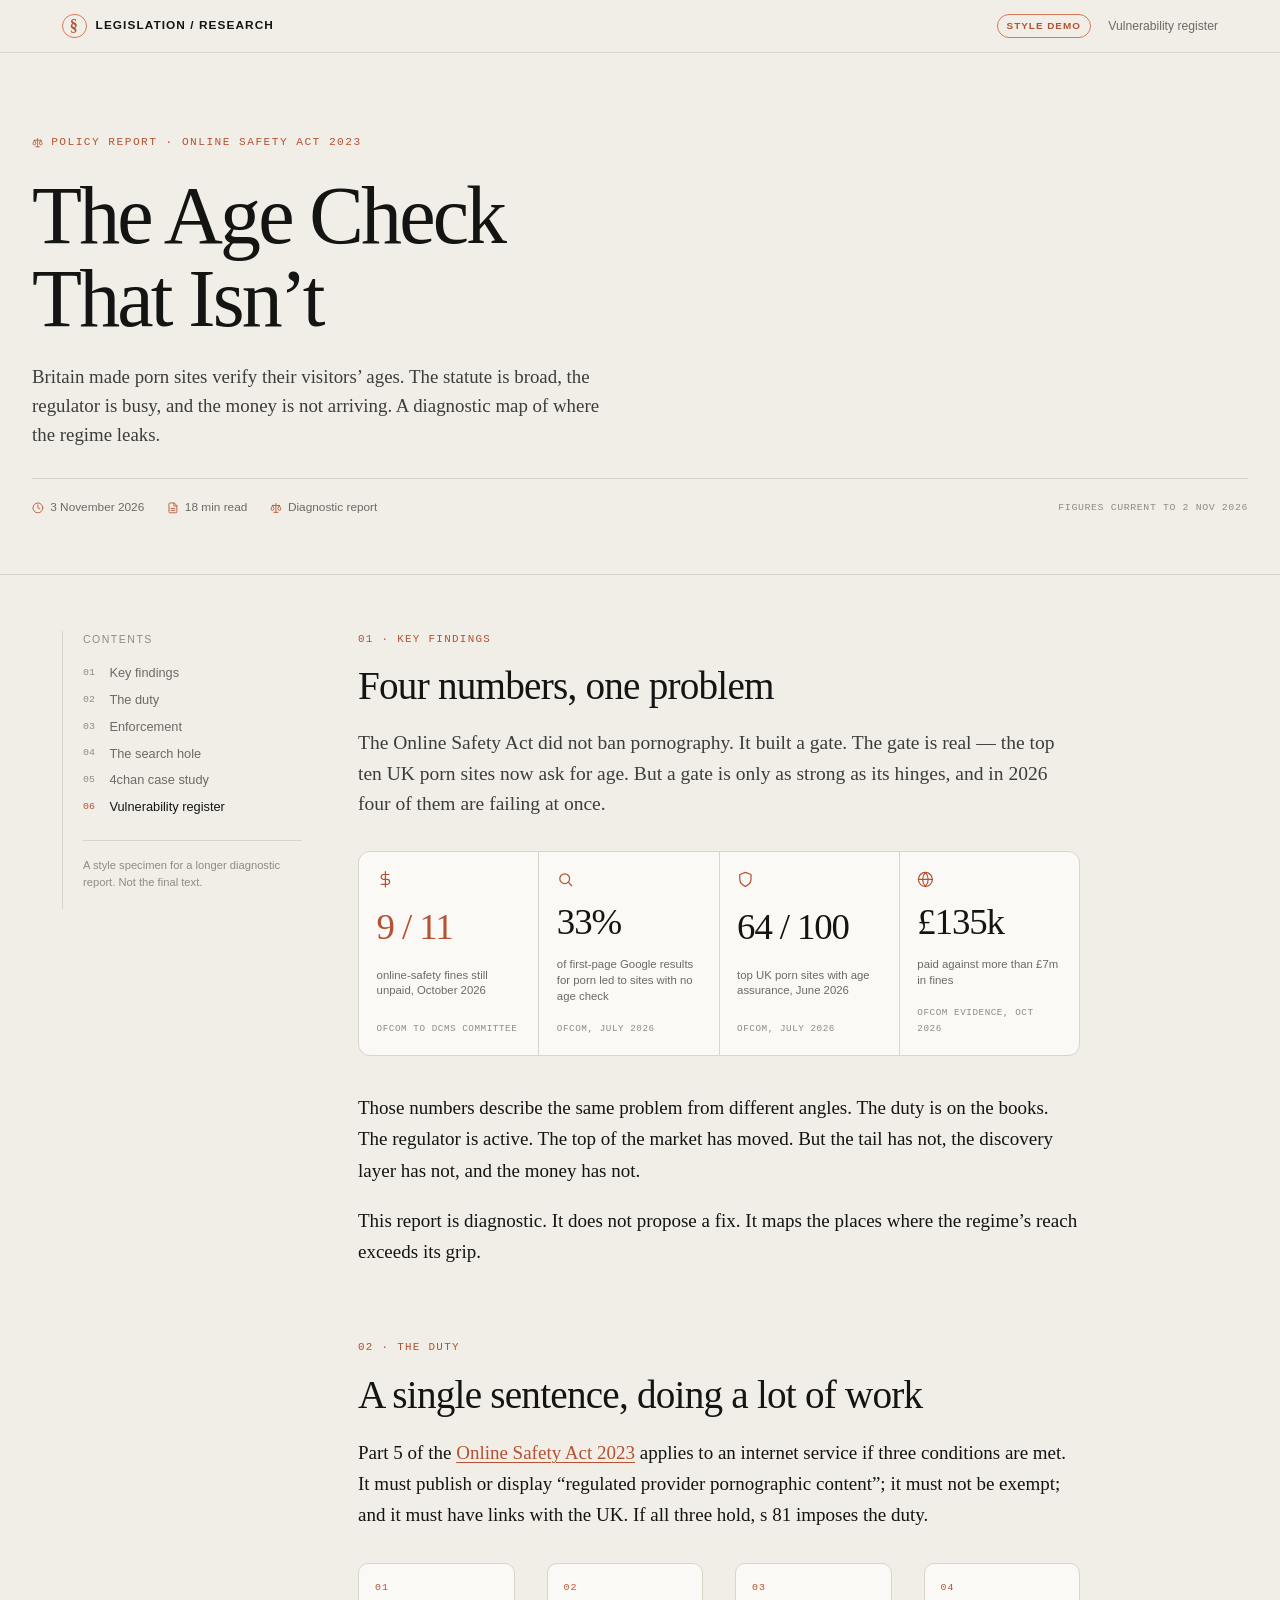
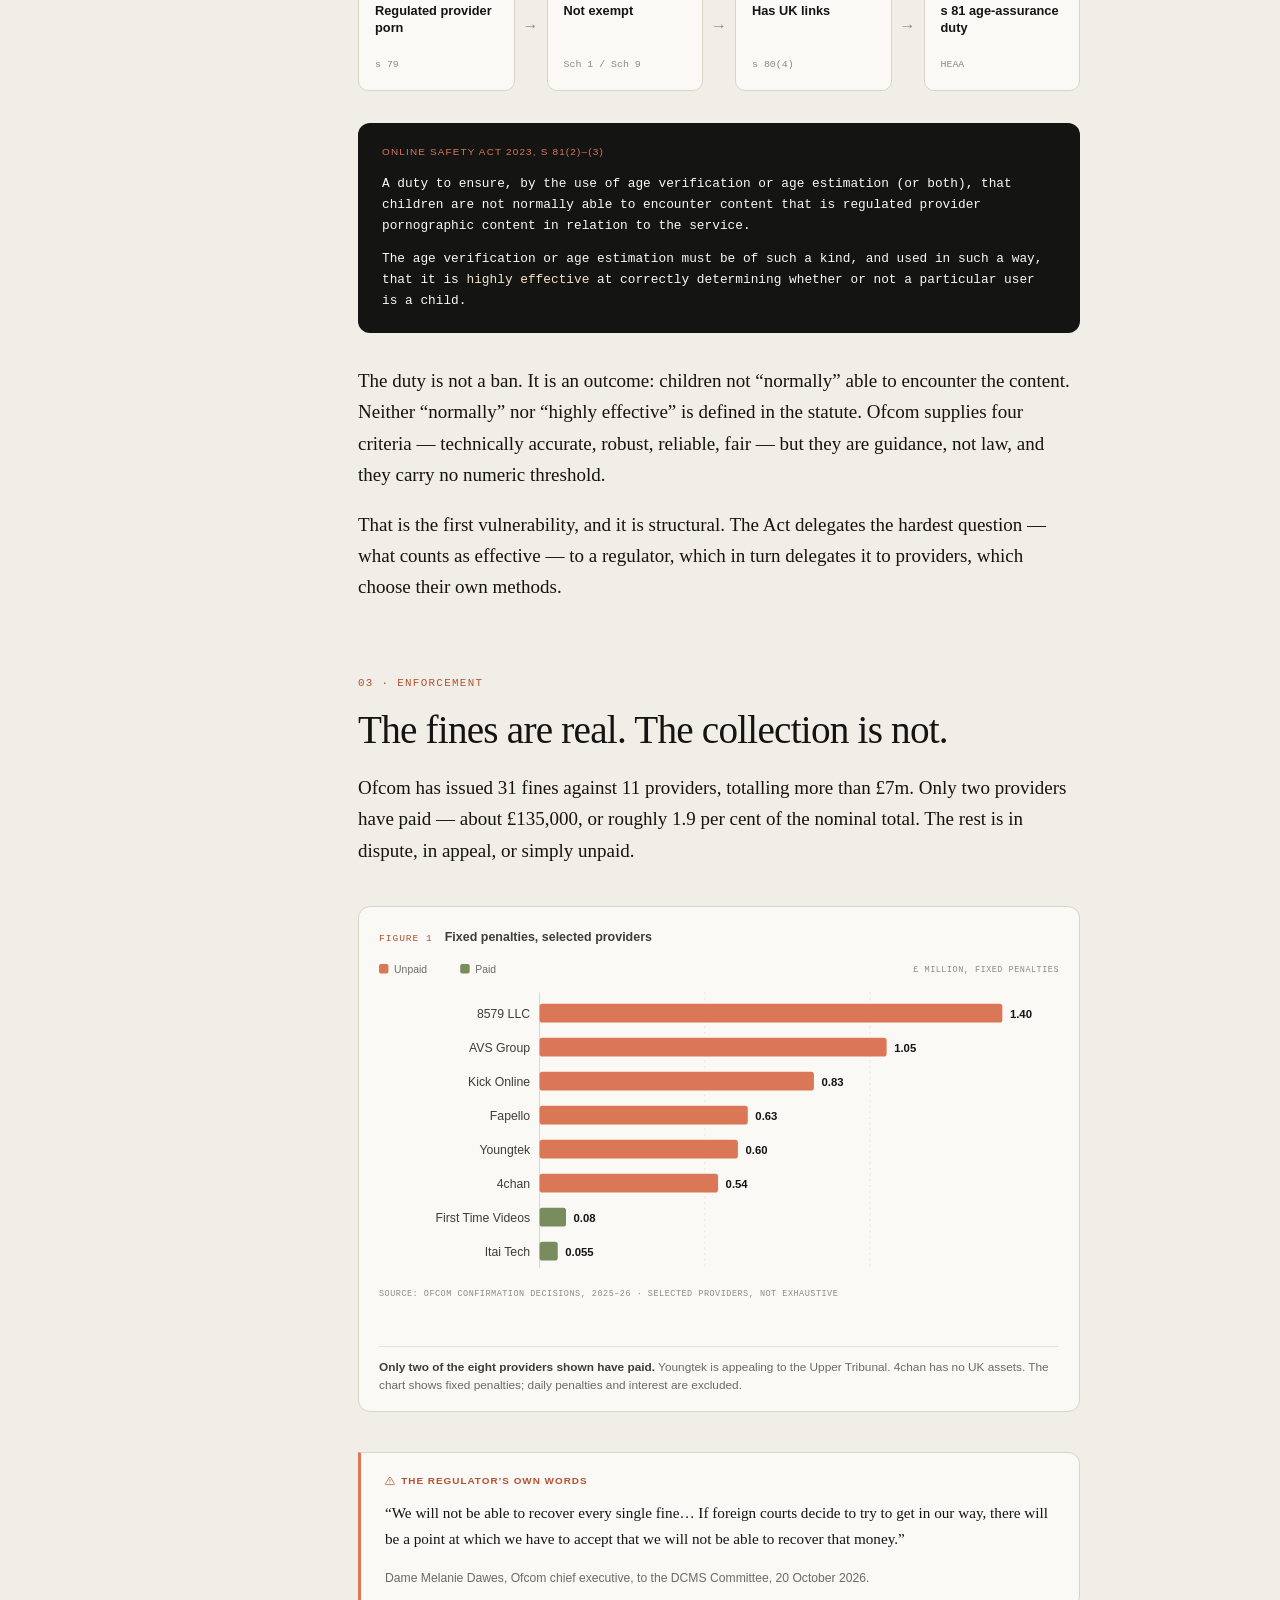
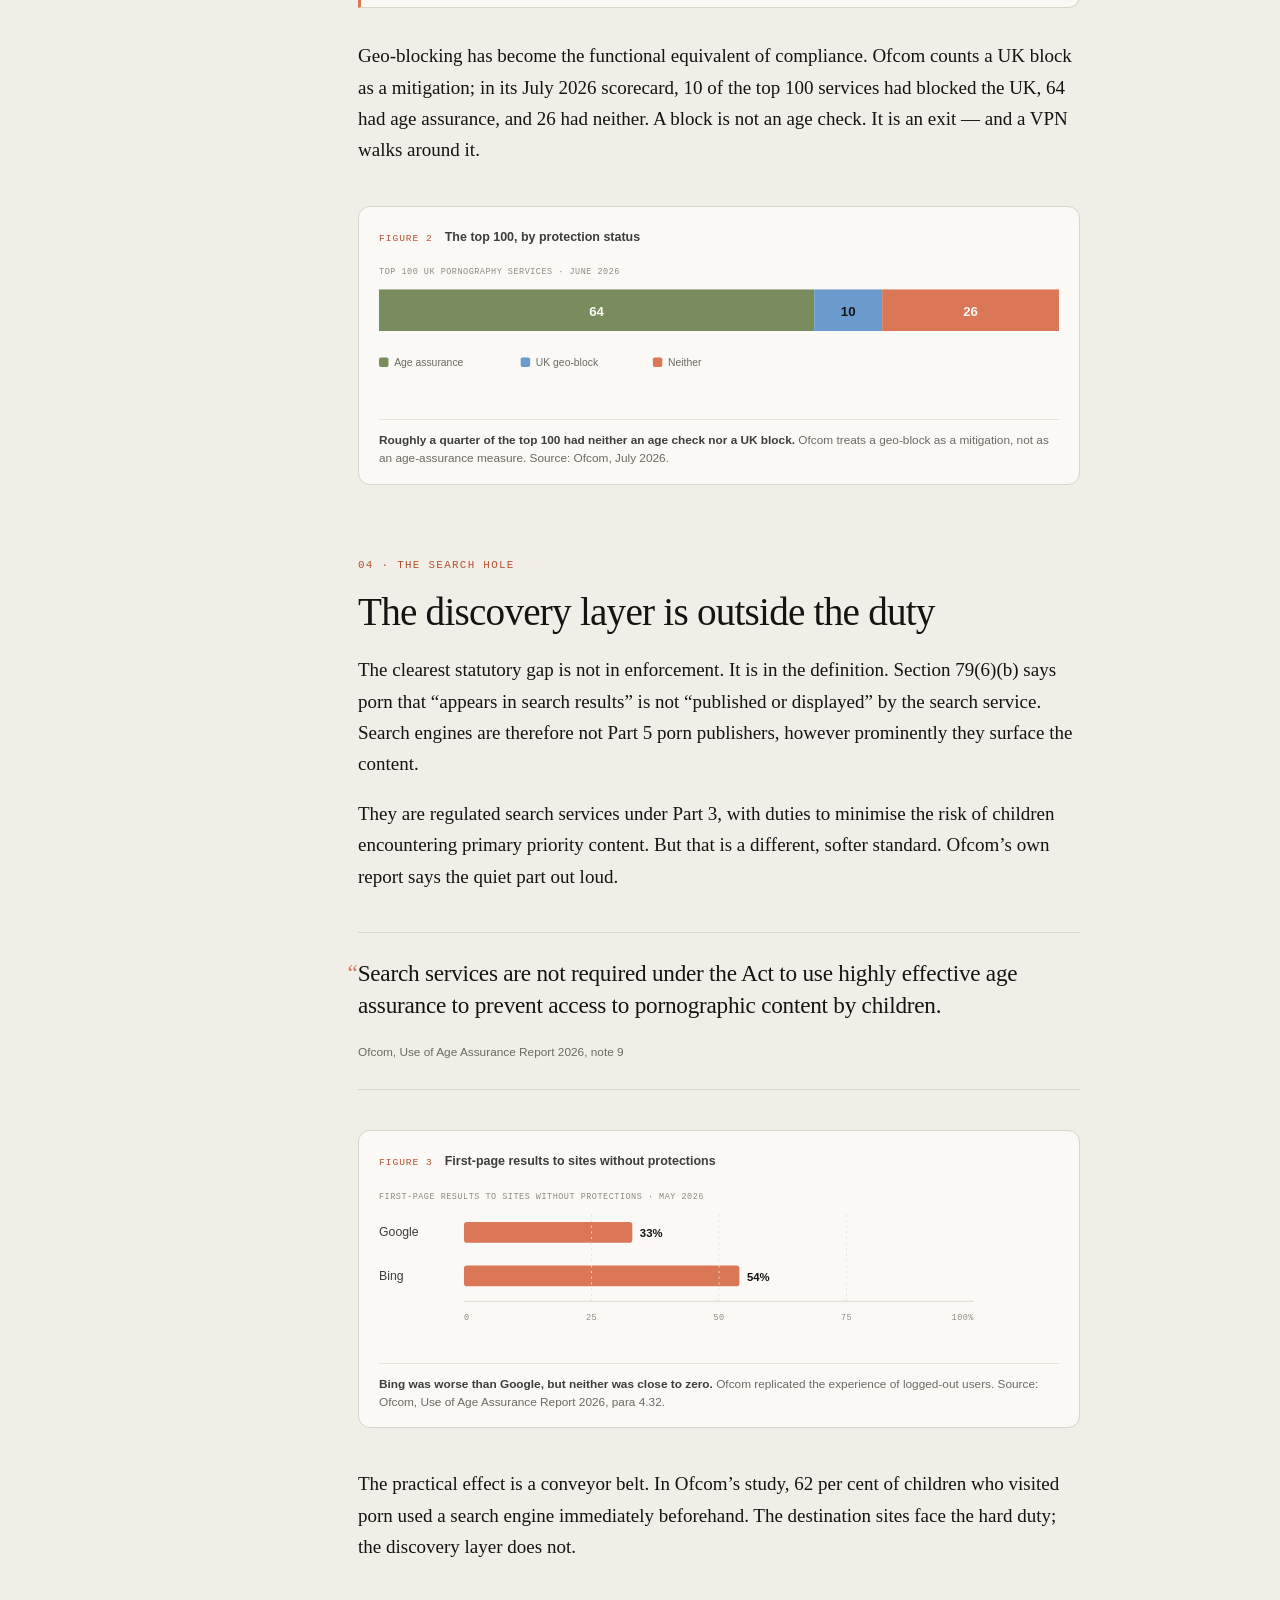
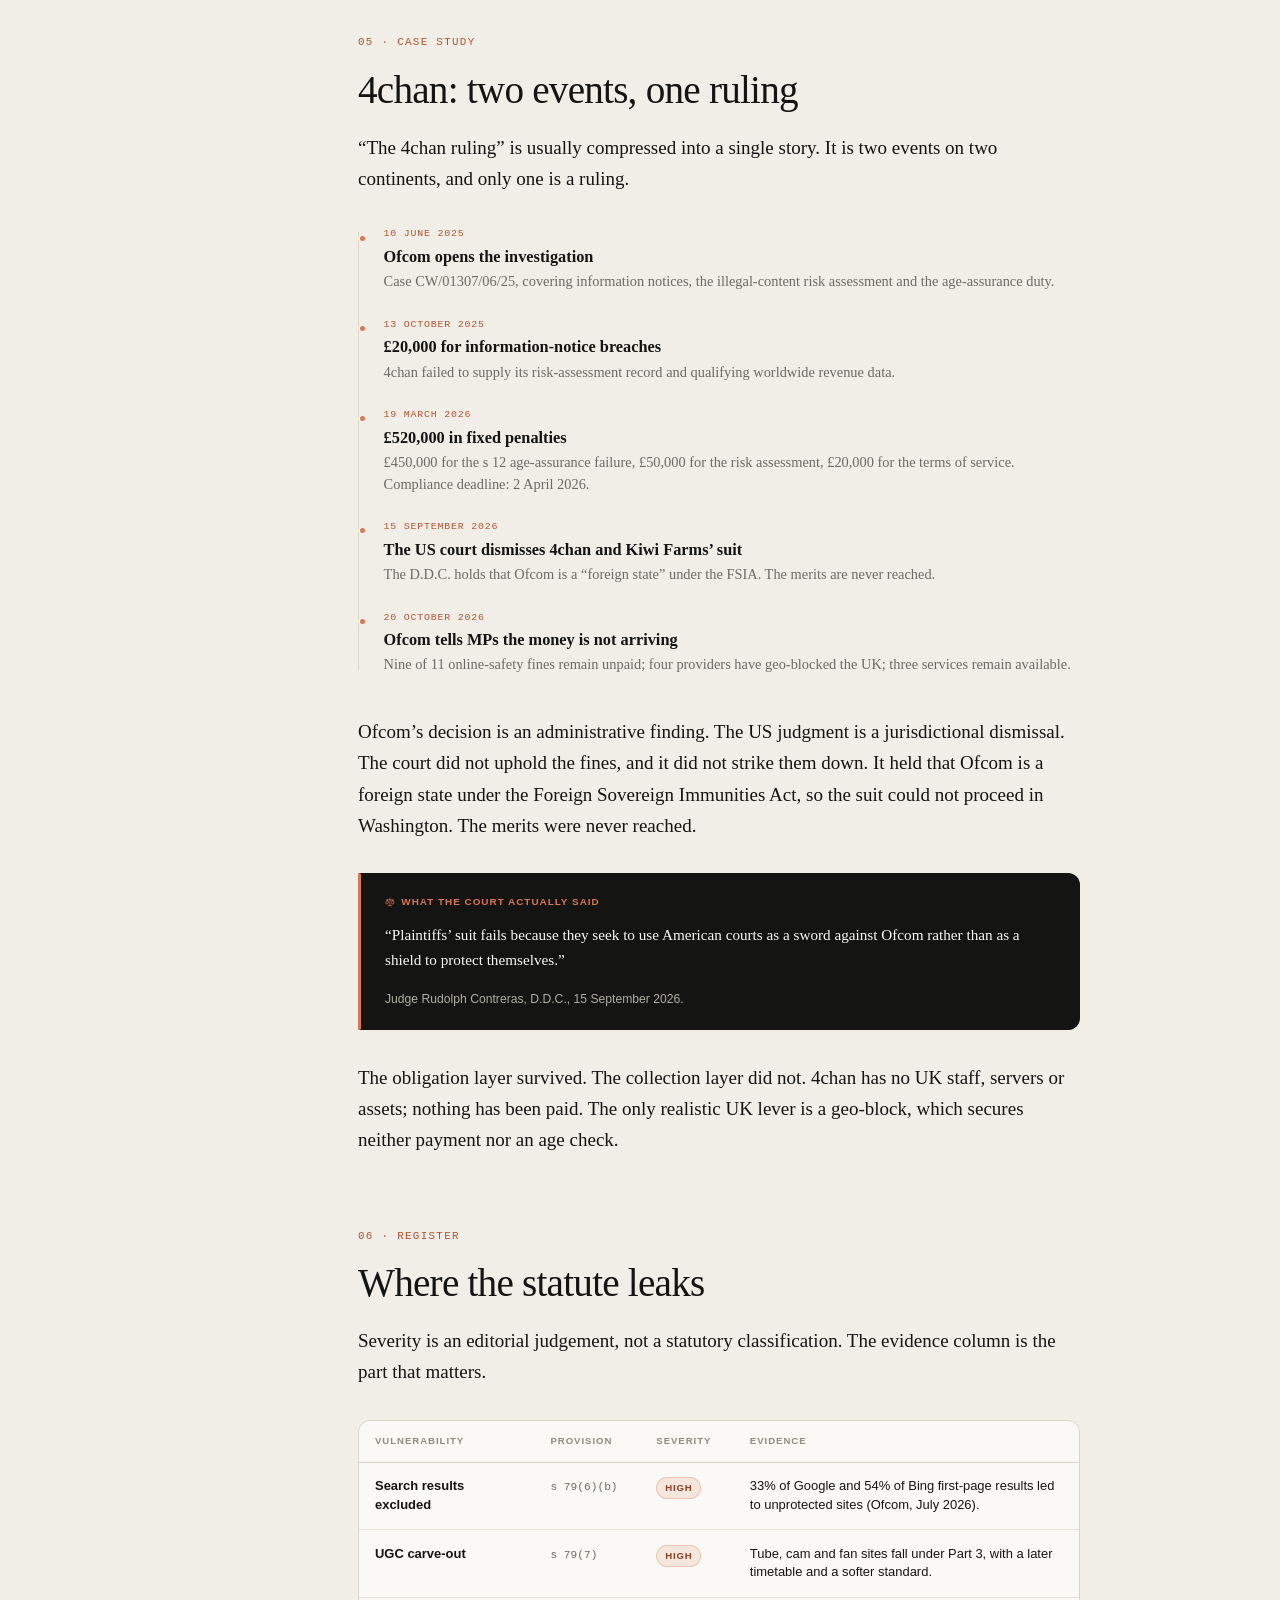
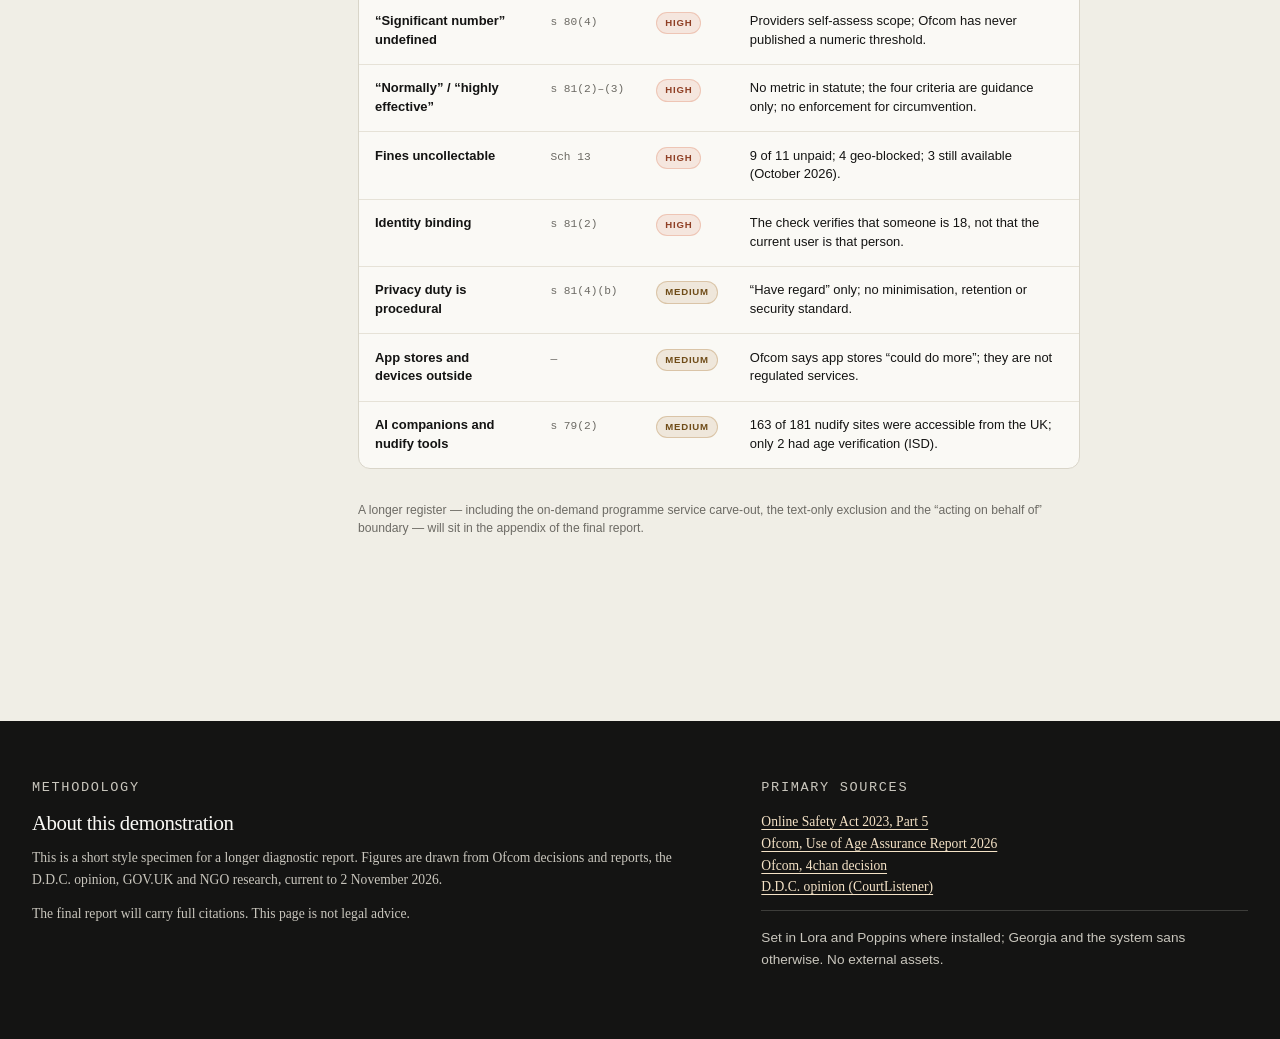
<file: research/style-example.html>
<!DOCTYPE html>
<html lang="en-GB">
<head>
<meta charset="utf-8">
<meta name="viewport" content="width=device-width, initial-scale=1">
<title>The Age Check That Isn’t — style specimen</title>
<meta name="description" content="A style specimen for a diagnostic report on the UK Online Safety Act 2023 age-verification regime.">
<link rel="stylesheet" href="../docs/assets/css/report.css">
</head>
<body id="top">

<a class="skip" href="#main">Skip to content</a>

<!-- Inline icon sprite. Feather-style strokes; no external loads. -->
<svg class="icon-sprite" aria-hidden="true" focusable="false">
  <symbol id="i-scale" viewBox="0 0 24 24">
    <path d="M12 3v18"></path><path d="M5 7h14"></path>
    <path d="M5 7l-3 7a3 3 0 0 0 6 0z"></path><path d="M19 7l3 7a3 3 0 0 1-6 0z"></path>
    <path d="M8 21h8"></path>
  </symbol>
  <symbol id="i-search" viewBox="0 0 24 24">
    <circle cx="11" cy="11" r="7"></circle><line x1="21" y1="21" x2="16.65" y2="16.65"></line>
  </symbol>
  <symbol id="i-shield" viewBox="0 0 24 24">
    <path d="M12 22s8-4 8-10V5l-8-3-8 3v7c0 6 8 10 8 10z"></path>
  </symbol>
  <symbol id="i-alert" viewBox="0 0 24 24">
    <path d="M10.29 3.86L1.82 18a2 2 0 0 0 1.71 3h16.94a2 2 0 0 0 1.71-3L13.71 3.86a2 2 0 0 0-3.42 0z"></path>
    <line x1="12" y1="9" x2="12" y2="13"></line><line x1="12" y1="17" x2="12.01" y2="17"></line>
  </symbol>
  <symbol id="i-file" viewBox="0 0 24 24">
    <path d="M14 2H6a2 2 0 0 0-2 2v16a2 2 0 0 0 2 2h12a2 2 0 0 0 2-2V8z"></path>
    <polyline points="14 2 14 8 20 8"></polyline>
    <line x1="16" y1="13" x2="8" y2="13"></line><line x1="16" y1="17" x2="8" y2="17"></line>
  </symbol>
  <symbol id="i-clock" viewBox="0 0 24 24">
    <circle cx="12" cy="12" r="10"></circle><polyline points="12 6 12 12 16 14"></polyline>
  </symbol>
  <symbol id="i-dollar" viewBox="0 0 24 24">
    <line x1="12" y1="1" x2="12" y2="23"></line>
    <path d="M17 5H9.5a3.5 3.5 0 0 0 0 7h5a3.5 3.5 0 0 1 0 7H6"></path>
  </symbol>
  <symbol id="i-globe" viewBox="0 0 24 24">
    <circle cx="12" cy="12" r="10"></circle><line x1="2" y1="12" x2="22" y2="12"></line>
    <path d="M12 2a15.3 15.3 0 0 1 4 10 15.3 15.3 0 0 1-4 10 15.3 15.3 0 0 1-4-10 15.3 15.3 0 0 1 4-10z"></path>
  </symbol>
  <symbol id="i-lock" viewBox="0 0 24 24">
    <rect x="3" y="11" width="18" height="11" rx="2" ry="2"></rect><path d="M7 11V7a5 5 0 0 1 10 0v4"></path>
  </symbol>
  <symbol id="i-arrow" viewBox="0 0 24 24">
    <line x1="7" y1="17" x2="17" y2="7"></line><polyline points="7 7 17 7 17 17"></polyline>
  </symbol>
</svg>

<div class="topbar">
  <div class="topbar-inner">
    <a class="wordmark" href="#top"><span class="wordmark-mark">§</span> Legislation / Research</a>
    <div class="topbar-right">
      <span class="badge">Style demo</span>
      <a class="topbar-link" href="#register">Vulnerability register</a>
    </div>
  </div>
</div>

<header class="masthead">
  <div class="masthead-inner">
    <p class="kicker"><svg class="icon" aria-hidden="true"><use href="#i-scale"></use></svg> Policy report · Online Safety Act 2023</p>
    <h1>The Age Check That Isn’t</h1>
    <p class="deck">Britain made porn sites verify their visitors’ ages. The statute is broad, the regulator is busy, and the money is not arriving. A diagnostic map of where the regime leaks.</p>
    <div class="meta-row">
      <span><svg class="icon" aria-hidden="true"><use href="#i-clock"></use></svg> 3 November 2026</span>
      <span><svg class="icon" aria-hidden="true"><use href="#i-file"></use></svg> 18 min read</span>
      <span><svg class="icon" aria-hidden="true"><use href="#i-scale"></use></svg> Diagnostic report</span>
      <span class="meta-note">Figures current to 2 Nov 2026</span>
    </div>
  </div>
</header>

<div class="layout">

  <aside class="toc" aria-label="Contents">
    <p class="toc-title">Contents</p>
    <ol>
      <li><a href="#findings" class="is-active">Key findings</a></li>
      <li><a href="#duty">The duty</a></li>
      <li><a href="#enforcement">Enforcement</a></li>
      <li><a href="#search">The search hole</a></li>
      <li><a href="#case-4chan">4chan case study</a></li>
      <li><a href="#register">Vulnerability register</a></li>
    </ol>
    <p class="toc-note">A style specimen for a longer diagnostic report. Not the final text.</p>
  </aside>

  <main id="main">
    <article>

      <section id="findings">
        <p class="section-label">01 · Key findings</p>
        <h2>Four numbers, one problem</h2>
        <p class="lede">The Online Safety Act did not ban pornography. It built a gate. The gate is real — the top ten UK porn sites now ask for age. But a gate is only as strong as its hinges, and in 2026 four of them are failing at once.</p>

        <div class="stat-grid">
          <div class="stat stat--accent">
            <svg class="icon stat-icon" aria-hidden="true"><use href="#i-dollar"></use></svg>
            <div class="stat-value">9 / 11</div>
            <div class="stat-label">online-safety fines still unpaid, October 2026</div>
            <div class="stat-source">Ofcom to DCMS Committee</div>
          </div>
          <div class="stat">
            <svg class="icon stat-icon" aria-hidden="true"><use href="#i-search"></use></svg>
            <div class="stat-value">33%</div>
            <div class="stat-label">of first-page Google results for porn led to sites with no age check</div>
            <div class="stat-source">Ofcom, July 2026</div>
          </div>
          <div class="stat">
            <svg class="icon stat-icon" aria-hidden="true"><use href="#i-shield"></use></svg>
            <div class="stat-value">64 / 100</div>
            <div class="stat-label">top UK porn sites with age assurance, June 2026</div>
            <div class="stat-source">Ofcom, July 2026</div>
          </div>
          <div class="stat">
            <svg class="icon stat-icon" aria-hidden="true"><use href="#i-globe"></use></svg>
            <div class="stat-value">£135k</div>
            <div class="stat-label">paid against more than £7m in fines</div>
            <div class="stat-source">Ofcom evidence, Oct 2026</div>
          </div>
        </div>

        <p>Those numbers describe the same problem from different angles. The duty is on the books. The regulator is active. The top of the market has moved. But the tail has not, the discovery layer has not, and the money has not.</p>
        <p>This report is diagnostic. It does not propose a fix. It maps the places where the regime’s reach exceeds its grip.</p>
      </section>

      <section id="duty">
        <p class="section-label">02 · The duty</p>
        <h2>A single sentence, doing a lot of work</h2>
        <p>Part 5 of the <a href="https://www.legislation.gov.uk/ukpga/2023/50/part/5">Online Safety Act 2023</a> applies to an internet service if three conditions are met. It must publish or display “regulated provider pornographic content”; it must not be exempt; and it must have links with the UK. If all three hold, s 81 imposes the duty.</p>

        <div class="gate" aria-label="The Part 5 gateway">
          <div class="gate-step">
            <span class="gate-num">01</span>
            <strong>Regulated provider porn</strong>
            <small>s 79</small>
          </div>
          <div class="gate-arrow" aria-hidden="true">→</div>
          <div class="gate-step">
            <span class="gate-num">02</span>
            <strong>Not exempt</strong>
            <small>Sch 1 / Sch 9</small>
          </div>
          <div class="gate-arrow" aria-hidden="true">→</div>
          <div class="gate-step">
            <span class="gate-num">03</span>
            <strong>Has UK links</strong>
            <small>s 80(4)</small>
          </div>
          <div class="gate-arrow" aria-hidden="true">→</div>
          <div class="gate-step">
            <span class="gate-num">04</span>
            <strong>s 81 age-assurance duty</strong>
            <small>HEAA</small>
          </div>
        </div>

        <div class="statute">
          <span class="statute-label">Online Safety Act 2023, s 81(2)–(3)</span>
          <p>A duty to ensure, by the use of age verification or age estimation (or both), that children are not normally able to encounter content that is regulated provider pornographic content in relation to the service.</p>
          <p>The age verification or age estimation must be of such a kind, and used in such a way, that it is <em>highly effective</em> at correctly determining whether or not a particular user is a child.</p>
        </div>

        <p>The duty is not a ban. It is an outcome: children not “normally” able to encounter the content. Neither “normally” nor “highly effective” is defined in the statute. Ofcom supplies four criteria — technically accurate, robust, reliable, fair — but they are guidance, not law, and they carry no numeric threshold.</p>
        <p>That is the first vulnerability, and it is structural. The Act delegates the hardest question — what counts as effective — to a regulator, which in turn delegates it to providers, which choose their own methods.</p>
      </section>

      <section id="enforcement">
        <p class="section-label">03 · Enforcement</p>
        <h2>The fines are real. The collection is not.</h2>
        <p>Ofcom has issued 31 fines against 11 providers, totalling more than £7m. Only two providers have paid — about £135,000, or roughly 1.9 per cent of the nominal total. The rest is in dispute, in appeal, or simply unpaid.</p>

        <figure class="figure">
          <div class="figure-head">
            <span class="fig-label">Figure 1</span>
            <span class="fig-title">Fixed penalties, selected providers</span>
          </div>
          <div class="figure-scroll">
          <svg viewBox="0 0 720 390" role="img" aria-labelledby="fig-fines-title fig-fines-desc">
            <title id="fig-fines-title">Fixed penalties against selected adult-service providers</title>
            <desc id="fig-fines-desc">Horizontal bar chart. 8579 LLC, 1.40 million pounds, unpaid. AVS Group, 1.05 million, unpaid. Kick Online, 0.83 million, unpaid. Fapello, 0.63 million, unpaid. Youngtek, 0.60 million, unpaid. 4chan, 0.54 million, unpaid. First Time Videos, 0.08 million, paid. Itai Tech, 0.055 million, paid.</desc>

            <g>
              <rect x="0" y="0" width="10" height="10" rx="2" class="swatch-unpaid"></rect>
              <text x="16" y="9" class="chart-legend">Unpaid</text>
              <rect x="86" y="0" width="10" height="10" rx="2" class="swatch-paid"></rect>
              <text x="102" y="9" class="chart-legend">Paid</text>
              <text x="720" y="9" text-anchor="end" class="chart-note">£ MILLION, FIXED PENALTIES</text>
            </g>

            <line x1="170" y1="30" x2="170" y2="322" class="axis-line"></line>
            <line x1="345" y1="30" x2="345" y2="322" class="grid-line"></line>
            <line x1="520" y1="30" x2="520" y2="322" class="grid-line"></line>

            <g>
              <text x="160" y="57" text-anchor="end" class="chart-label">8579 LLC</text>
              <rect x="170" y="42" width="490" height="20" rx="3" class="bar-unpaid"></rect>
              <text x="668" y="57" class="chart-value">1.40</text>
            </g>
            <g>
              <text x="160" y="93" text-anchor="end" class="chart-label">AVS Group</text>
              <rect x="170" y="78" width="367.5" height="20" rx="3" class="bar-unpaid"></rect>
              <text x="545.5" y="93" class="chart-value">1.05</text>
            </g>
            <g>
              <text x="160" y="129" text-anchor="end" class="chart-label">Kick Online</text>
              <rect x="170" y="114" width="290.5" height="20" rx="3" class="bar-unpaid"></rect>
              <text x="468.5" y="129" class="chart-value">0.83</text>
            </g>
            <g>
              <text x="160" y="165" text-anchor="end" class="chart-label">Fapello</text>
              <rect x="170" y="150" width="220.5" height="20" rx="3" class="bar-unpaid"></rect>
              <text x="398.5" y="165" class="chart-value">0.63</text>
            </g>
            <g>
              <text x="160" y="201" text-anchor="end" class="chart-label">Youngtek</text>
              <rect x="170" y="186" width="210" height="20" rx="3" class="bar-unpaid"></rect>
              <text x="388" y="201" class="chart-value">0.60</text>
            </g>
            <g>
              <text x="160" y="237" text-anchor="end" class="chart-label">4chan</text>
              <rect x="170" y="222" width="189" height="20" rx="3" class="bar-unpaid"></rect>
              <text x="367" y="237" class="chart-value">0.54</text>
            </g>
            <g>
              <text x="160" y="273" text-anchor="end" class="chart-label">First Time Videos</text>
              <rect x="170" y="258" width="28" height="20" rx="3" class="bar-paid"></rect>
              <text x="206" y="273" class="chart-value">0.08</text>
            </g>
            <g>
              <text x="160" y="309" text-anchor="end" class="chart-label">Itai Tech</text>
              <rect x="170" y="294" width="19.25" height="20" rx="3" class="bar-paid"></rect>
              <text x="197.25" y="309" class="chart-value">0.055</text>
            </g>

            <text x="0" y="352" class="chart-note">SOURCE: OFCOM CONFIRMATION DECISIONS, 2025–26 · SELECTED PROVIDERS, NOT EXHAUSTIVE</text>
          </svg>
          </div>
          <figcaption><strong>Only two of the eight providers shown have paid.</strong> Youngtek is appealing to the Upper Tribunal. 4chan has no UK assets. The chart shows fixed penalties; daily penalties and interest are excluded.</figcaption>
        </figure>

        <div class="callout">
          <p class="callout-label"><svg class="icon" aria-hidden="true"><use href="#i-alert"></use></svg> The regulator’s own words</p>
          <p>“We will not be able to recover every single fine… If foreign courts decide to try to get in our way, there will be a point at which we have to accept that we will not be able to recover that money.”</p>
          <p class="small">Dame Melanie Dawes, Ofcom chief executive, to the DCMS Committee, 20 October 2026.</p>
        </div>

        <p>Geo-blocking has become the functional equivalent of compliance. Ofcom counts a UK block as a mitigation; in its July 2026 scorecard, 10 of the top 100 services had blocked the UK, 64 had age assurance, and 26 had neither. A block is not an age check. It is an exit — and a VPN walks around it.</p>

        <figure class="figure">
          <div class="figure-head">
            <span class="fig-label">Figure 2</span>
            <span class="fig-title">The top 100, by protection status</span>
          </div>
          <div class="figure-scroll">
          <svg viewBox="0 0 720 150" role="img" aria-labelledby="fig-top100-title fig-top100-desc">
            <title id="fig-top100-title">Status of the top 100 UK pornography services, June 2026</title>
            <desc id="fig-top100-desc">64 had age assurance, 10 geo-blocked the UK, and 26 had neither.</desc>
            <text x="0" y="12" class="chart-note">TOP 100 UK PORNOGRAPHY SERVICES · JUNE 2026</text>
            <g transform="translate(0,28)">
              <rect x="0" y="0" width="460.8" height="44" class="seg-assured"></rect>
              <rect x="460.8" y="0" width="72" height="44" class="seg-geo"></rect>
              <rect x="532.8" y="0" width="187.2" height="44" class="seg-none"></rect>
              <text x="230.4" y="28" text-anchor="middle" class="seg-label">64</text>
              <text x="496.8" y="28" text-anchor="middle" class="seg-label-dark">10</text>
              <text x="626.4" y="28" text-anchor="middle" class="seg-label">26</text>
            </g>
            <g transform="translate(0,100)">
              <rect x="0" y="0" width="10" height="10" rx="2" class="swatch-assured"></rect>
              <text x="16" y="9" class="chart-legend">Age assurance</text>
              <rect x="150" y="0" width="10" height="10" rx="2" class="swatch-geo"></rect>
              <text x="166" y="9" class="chart-legend">UK geo-block</text>
              <rect x="290" y="0" width="10" height="10" rx="2" class="swatch-none"></rect>
              <text x="306" y="9" class="chart-legend">Neither</text>
            </g>
          </svg>
          </div>
          <figcaption><strong>Roughly a quarter of the top 100 had neither an age check nor a UK block.</strong> Ofcom treats a geo-block as a mitigation, not as an age-assurance measure. Source: Ofcom, July 2026.</figcaption>
        </figure>
      </section>

      <section id="search">
        <p class="section-label">04 · The search hole</p>
        <h2>The discovery layer is outside the duty</h2>
        <p>The clearest statutory gap is not in enforcement. It is in the definition. Section 79(6)(b) says porn that “appears in search results” is not “published or displayed” by the search service. Search engines are therefore not Part 5 porn publishers, however prominently they surface the content.</p>
        <p>They are regulated search services under Part 3, with duties to minimise the risk of children encountering primary priority content. But that is a different, softer standard. Ofcom’s own report says the quiet part out loud.</p>

        <div class="pullquote">
          <p>Search services are not required under the Act to use highly effective age assurance to prevent access to pornographic content by children.</p>
          <cite>Ofcom, Use of Age Assurance Report 2026, note 9</cite>
        </div>

        <figure class="figure">
          <div class="figure-head">
            <span class="fig-label">Figure 3</span>
            <span class="fig-title">First-page results to sites without protections</span>
          </div>
          <div class="figure-scroll">
          <svg viewBox="0 0 720 170" role="img" aria-labelledby="fig-search-title fig-search-desc">
            <title id="fig-search-title">Share of first-page search results linking to unprotected porn sites</title>
            <desc id="fig-search-desc">Google, 33 percent. Bing, 54 percent.</desc>
            <text x="0" y="12" class="chart-note">FIRST-PAGE RESULTS TO SITES WITHOUT PROTECTIONS · MAY 2026</text>
            <g transform="translate(0,34)">
              <text x="0" y="17" class="chart-label">Google</text>
              <rect x="90" y="2" width="178.2" height="22" rx="3" class="bar-clay"></rect>
              <text x="276.2" y="18" class="chart-value">33%</text>
              <text x="0" y="63" class="chart-label">Bing</text>
              <rect x="90" y="48" width="291.6" height="22" rx="3" class="bar-clay"></rect>
              <text x="389.6" y="64" class="chart-value">54%</text>
            </g>
            <line x1="90" y1="120" x2="630" y2="120" class="axis-line"></line>
            <line x1="225" y1="28" x2="225" y2="120" class="grid-line"></line>
            <line x1="360" y1="28" x2="360" y2="120" class="grid-line"></line>
            <line x1="495" y1="28" x2="495" y2="120" class="grid-line"></line>
            <text x="90" y="140" class="chart-note">0</text>
            <text x="225" y="140" text-anchor="middle" class="chart-note">25</text>
            <text x="360" y="140" text-anchor="middle" class="chart-note">50</text>
            <text x="495" y="140" text-anchor="middle" class="chart-note">75</text>
            <text x="630" y="140" text-anchor="end" class="chart-note">100%</text>
          </svg>
          </div>
          <figcaption><strong>Bing was worse than Google, but neither was close to zero.</strong> Ofcom replicated the experience of logged-out users. Source: Ofcom, Use of Age Assurance Report 2026, para 4.32.</figcaption>
        </figure>

        <p>The practical effect is a conveyor belt. In Ofcom’s study, 62 per cent of children who visited porn used a search engine immediately beforehand. The destination sites face the hard duty; the discovery layer does not.</p>
      </section>

      <section id="case-4chan">
        <p class="section-label">05 · Case study</p>
        <h2>4chan: two events, one ruling</h2>
        <p>“The 4chan ruling” is usually compressed into a single story. It is two events on two continents, and only one is a ruling.</p>

        <div class="timeline">
          <div class="timeline-item">
            <p class="timeline-date">10 June 2025</p>
            <p class="timeline-title">Ofcom opens the investigation</p>
            <p class="timeline-text">Case CW/01307/06/25, covering information notices, the illegal-content risk assessment and the age-assurance duty.</p>
          </div>
          <div class="timeline-item">
            <p class="timeline-date">13 October 2025</p>
            <p class="timeline-title">£20,000 for information-notice breaches</p>
            <p class="timeline-text">4chan failed to supply its risk-assessment record and qualifying worldwide revenue data.</p>
          </div>
          <div class="timeline-item">
            <p class="timeline-date">19 March 2026</p>
            <p class="timeline-title">£520,000 in fixed penalties</p>
            <p class="timeline-text">£450,000 for the s 12 age-assurance failure, £50,000 for the risk assessment, £20,000 for the terms of service. Compliance deadline: 2 April 2026.</p>
          </div>
          <div class="timeline-item">
            <p class="timeline-date">15 September 2026</p>
            <p class="timeline-title">The US court dismisses 4chan and Kiwi Farms’ suit</p>
            <p class="timeline-text">The D.D.C. holds that Ofcom is a “foreign state” under the FSIA. The merits are never reached.</p>
          </div>
          <div class="timeline-item">
            <p class="timeline-date">20 October 2026</p>
            <p class="timeline-title">Ofcom tells MPs the money is not arriving</p>
            <p class="timeline-text">Nine of 11 online-safety fines remain unpaid; four providers have geo-blocked the UK; three services remain available.</p>
          </div>
        </div>

        <p>Ofcom’s decision is an administrative finding. The US judgment is a jurisdictional dismissal. The court did not uphold the fines, and it did not strike them down. It held that Ofcom is a foreign state under the Foreign Sovereign Immunities Act, so the suit could not proceed in Washington. The merits were never reached.</p>

        <div class="callout callout--dark">
          <p class="callout-label"><svg class="icon" aria-hidden="true"><use href="#i-scale"></use></svg> What the court actually said</p>
          <p>“Plaintiffs’ suit fails because they seek to use American courts as a sword against Ofcom rather than as a shield to protect themselves.”</p>
          <p class="small">Judge Rudolph Contreras, D.D.C., 15 September 2026.</p>
        </div>

        <p>The obligation layer survived. The collection layer did not. 4chan has no UK staff, servers or assets; nothing has been paid. The only realistic UK lever is a geo-block, which secures neither payment nor an age check.</p>
      </section>

      <section id="register">
        <p class="section-label">06 · Register</p>
        <h2>Where the statute leaks</h2>
        <p>Severity is an editorial judgement, not a statutory classification. The evidence column is the part that matters.</p>

        <div class="table-wrap">
          <table class="register">
            <thead>
              <tr>
                <th scope="col">Vulnerability</th>
                <th scope="col">Provision</th>
                <th scope="col">Severity</th>
                <th scope="col">Evidence</th>
              </tr>
            </thead>
            <tbody>
              <tr>
                <td><span class="reg-name">Search results excluded</span></td>
                <td><span class="reg-prov">s 79(6)(b)</span></td>
                <td><span class="chip chip--high">High</span></td>
                <td>33% of Google and 54% of Bing first-page results led to unprotected sites (Ofcom, July 2026).</td>
              </tr>
              <tr>
                <td><span class="reg-name">UGC carve-out</span></td>
                <td><span class="reg-prov">s 79(7)</span></td>
                <td><span class="chip chip--high">High</span></td>
                <td>Tube, cam and fan sites fall under Part 3, with a later timetable and a softer standard.</td>
              </tr>
              <tr>
                <td><span class="reg-name">“Significant number” undefined</span></td>
                <td><span class="reg-prov">s 80(4)</span></td>
                <td><span class="chip chip--high">High</span></td>
                <td>Providers self-assess scope; Ofcom has never published a numeric threshold.</td>
              </tr>
              <tr>
                <td><span class="reg-name">“Normally” / “highly effective”</span></td>
                <td><span class="reg-prov">s 81(2)–(3)</span></td>
                <td><span class="chip chip--high">High</span></td>
                <td>No metric in statute; the four criteria are guidance only; no enforcement for circumvention.</td>
              </tr>
              <tr>
                <td><span class="reg-name">Fines uncollectable</span></td>
                <td><span class="reg-prov">Sch 13</span></td>
                <td><span class="chip chip--high">High</span></td>
                <td>9 of 11 unpaid; 4 geo-blocked; 3 still available (October 2026).</td>
              </tr>
              <tr>
                <td><span class="reg-name">Identity binding</span></td>
                <td><span class="reg-prov">s 81(2)</span></td>
                <td><span class="chip chip--high">High</span></td>
                <td>The check verifies that someone is 18, not that the current user is that person.</td>
              </tr>
              <tr>
                <td><span class="reg-name">Privacy duty is procedural</span></td>
                <td><span class="reg-prov">s 81(4)(b)</span></td>
                <td><span class="chip chip--med">Medium</span></td>
                <td>“Have regard” only; no minimisation, retention or security standard.</td>
              </tr>
              <tr>
                <td><span class="reg-name">App stores and devices outside</span></td>
                <td><span class="reg-prov">—</span></td>
                <td><span class="chip chip--med">Medium</span></td>
                <td>Ofcom says app stores “could do more”; they are not regulated services.</td>
              </tr>
              <tr>
                <td><span class="reg-name">AI companions and nudify tools</span></td>
                <td><span class="reg-prov">s 79(2)</span></td>
                <td><span class="chip chip--med">Medium</span></td>
                <td>163 of 181 nudify sites were accessible from the UK; only 2 had age verification (ISD).</td>
              </tr>
            </tbody>
          </table>
        </div>

        <p class="small">A longer register — including the on-demand programme service carve-out, the text-only exclusion and the “acting on behalf of” boundary — will sit in the appendix of the final report.</p>
      </section>

    </article>
  </main>
</div>

<footer class="footer">
  <div class="footer-inner">
    <div>
      <p class="footer-kicker">Methodology</p>
      <h2>About this demonstration</h2>
      <p>This is a short style specimen for a longer diagnostic report. Figures are drawn from Ofcom decisions and reports, the D.D.C. opinion, GOV.UK and NGO research, current to 2 November 2026.</p>
      <p>The final report will carry full citations. This page is not legal advice.</p>
    </div>
    <div>
      <p class="footer-kicker">Primary sources</p>
      <p>
        <a href="https://www.legislation.gov.uk/ukpga/2023/50/part/5">Online Safety Act 2023, Part 5</a><br>
        <a href="https://www.ofcom.org.uk/online-safety/protecting-children/use-of-age-assurance-report-2026">Ofcom, Use of Age Assurance Report 2026</a><br>
        <a href="https://www.ofcom.org.uk/online-safety/illegal-and-harmful-content/4chan-fined-450000-for-not-protecting-children-from-online-pornography">Ofcom, 4chan decision</a><br>
        <a href="https://www.courtlistener.com/docket/71209929/4chan-community-support-llc-v-uk-office-of-communications/">D.D.C. opinion (CourtListener)</a>
      </p>
      <p class="footer-note">Set in Lora and Poppins where installed; Georgia and the system sans otherwise. No external assets.</p>
    </div>
  </div>
</footer>

<script>
  (function () {
    if (!('IntersectionObserver' in window)) return;
    var links = Array.prototype.slice.call(document.querySelectorAll('.toc a'));
    var sections = links.map(function (link) {
      return document.querySelector(link.getAttribute('href'));
    }).filter(Boolean);
    if (!sections.length) return;

    var observer = new IntersectionObserver(function (entries) {
      entries.forEach(function (entry) {
        if (!entry.isIntersecting) return;
        links.forEach(function (link) {
          link.classList.toggle('is-active', link.getAttribute('href') === '#' + entry.target.id);
        });
      });
    }, { rootMargin: '-18% 0px -68% 0px', threshold: 0 });

    sections.forEach(function (section) { observer.observe(section); });
  })();
</script>

</body>
</html>
</file>
<file: docs/assets/css/report.css>
/* ============================================================
   Report stylesheet
   Warm editorial / Anthropic-inspired. Single page, print-friendly.
   No external assets: system fonts, inline SVG only.
   ============================================================ */

:root {
  --canvas: #f0eee6;
  --paper: #faf9f5;
  --paper-warm: #f5e3c7;
  --ink: #141413;
  --ink-soft: #3d3d3a;
  --muted: #6c6a64;
  --faint: #8e8b82;
  --hairline: #d9d5c9;
  --hairline-soft: #e6e2d7;
  --clay: #d97757;
  --clay-deep: #b55233;
  --sky: #6a9bcc;
  --olive: #788c5d;
  --sand: #e8e6dc;
  --amber: #a9762f;
  --serif: "Lora", "Iowan Old Style", "Palatino Linotype", "Book Antiqua", Palatino, Georgia, serif;
  --sans: "Poppins", "Inter", -apple-system, BlinkMacSystemFont, "Segoe UI", Arial, sans-serif;
  --mono: "JetBrains Mono", "SFMono-Regular", Consolas, "Liberation Mono", monospace;
  --max: 1220px;
  --measure: 76ch;
  --radius: 12px;
}

*,
*::before,
*::after {
  box-sizing: border-box;
}

html {
  scroll-behavior: smooth;
}

body {
  margin: 0;
  background: var(--canvas);
  color: var(--ink);
  font-family: var(--serif);
  font-size: 19px;
  line-height: 1.65;
  -webkit-font-smoothing: antialiased;
  text-rendering: optimizeLegibility;
}

::selection {
  background: var(--clay);
  color: var(--paper);
}

a {
  color: var(--clay-deep);
  text-decoration: underline;
  text-underline-offset: 3px;
  text-decoration-thickness: 1px;
}

a:hover {
  color: var(--ink);
}

a:focus-visible {
  outline: 2px solid var(--clay-deep);
  outline-offset: 3px;
}

.icon {
  width: 1em;
  height: 1em;
  display: inline-block;
  vertical-align: -0.12em;
  fill: none;
  stroke: currentColor;
  stroke-width: 1.75;
  stroke-linecap: round;
  stroke-linejoin: round;
  flex: none;
}

.icon-sprite {
  position: absolute;
  width: 0;
  height: 0;
  overflow: hidden;
}

.sr-only {
  position: absolute;
  width: 1px;
  height: 1px;
  padding: 0;
  margin: -1px;
  overflow: hidden;
  clip: rect(0, 0, 0, 0);
  white-space: nowrap;
  border: 0;
}

.skip {
  position: absolute;
  top: -100px;
  left: 1rem;
  z-index: 100;
  padding: 0.6rem 0.9rem;
  background: var(--ink);
  color: var(--paper);
  font-family: var(--sans);
  font-size: 0.8rem;
  text-decoration: none;
  border-radius: 6px;
}

.skip:focus {
  top: 1rem;
}

/* ---------- Top bar ---------- */

.topbar {
  position: sticky;
  top: 0;
  z-index: 20;
  background: rgba(240, 238, 230, 0.94);
  backdrop-filter: blur(8px);
  border-bottom: 1px solid var(--hairline);
}

.topbar-inner {
  max-width: var(--max);
  margin: 0 auto;
  padding: 0.85rem 2rem;
  display: flex;
  align-items: center;
  justify-content: space-between;
  gap: 1rem;
  font-family: var(--sans);
}

.wordmark {
  display: inline-flex;
  align-items: center;
  gap: 0.55rem;
  color: var(--ink);
  text-decoration: none;
  font-size: 0.74rem;
  font-weight: 600;
  letter-spacing: 0.09em;
  text-transform: uppercase;
}

.wordmark-mark {
  display: grid;
  place-items: center;
  width: 1.55rem;
  height: 1.55rem;
  border: 1px solid var(--clay);
  border-radius: 50%;
  color: var(--clay-deep);
  font-family: var(--serif);
  font-size: 1rem;
  line-height: 1;
}

.topbar-right {
  display: flex;
  align-items: center;
  gap: 1.1rem;
}

.badge {
  display: inline-flex;
  align-items: center;
  gap: 0.35rem;
  padding: 0.2rem 0.55rem;
  border: 1px solid var(--clay);
  border-radius: 999px;
  color: var(--clay-deep);
  font-size: 0.62rem;
  font-weight: 600;
  letter-spacing: 0.1em;
  text-transform: uppercase;
}

.topbar-link {
  font-size: 0.76rem;
  color: var(--muted);
  text-decoration: none;
}

.topbar-link:hover {
  color: var(--ink);
}

/* ---------- Masthead ---------- */

.masthead {
  padding: 5rem 2rem 3.5rem;
  border-bottom: 1px solid var(--hairline);
}

.masthead-inner {
  max-width: var(--max);
  margin: 0 auto;
}

.kicker {
  display: flex;
  align-items: center;
  gap: 0.5rem;
  margin: 0 0 1.4rem;
  font-family: var(--mono);
  font-size: 0.7rem;
  letter-spacing: 0.13em;
  text-transform: uppercase;
  color: var(--clay-deep);
}

h1 {
  max-width: 13ch;
  margin: 0 0 1.3rem;
  font-family: var(--serif);
  font-size: clamp(2.7rem, 6.4vw, 5.2rem);
  font-weight: 500;
  line-height: 1.02;
  letter-spacing: -0.035em;
}

.deck {
  max-width: 62ch;
  margin: 0 0 1.8rem;
  font-size: 1.18rem;
  line-height: 1.55;
  color: var(--ink-soft);
}

.meta-row {
  display: flex;
  flex-wrap: wrap;
  align-items: center;
  gap: 0.55rem 1.4rem;
  padding-top: 1.2rem;
  border-top: 1px solid var(--hairline);
  font-family: var(--sans);
  font-size: 0.74rem;
  color: var(--muted);
}

.meta-row span {
  display: inline-flex;
  align-items: center;
  gap: 0.4rem;
}

.meta-row .icon {
  color: var(--clay-deep);
}

.meta-note {
  margin-left: auto;
  font-family: var(--mono);
  font-size: 0.62rem;
  letter-spacing: 0.06em;
  text-transform: uppercase;
  color: var(--faint);
}

/* ---------- Layout ---------- */

.layout {
  max-width: var(--max);
  margin: 0 auto;
  padding: 3.5rem 2rem 5rem;
  display: grid;
  grid-template-columns: 240px minmax(0, 1fr);
  gap: 3.5rem;
  align-items: start;
}

.layout > main {
  min-width: 0;
}

article {
  max-width: var(--measure);
}

/* ---------- Table of contents ---------- */

.toc {
  position: sticky;
  top: 5rem;
  font-family: var(--sans);
  border-left: 1px solid var(--hairline);
  padding-left: 1.25rem;
}

.toc-title {
  margin: 0 0 1rem;
  font-size: 0.66rem;
  letter-spacing: 0.14em;
  text-transform: uppercase;
  color: var(--faint);
}

.toc ol {
  list-style: none;
  margin: 0;
  padding: 0;
  display: grid;
  gap: 0.55rem;
  counter-reset: toc;
}

.toc li {
  counter-increment: toc;
}

.toc a {
  display: grid;
  grid-template-columns: 1.4rem 1fr;
  gap: 0.25rem;
  font-size: 0.8rem;
  line-height: 1.4;
  color: var(--muted);
  text-decoration: none;
}

.toc a::before {
  content: counter(toc, decimal-leading-zero);
  padding-top: 0.12rem;
  font-family: var(--mono);
  font-size: 0.62rem;
  color: var(--faint);
}

.toc a:hover,
.toc a.is-active {
  color: var(--ink);
}

.toc a.is-active::before {
  color: var(--clay-deep);
}

.toc-note {
  margin-top: 1.5rem;
  padding-top: 1rem;
  border-top: 1px solid var(--hairline);
  font-size: 0.7rem;
  line-height: 1.5;
  color: var(--faint);
}

/* ---------- Sections and prose ---------- */

section {
  scroll-margin-top: 2rem;
  margin-bottom: 4.5rem;
}

.section-label {
  margin: 0 0 0.9rem;
  font-family: var(--mono);
  font-size: 0.68rem;
  letter-spacing: 0.12em;
  text-transform: uppercase;
  color: var(--clay-deep);
}

h2 {
  margin: 0 0 1.25rem;
  font-family: var(--serif);
  font-size: clamp(1.7rem, 3.2vw, 2.45rem);
  font-weight: 500;
  line-height: 1.15;
  letter-spacing: -0.02em;
}

h3 {
  margin: 2rem 0 0.6rem;
  font-family: var(--serif);
  font-size: 1.2rem;
  font-weight: 600;
  line-height: 1.3;
}

p {
  margin: 0 0 1.15rem;
}

.lede {
  font-size: 1.22rem;
  line-height: 1.55;
  color: var(--ink-soft);
}

.short-list {
  margin: 1.5rem 0 2rem;
  padding-left: 1.4rem;
}

.short-list li {
  margin-bottom: 0.9rem;
  padding-left: 0.3rem;
}

.short-list li::marker {
  color: var(--clay-deep);
  font-family: var(--sans);
  font-size: 0.78rem;
  font-weight: 600;
}

.small {
  font-family: var(--sans);
  font-size: 0.76rem;
  line-height: 1.5;
  color: var(--muted);
}

/* ---------- Stat cards ---------- */

.stat-grid {
  display: grid;
  grid-template-columns: repeat(4, 1fr);
  gap: 1px;
  margin: 2rem 0 2.25rem;
  background: var(--hairline);
  border: 1px solid var(--hairline);
  border-radius: var(--radius);
  overflow: hidden;
}

.stat {
  display: flex;
  flex-direction: column;
  justify-content: space-between;
  gap: 1rem;
  min-height: 9.5rem;
  padding: 1.2rem 1.1rem;
  background: var(--paper);
}

.stat-icon {
  width: 1.05rem;
  height: 1.05rem;
  color: var(--clay-deep);
}

.stat-value {
  font-family: var(--serif);
  font-size: 2.3rem;
  font-weight: 500;
  line-height: 1;
  letter-spacing: -0.03em;
}

.stat-label {
  font-family: var(--sans);
  font-size: 0.71rem;
  line-height: 1.4;
  color: var(--muted);
}

.stat-source {
  font-family: var(--mono);
  font-size: 0.58rem;
  letter-spacing: 0.06em;
  text-transform: uppercase;
  color: var(--faint);
}

.stat--accent .stat-value {
  color: var(--clay-deep);
}

/* ---------- Gate diagram ---------- */

.gate {
  display: grid;
  grid-template-columns: 1fr auto 1fr auto 1fr auto 1fr;
  gap: 0.5rem;
  align-items: stretch;
  margin: 2rem 0;
  font-family: var(--sans);
}

.gate-step {
  display: flex;
  flex-direction: column;
  gap: 0.35rem;
  min-height: 8rem;
  padding: 1rem;
  background: var(--paper);
  border: 1px solid var(--hairline);
  border-radius: 10px;
}

.gate-num {
  font-family: var(--mono);
  font-size: 0.62rem;
  letter-spacing: 0.1em;
  color: var(--clay-deep);
}

.gate-step strong {
  font-size: 0.8rem;
  font-weight: 600;
  line-height: 1.35;
}

.gate-step small {
  margin-top: auto;
  font-family: var(--mono);
  font-size: 0.62rem;
  color: var(--faint);
}

.gate-arrow {
  display: grid;
  place-items: center;
  color: var(--faint);
  font-size: 1rem;
}

/* ---------- Statute box ---------- */

.statute {
  margin: 2rem 0;
  padding: 1.35rem 1.5rem;
  background: var(--ink);
  color: var(--paper);
  border-radius: var(--radius);
  font-family: var(--mono);
  font-size: 0.8rem;
  line-height: 1.65;
  overflow: hidden;
}

.statute-label {
  display: block;
  margin-bottom: 0.75rem;
  font-family: var(--sans);
  font-size: 0.62rem;
  letter-spacing: 0.12em;
  text-transform: uppercase;
  color: var(--clay);
}

.statute p {
  margin: 0 0 0.75rem;
}

.statute p:last-child {
  margin-bottom: 0;
}

.statute em {
  color: var(--paper-warm);
  font-style: normal;
}

/* ---------- Callouts and quotes ---------- */

.callout {
  margin: 2rem 0;
  padding: 1.25rem 1.5rem;
  background: var(--paper);
  border: 1px solid var(--hairline);
  border-left: 3px solid var(--clay);
  border-radius: 0 var(--radius) var(--radius) 0;
  font-size: 0.95rem;
}

.callout p:last-child {
  margin-bottom: 0;
}

.callout-label {
  display: flex;
  align-items: center;
  gap: 0.4rem;
  margin-bottom: 0.7rem;
  font-family: var(--sans);
  font-size: 0.62rem;
  font-weight: 600;
  letter-spacing: 0.1em;
  text-transform: uppercase;
  color: var(--clay-deep);
}

.callout--dark {
  background: var(--ink);
  color: var(--paper);
  border-color: var(--ink);
  border-left-color: var(--clay);
}

.callout--dark .callout-label {
  color: var(--clay);
}

.callout--dark .small {
  color: #b0aea5;
}

.callout--dark a {
  color: var(--paper-warm);
}

.pullquote {
  margin: 2.5rem 0;
  padding: 1.5rem 0;
  border-top: 1px solid var(--hairline);
  border-bottom: 1px solid var(--hairline);
}

.pullquote p {
  margin: 0 0 0.75rem;
  font-size: 1.45rem;
  line-height: 1.4;
  letter-spacing: -0.01em;
  text-indent: -0.45em;
}

.pullquote p::before {
  content: "\201C";
  color: var(--clay);
}

.pullquote cite {
  font-family: var(--sans);
  font-size: 0.74rem;
  font-style: normal;
  color: var(--muted);
}

/* ---------- Figures and charts ---------- */

.figure {
  margin: 2.5rem 0;
  padding: 1.25rem 1.25rem 1rem;
  background: var(--paper);
  border: 1px solid var(--hairline);
  border-radius: var(--radius);
  break-inside: avoid;
}

.figure-head {
  display: flex;
  align-items: baseline;
  gap: 0.75rem;
  margin-bottom: 1rem;
  font-family: var(--sans);
}

.fig-label {
  font-family: var(--mono);
  font-size: 0.6rem;
  letter-spacing: 0.1em;
  text-transform: uppercase;
  color: var(--clay-deep);
}

.fig-title {
  font-size: 0.78rem;
  font-weight: 600;
  color: var(--ink-soft);
}

.figure-scroll {
  overflow-x: auto;
  -webkit-overflow-scrolling: touch;
  scrollbar-width: thin;
}

.figure svg {
  display: block;
  width: 100%;
  height: auto;
}

figcaption {
  margin-top: 0.9rem;
  padding-top: 0.75rem;
  border-top: 1px solid var(--hairline-soft);
  font-family: var(--sans);
  font-size: 0.74rem;
  line-height: 1.5;
  color: var(--muted);
}

figcaption strong {
  color: var(--ink-soft);
  font-weight: 600;
}

/* Chart primitives */

.chart-label {
  fill: var(--ink-soft);
  font-family: var(--sans);
  font-size: 13px;
}

.chart-value {
  fill: var(--ink);
  font-family: var(--sans);
  font-size: 12px;
  font-weight: 600;
}

.chart-legend {
  fill: var(--muted);
  font-family: var(--sans);
  font-size: 11px;
}

.chart-note {
  fill: var(--faint);
  font-family: var(--mono);
  font-size: 9px;
  letter-spacing: 0.06em;
}

.axis-line {
  stroke: var(--hairline);
  stroke-width: 1;
}

.grid-line {
  stroke: var(--hairline-soft);
  stroke-width: 1;
  stroke-dasharray: 2 4;
}

.bar-unpaid,
.swatch-unpaid {
  fill: var(--clay);
}

.bar-paid,
.swatch-paid {
  fill: var(--olive);
}

.bar-clay {
  fill: var(--clay);
}

.seg-assured,
.swatch-assured {
  fill: var(--olive);
}

.seg-geo,
.swatch-geo {
  fill: var(--sky);
}

.seg-none,
.swatch-none {
  fill: var(--clay);
}

.seg-label {
  fill: var(--paper);
  font-family: var(--sans);
  font-size: 14px;
  font-weight: 600;
}

.seg-label-dark {
  fill: var(--ink);
  font-family: var(--sans);
  font-size: 14px;
  font-weight: 600;
}

/* ---------- Tables ---------- */

.table-wrap {
  margin: 2rem 0;
  overflow-x: auto;
  background: var(--paper);
  border: 1px solid var(--hairline);
  border-radius: var(--radius);
}

table {
  width: 100%;
  border-collapse: collapse;
  font-family: var(--sans);
  font-size: 0.81rem;
  line-height: 1.45;
}

thead th {
  padding: 0.85rem 1rem;
  border-bottom: 1px solid var(--hairline);
  text-align: left;
  font-size: 0.6rem;
  font-weight: 600;
  letter-spacing: 0.1em;
  text-transform: uppercase;
  color: var(--faint);
  white-space: nowrap;
}

tbody td {
  padding: 0.9rem 1rem;
  border-bottom: 1px solid var(--hairline-soft);
  vertical-align: top;
}

tbody tr:last-child td {
  border-bottom: 0;
}

tbody tr:hover {
  background: rgba(217, 119, 87, 0.04);
}

.reg-name {
  font-weight: 600;
  color: var(--ink);
}

.reg-prov {
  font-family: var(--mono);
  font-size: 0.7rem;
  color: var(--muted);
  white-space: nowrap;
}

.nowrap {
  white-space: nowrap;
}

.chip {
  display: inline-flex;
  align-items: center;
  gap: 0.3rem;
  padding: 0.2rem 0.5rem;
  border: 1px solid transparent;
  border-radius: 999px;
  font-family: var(--sans);
  font-size: 0.6rem;
  font-weight: 600;
  letter-spacing: 0.08em;
  text-transform: uppercase;
  white-space: nowrap;
}

.chip--high {
  background: rgba(217, 119, 87, 0.14);
  border-color: rgba(217, 119, 87, 0.3);
  color: #8f3f24;
}

.chip--med {
  background: rgba(169, 118, 47, 0.13);
  border-color: rgba(169, 118, 47, 0.3);
  color: #6f4c18;
}

.chip--low {
  background: rgba(120, 140, 93, 0.15);
  border-color: rgba(120, 140, 93, 0.32);
  color: #4c5f36;
}

/* ---------- Timeline ---------- */

.timeline {
  position: relative;
  margin: 2rem 0 2.5rem;
  padding-left: 1.6rem;
}

.timeline::before {
  content: "";
  position: absolute;
  left: 0;
  top: 0.35rem;
  bottom: 0.35rem;
  width: 1px;
  background: var(--hairline);
}

.timeline-item {
  position: relative;
  margin-bottom: 1.5rem;
}

.timeline-item:last-child {
  margin-bottom: 0;
}

.timeline-item::before {
  content: "";
  position: absolute;
  left: -1.63rem;
  top: 0.45rem;
  width: 9px;
  height: 9px;
  border-radius: 50%;
  background: var(--clay);
  border: 2px solid var(--canvas);
}

.timeline-date {
  margin: 0 0 0.2rem;
  font-family: var(--mono);
  font-size: 0.62rem;
  letter-spacing: 0.08em;
  text-transform: uppercase;
  color: var(--clay-deep);
}

.timeline-title {
  margin: 0 0 0.2rem;
  font-family: var(--serif);
  font-size: 1.02rem;
  font-weight: 600;
  line-height: 1.35;
}

.timeline-text {
  margin: 0;
  font-size: 0.9rem;
  line-height: 1.5;
  color: var(--muted);
}

/* ---------- Part dividers ---------- */

.part {
  margin: 5.5rem 0 3rem;
  padding-top: 1.5rem;
  border-top: 2px solid var(--ink);
}

.part:first-of-type {
  margin-top: 0;
}

.part-label {
  margin: 0 0 0.6rem;
  font-family: var(--mono);
  font-size: 0.66rem;
  letter-spacing: 0.14em;
  text-transform: uppercase;
  color: var(--clay-deep);
}

.part h2 {
  margin-bottom: 0.6rem;
  font-size: clamp(2rem, 4.2vw, 3.1rem);
}

.part-deck {
  max-width: 60ch;
  margin: 0;
  font-size: 1.05rem;
  line-height: 1.55;
  color: var(--muted);
}

/* ---------- TOC part labels ---------- */

.toc li.toc-part {
  counter-increment: none;
  margin-top: 1.1rem;
  padding-top: 0.8rem;
  border-top: 1px solid var(--hairline);
  font-family: var(--mono);
  font-size: 0.58rem;
  line-height: 1.4;
  letter-spacing: 0.1em;
  text-transform: uppercase;
  color: var(--clay-deep);
}

.toc li.toc-part:first-child {
  margin-top: 0;
  padding-top: 0;
  border-top: 0;
}

.toc li.toc-part::before {
  content: none;
}

/* ---------- Extended components ---------- */

.stat-grid--three {
  grid-template-columns: repeat(3, 1fr);
}

.stat-grid--two {
  grid-template-columns: repeat(2, 1fr);
}

.callout--note {
  border-left-color: var(--sky);
}

.callout--note .callout-label {
  color: #3d6f96;
}

.case {
  margin: 2.5rem 0;
  padding: 1.5rem;
  background: var(--paper-warm);
  border: 1px solid #e3c9a0;
  border-radius: var(--radius);
}

.case-label {
  margin-bottom: 0.5rem;
  font-family: var(--mono);
  font-size: 0.6rem;
  letter-spacing: 0.12em;
  text-transform: uppercase;
  color: #8a5a1f;
}

.case h3 {
  margin-top: 0;
}

.source-list {
  margin: 2rem 0;
  padding: 0;
  list-style: none;
  font-family: var(--sans);
  font-size: 0.77rem;
  line-height: 1.55;
}

.source-list li {
  padding: 0.7rem 0;
  border-bottom: 1px solid var(--hairline-soft);
}

.source-list li:last-child {
  border-bottom: 0;
}

.source-list a {
  word-break: break-word;
}

.glossary {
  margin: 2rem 0;
  display: grid;
  gap: 0;
}

.glossary dt {
  margin-top: 1rem;
  font-family: var(--sans);
  font-size: 0.8rem;
  font-weight: 600;
}

.glossary dd {
  margin: 0.2rem 0 0;
  font-size: 0.92rem;
  color: var(--ink-soft);
}

.data-note {
  margin: 1.5rem 0;
  padding: 1rem 1.25rem;
  background: var(--sand);
  border-radius: 8px;
  font-family: var(--sans);
  font-size: 0.77rem;
  line-height: 1.55;
  color: var(--ink-soft);
}

.data-note strong {
  font-weight: 600;
}

.figure--compact {
  padding: 1rem 1rem 0.8rem;
}

.figure--compact figcaption {
  margin-top: 0.7rem;
}

.timeline--wide .timeline-item {
  margin-bottom: 1.8rem;
}

.appendix h2 {
  font-size: clamp(1.6rem, 3vw, 2.2rem);
}

.appendix h3 {
  margin-top: 2.5rem;
}

.kicker-note {
  font-family: var(--mono);
  font-size: 0.6rem;
  letter-spacing: 0.08em;
  text-transform: uppercase;
  color: var(--faint);
}

.seg-other,
.swatch-other {
  fill: var(--sand);
}

/* ---------- Footer ---------- */

.footer {
  margin-top: 2rem;
  padding: 3.5rem 2rem;
  background: var(--ink);
  color: var(--paper);
}

.footer-inner {
  max-width: var(--max);
  margin: 0 auto;
  display: grid;
  grid-template-columns: 1.4fr 1fr;
  gap: 3rem;
}

.footer h2 {
  margin: 0 0 0.75rem;
  font-size: 1.3rem;
  color: var(--paper);
}

.footer p {
  margin: 0 0 0.75rem;
  font-size: 0.85rem;
  line-height: 1.6;
  color: #c9c6bd;
}

.footer-kicker {
  margin-bottom: 0.6rem;
  font-family: var(--mono);
  font-size: 0.6rem;
  letter-spacing: 0.12em;
  text-transform: uppercase;
  color: var(--clay);
}

.footer a {
  color: var(--paper-warm);
}

.footer-note {
  margin-top: 1.5rem;
  padding-top: 1rem;
  border-top: 1px solid #3d3d3a;
  font-family: var(--sans);
  font-size: 0.68rem;
  color: #8e8b82;
}

/* ---------- Responsive ---------- */

@media (max-width: 960px) {
  .layout {
    grid-template-columns: 1fr;
    gap: 2rem;
  }

  .toc {
    position: static;
    padding: 1rem 0 0;
    border-left: 0;
    border-top: 1px solid var(--hairline);
  }

  .toc ol {
    grid-template-columns: repeat(2, 1fr);
  }

  .stat-grid--three,
  .stat-grid--two {
    grid-template-columns: repeat(2, 1fr);
  }

  .footer-inner {
    grid-template-columns: 1fr;
    gap: 2rem;
  }
}

@media (max-width: 720px) {
  .masthead {
    padding: 3rem 1.25rem 2.5rem;
  }

  .topbar-inner {
    padding: 0.75rem 1.25rem;
  }

  .topbar-link {
    display: none;
  }

  .layout {
    padding: 2.5rem 1.25rem 4rem;
  }

  .stat-grid {
    grid-template-columns: repeat(2, 1fr);
  }

  .gate {
    grid-template-columns: 1fr;
  }

  .gate-arrow {
    height: 1.25rem;
    transform: rotate(90deg);
  }

  .gate-step {
    min-height: auto;
  }

  .toc ol {
    grid-template-columns: 1fr;
  }

  .figure-scroll svg {
    min-width: 620px;
  }

  .footer {
    padding: 2.5rem 1.25rem;
  }

  .meta-note {
    margin-left: 0;
  }
}

@media (max-width: 460px) {
  body {
    font-size: 17px;
  }

  .stat-grid {
    grid-template-columns: 1fr;
  }

  h1 {
    font-size: 2.4rem;
  }

  .meta-row {
    flex-direction: column;
    align-items: flex-start;
    gap: 0.35rem;
  }
}

@media (prefers-reduced-motion: reduce) {
  html {
    scroll-behavior: auto;
  }
}

/* ---------- AI slop warning modal ---------- */

.slop-modal[hidden] {
  display: none;
}

.slop-modal {
  position: fixed;
  inset: 0;
  z-index: 1000;
  display: grid;
  place-items: center;
  padding: 1.25rem;
}

.slop-modal__backdrop {
  position: absolute;
  inset: 0;
  background: rgba(20, 20, 19, 0.66);
  backdrop-filter: blur(5px);
}

.slop-modal__panel {
  position: relative;
  z-index: 1;
  width: min(100%, 640px);
  max-height: min(92vh, 760px);
  overflow-y: auto;
  padding: 2rem 2rem 1.6rem;
  background: var(--paper);
  border: 1px solid var(--ink);
  border-top: 6px solid var(--clay);
  border-radius: 14px;
  box-shadow: 0 24px 80px rgba(0, 0, 0, 0.3);
}

.slop-modal__close {
  position: absolute;
  top: 0.9rem;
  right: 0.9rem;
  width: 2rem;
  height: 2rem;
  padding: 0;
  border: 1px solid var(--hairline);
  border-radius: 50%;
  background: transparent;
  color: var(--muted);
  font-family: var(--sans);
  font-size: 1.2rem;
  line-height: 1;
  cursor: pointer;
}

.slop-modal__close:hover {
  border-color: var(--ink);
  color: var(--ink);
}

.slop-modal__kicker {
  margin: 0 0 0.7rem;
  font-family: var(--mono);
  font-size: 0.62rem;
  letter-spacing: 0.12em;
  text-transform: uppercase;
  color: var(--clay-deep);
}

.slop-modal__title {
  margin: 0 0 1rem;
  font-family: var(--serif);
  font-size: clamp(2rem, 6vw, 3.2rem);
  font-weight: 500;
  line-height: 1;
  letter-spacing: -0.03em;
  color: var(--clay-deep);
}

.slop-modal__lede {
  margin: 0 0 1rem;
  font-size: 1.08rem;
  line-height: 1.5;
  color: var(--ink);
}

.slop-modal__body {
  font-size: 0.92rem;
  line-height: 1.55;
  color: var(--ink-soft);
}

.slop-modal__body p {
  margin: 0 0 0.8rem;
}

.slop-modal__body ul {
  margin: 0 0 1.2rem;
  padding-left: 1.2rem;
}

.slop-modal__body li {
  margin-bottom: 0.4rem;
}

.slop-modal__body a {
  color: var(--clay-deep);
}

.slop-modal__actions {
  display: flex;
  flex-wrap: wrap;
  align-items: center;
  gap: 0.8rem 1.2rem;
  padding-top: 1.1rem;
  border-top: 1px solid var(--hairline);
}

.slop-modal__button {
  appearance: none;
  padding: 0.75rem 1.1rem;
  border: 1px solid var(--ink);
  border-radius: 8px;
  background: var(--ink);
  color: var(--paper);
  font-family: var(--sans);
  font-size: 0.8rem;
  font-weight: 600;
  cursor: pointer;
}

.slop-modal__button:hover {
  border-color: var(--clay-deep);
  background: var(--clay-deep);
}

.slop-modal__hint {
  margin: 0;
  font-family: var(--sans);
  font-size: 0.68rem;
  color: var(--faint);
}

.slop-modal__button:focus-visible,
.slop-modal__close:focus-visible {
  outline: 2px solid var(--clay-deep);
  outline-offset: 3px;
}

body.slop-open {
  overflow: hidden;
}

@media (max-width: 560px) {
  .slop-modal {
    padding: 0.75rem;
  }

  .slop-modal__panel {
    padding: 1.5rem 1.25rem 1.25rem;
  }

  .slop-modal__title {
    font-size: 2rem;
  }
}

/* ---------- Print ---------- */

@media print {
  :root {
    --canvas: #ffffff;
    --paper: #ffffff;
    --hairline: #cccccc;
    --hairline-soft: #e5e5e5;
  }

  body {
    background: #ffffff;
    color: #000000;
    font-size: 11pt;
    line-height: 1.5;
  }

  .topbar,
  .toc,
  .skip,
  .slop-modal,
  .no-print {
    display: none !important;
  }

  .masthead {
    padding: 0 0 1.5rem;
    border-bottom: 1px solid #cccccc;
  }

  .layout {
    display: block;
    max-width: none;
    padding: 1.5rem 0;
  }

  article {
    max-width: none;
  }

  a {
    color: #000000;
    text-decoration: none;
  }

  .stat-grid {
    grid-template-columns: repeat(4, 1fr);
  }

  .figure,
  .callout,
  .statute,
  .table-wrap,
  .timeline-item {
    break-inside: avoid;
  }

  h1,
  h2,
  h3 {
    break-after: avoid;
  }

  .footer {
    background: #ffffff;
    color: #000000;
    border-top: 1px solid #cccccc;
  }

  .footer h2 {
    color: #000000;
  }

  .footer p,
  .footer-note {
    color: #333333;
  }
}
</file>
